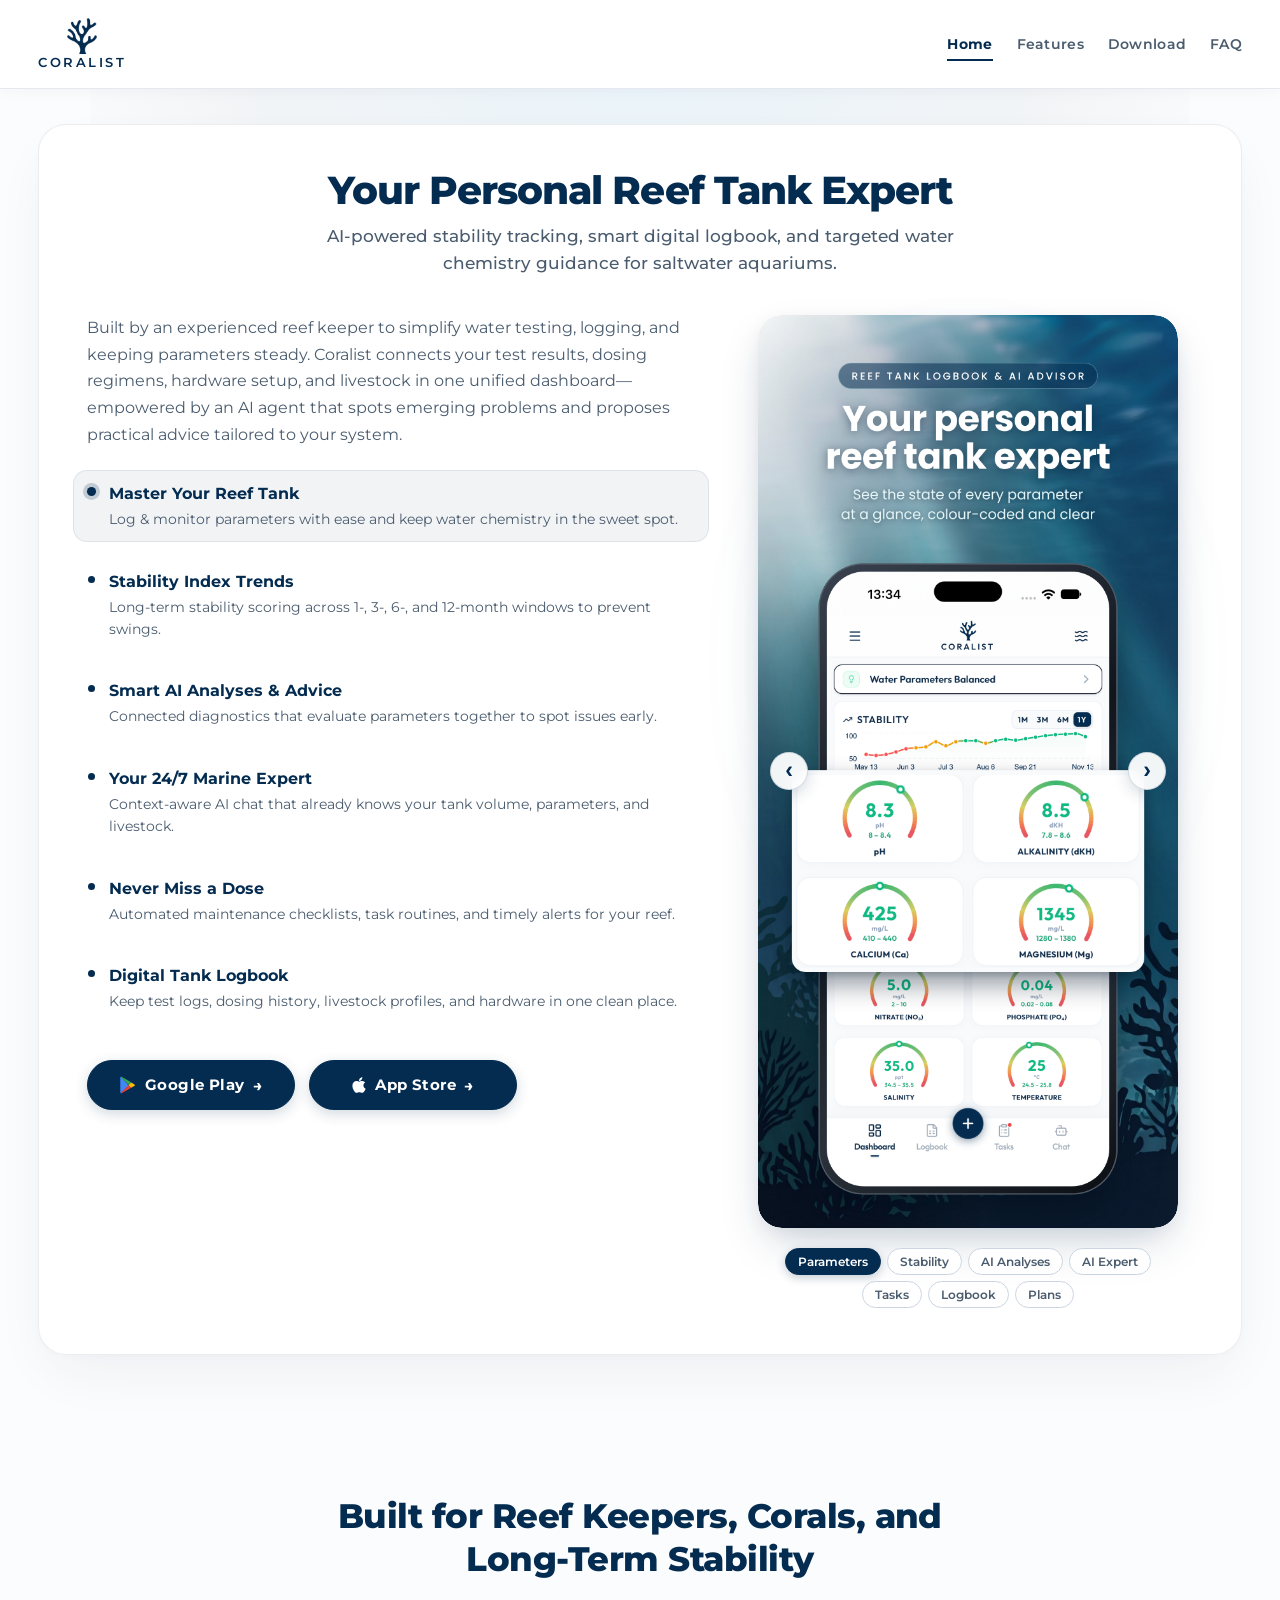
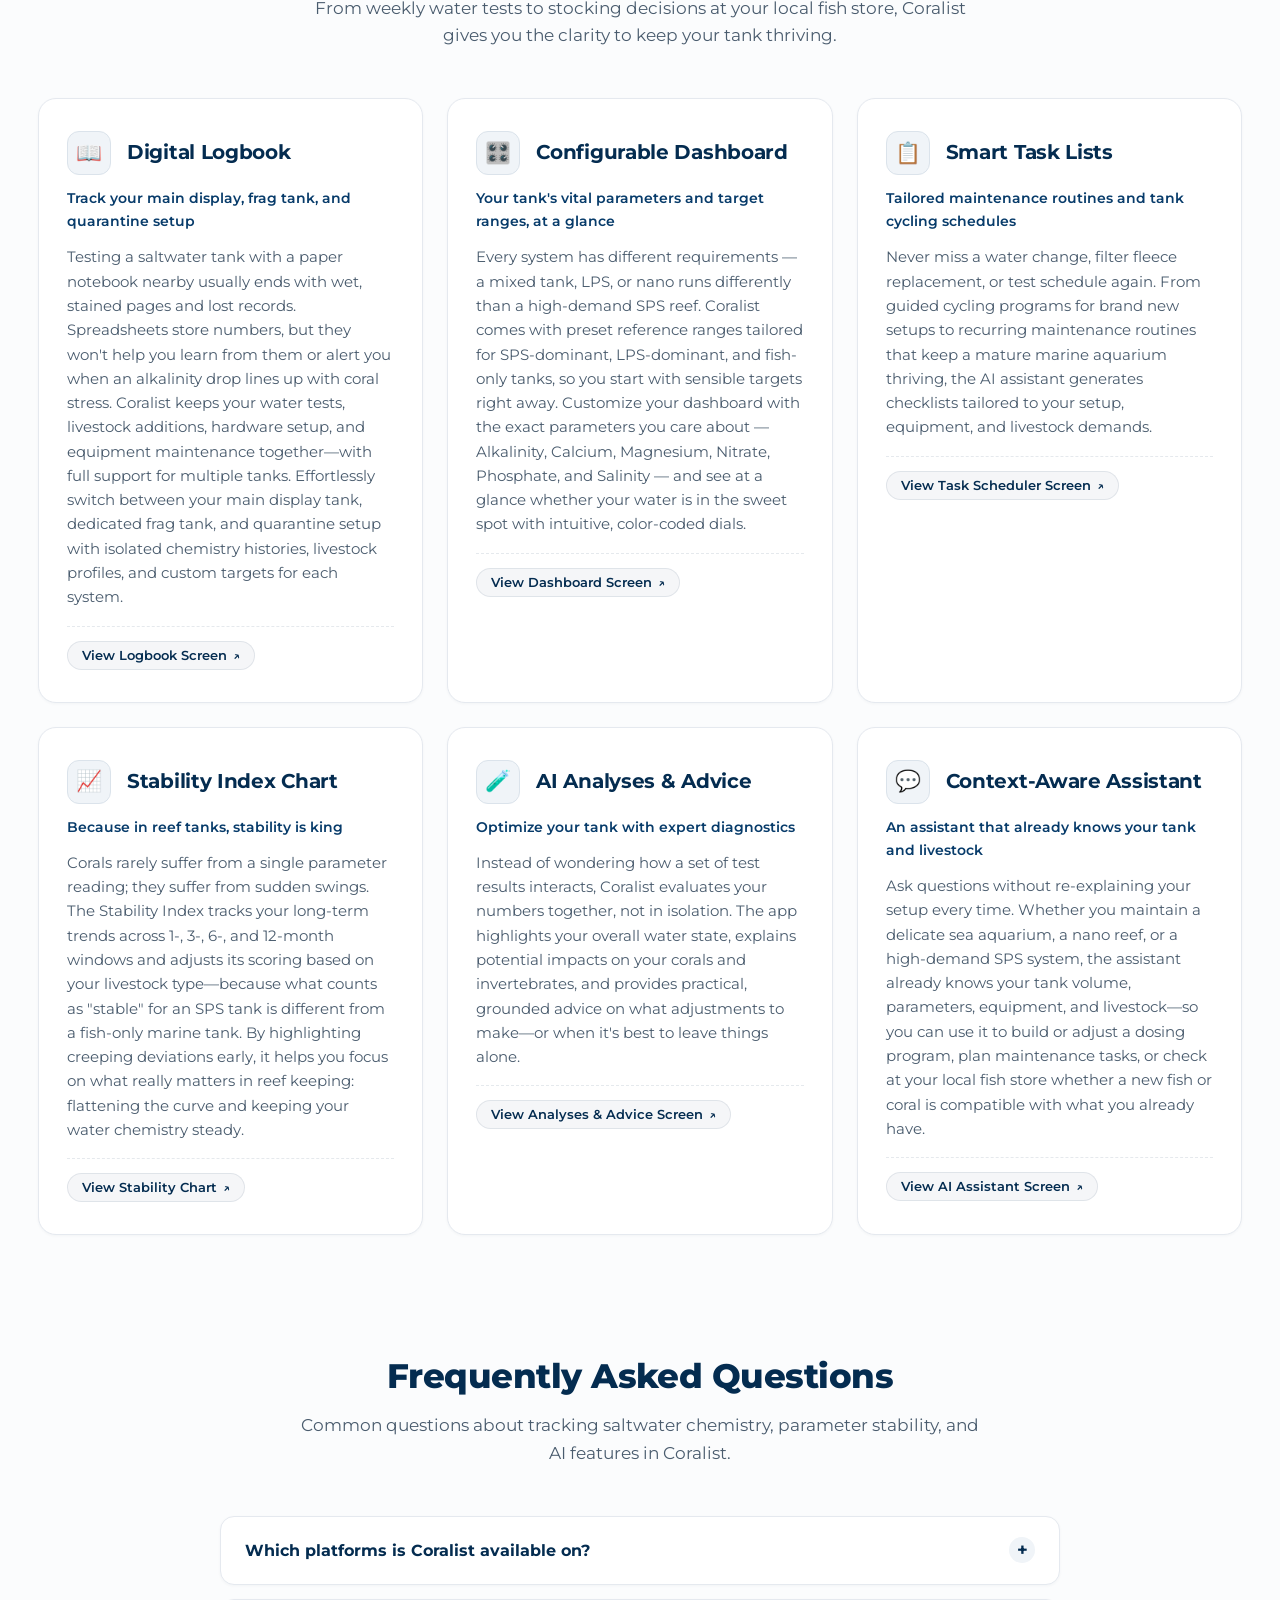
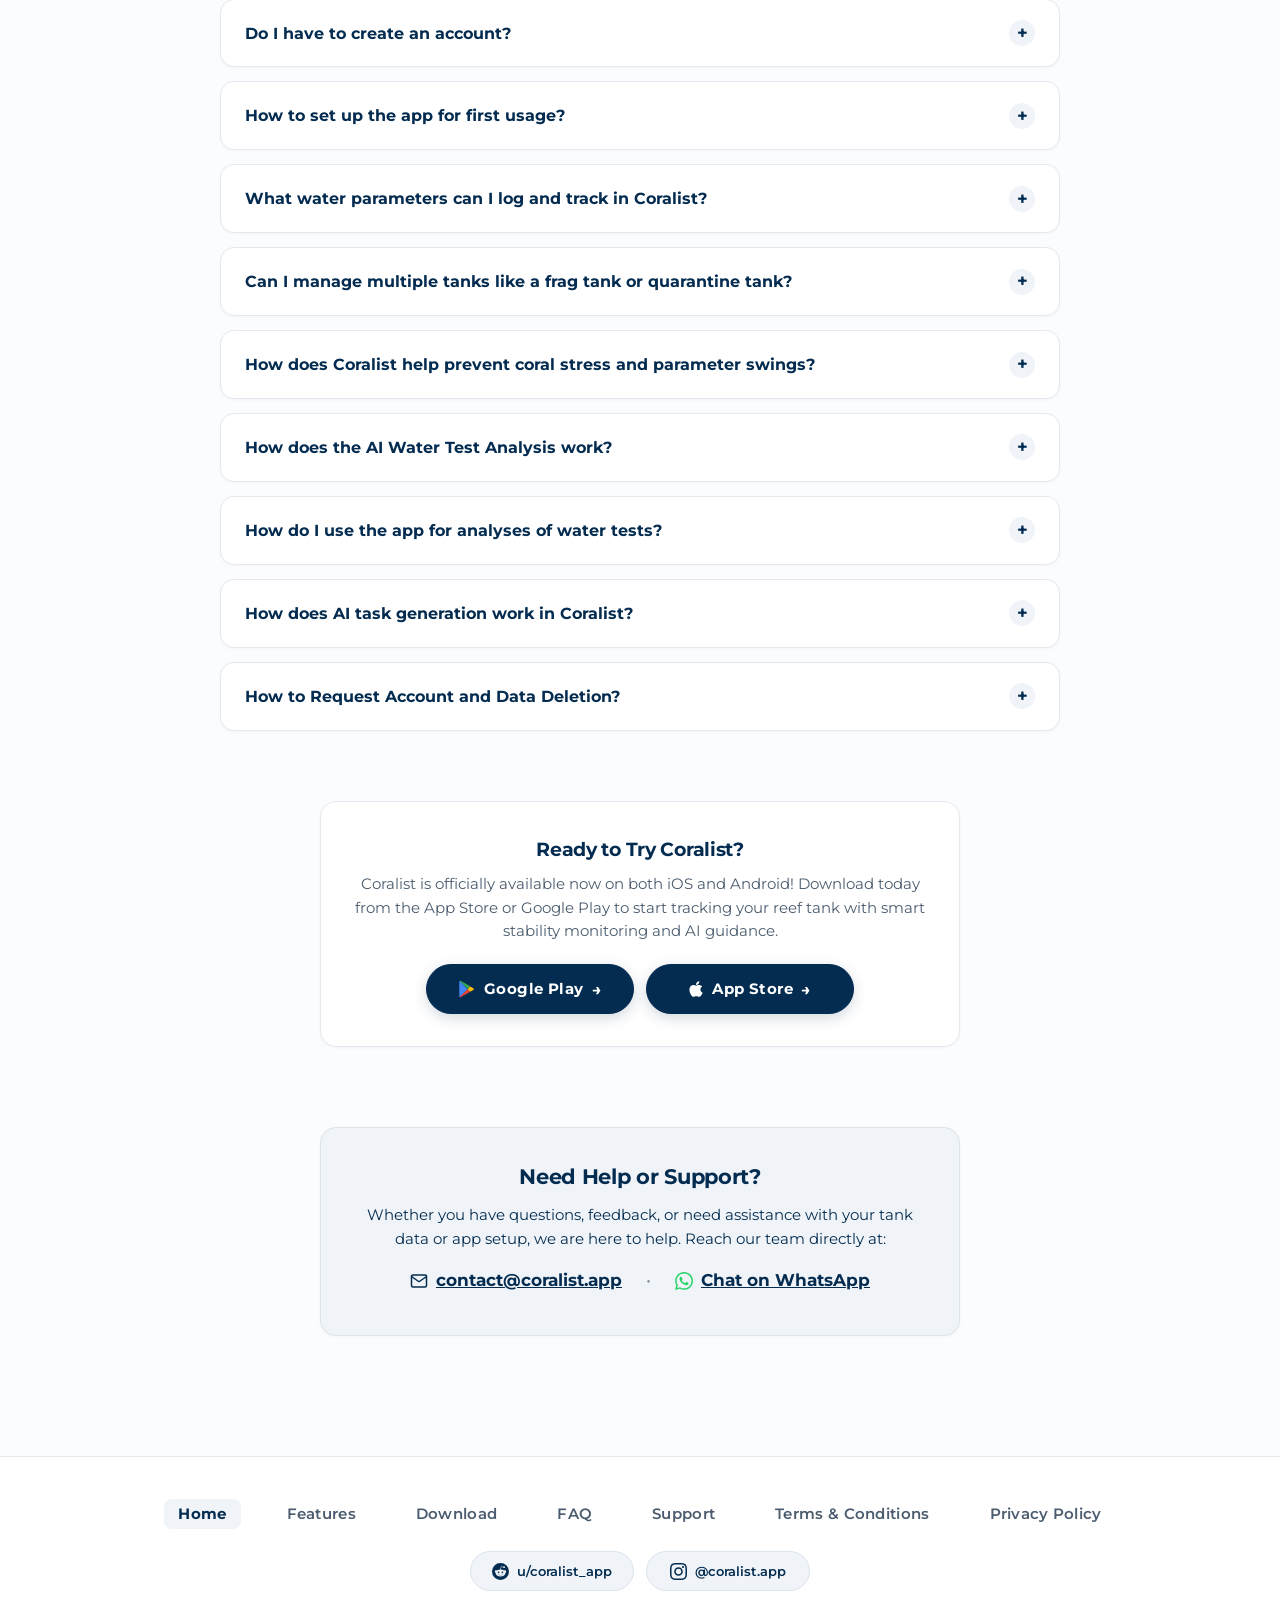
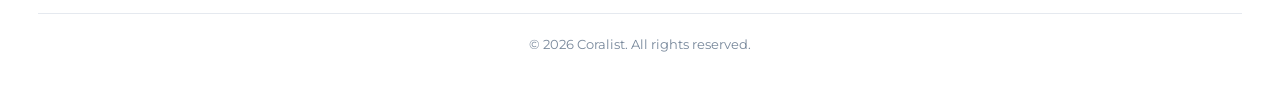
<file: index.html>
<!DOCTYPE html>
<html lang="en">

<head>
  <meta charset="UTF-8">
  <meta name="viewport" content="width=device-width, initial-scale=1.0">
  <title>Coralist — Reef Tank Logbook and AI Advisor</title>
  <meta name="description"
    content="Coralist is the smart reef tank logbook, water chemistry tracker and AI Advisor. Monitor parameter stability, log saltwater tests, and get AI guidance tailored to your corals.">
  <meta name="keywords"
    content="reef tank logbook, saltwater aquarium tracker, marine aquarium water testing, sea aquarium parameters, coral care app, reef tank app, alkalinity stability">
  <link rel="canonical" href="https://coralist.app/">

  <!-- Open Graph / Facebook / Discord / WhatsApp / Forums -->
  <meta property="og:type" content="website">
  <meta property="og:url" content="https://coralist.app/">
  <meta property="og:title" content="Coralist — Reef Tank Logbook and AI Advisor">
  <meta property="og:description"
    content="Coralist is the smart reef tank logbook, water chemistry tracker and AI Advisor. Monitor parameter stability, log saltwater tests, and get AI guidance tailored to your corals.">
  <meta property="og:image" content="https://coralist.app/assets/logo-premium-clean.png">
  <meta property="og:image:secure_url" content="https://coralist.app/assets/logo-premium-clean.png">
  <meta property="og:image:type" content="image/png">
  <meta property="og:image:width" content="1024">
  <meta property="og:image:height" content="1024">
  <meta property="og:image:alt" content="Coralist App Logo">
  <meta property="og:site_name" content="Coralist">

  <!-- Twitter Card -->
  <meta name="twitter:card" content="summary">
  <meta name="twitter:url" content="https://coralist.app/">
  <meta name="twitter:title" content="Coralist — Reef Tank Logbook and AI Advisor">
  <meta name="twitter:description"
    content="Coralist is the smart reef tank advisor, logbook, and water chemistry tracker. Monitor parameter stability, log saltwater tests, and get AI guidance tailored to your corals.">
  <meta name="twitter:image" content="https://coralist.app/assets/logo-premium-clean.png">
  <meta name="twitter:image:alt" content="Coralist App Logo">

  <!-- Mobile Browser Theme Color -->
  <meta name="theme-color" content="#042c50">

  <!-- Favicons -->
  <link rel="icon" type="image/svg+xml" href="assets/favicon.svg">
  <link rel="icon" type="image/png" sizes="32x32" href="assets/favicon-dark-32x32.png"
    media="(prefers-color-scheme: dark)">
  <link rel="icon" type="image/png" sizes="32x32" href="assets/favicon-32x32.png" media="(prefers-color-scheme: light)">
  <link rel="icon" type="image/png" href="assets/coral-header-dark-thinned.png" media="(prefers-color-scheme: dark)">
  <link rel="icon" type="image/png" href="assets/coral-header-light-thinned.png" media="(prefers-color-scheme: light)">
  <link rel="apple-touch-icon" href="assets/coral-silhouette.png">
  <link rel="stylesheet" href="styles.css?v=9.4">

  <!-- Schema.org Structured Data -->
  <script type="application/ld+json">
  {
    "@context": "https://schema.org",
    "@graph": [
      {
        "@type": "SoftwareApplication",
        "name": "Coralist",
        "applicationCategory": "UtilitiesApplication",
        "operatingSystem": "iOS, Android",
        "downloadUrl": [
          "https://apps.apple.com/us/app/coralist/id6818763544",
          "https://play.google.com/store/apps/details?id=com.naumiq.coralist&pcampaignid=web_share"
        ],
        "description": "Smart digital logbook and water chemistry companion for reef tank, marine aquarium, and sea aquarium keepers. Track alkalinity, calcium, nitrate, phosphate, and stability trends with context-aware AI analysis.",
        "url": "https://coralist.app/",
        "image": "https://coralist.app/assets/screenshots/coralist-appstore-iphone69-01-hero.png",
        "screenshot": "https://coralist.app/assets/screenshots/coralist-appstore-iphone69-01-hero.png",
        "offers": {
          "@type": "Offer",
          "price": "0",
          "priceCurrency": "USD",
          "availability": "https://schema.org/InStock"
        }
      },
      {
        "@type": "Organization",
        "name": "Coralist",
        "url": "https://coralist.app/",
        "logo": "https://coralist.app/assets/logo-premium-clean.png",
        "sameAs": [
          "https://www.reddit.com/user/coralist_app/",
          "https://www.instagram.com/coralist.app/"
        ],
        "contactPoint": {
          "@type": "ContactPoint",
          "email": "contact@coralist.app",
          "contactType": "Customer Support"
        }
      },
      {
        "@type": "FAQPage",
        "mainEntity": [
          {
            "@type": "Question",
            "name": "Which platforms is Coralist available on?",
            "acceptedAnswer": {
              "@type": "Answer",
              "text": "Coralist is officially available now on both iOS (iPhone & iPad) via the Apple App Store and Android via Google Play."
            }
          },
          {
            "@type": "Question",
            "name": "Do I have to create an account?",
            "acceptedAnswer": {
              "@type": "Answer",
              "text": "Only if you want to use cloud backup of your data and AI expert analyses. You can log parameters and use core features locally without an account, but creating an account is required if you want secure cloud backup across your devices and access to AI expert analyses."
            }
          },
          {
            "@type": "Question",
            "name": "How to set up the app for first usage?",
            "acceptedAnswer": {
              "@type": "Answer",
              "text": "Setting up Coralist for first usage is quick: 1. Click on Logbook in the bottom navigation. 2. Click on the Fish Icon in the top sub-menu to add your livestock. 3. Click on '+ Add Livestock'. 4. Fill in the details of the livestock being added. 5. Click on the Doser icon in the Logbook pane and click on 'Add Dosing'. 6. Add the details of your dosing solution. 7. Click on Hardware then click on 'Add Hardware'. 8. Add the details of your aquarium devices and equipment."
            }
          },
          {
            "@type": "Question",
            "name": "What water parameters can I log and track in Coralist?",
            "acceptedAnswer": {
              "@type": "Answer",
              "text": "Coralist supports logging and tracking all essential saltwater and reef aquarium parameters: Alkalinity (dKH), Calcium (Ca), Magnesium (Mg), Nitrate (NO₃), Phosphate (PO₄), Salinity (34–36 ppt / SG), Potassium (K), Boron (B), Iodine (I), Silicon (Si), Ammonia, Nitrite, pH, and Temperature. You can configure custom target ranges or use presets tailored for SPS-dominant, LPS, or mixed reefs."
            }
          },
          {
            "@type": "Question",
            "name": "Can I manage multiple tanks like a frag tank or quarantine tank?",
            "acceptedAnswer": {
              "@type": "Answer",
              "text": "Yes. Coralist supports full multi-tank management. You can create separate, dedicated profiles for your main display tank, frag tank, and quarantine tank (QT). Each tank maintains its own independent water chemistry history, custom target parameter ranges, livestock logs, equipment inventory, and AI analysis."
            }
          },
          {
            "@type": "Question",
            "name": "How does Coralist help prevent coral stress and parameter swings?",
            "acceptedAnswer": {
              "@type": "Answer",
              "text": "In reef aquariums, stability is king. Coralist's Stability Index tracks your parameters across 1-, 3-, 6-, and 12-month windows, scoring stability based on your livestock requirements to highlight creeping deviations before visible coral stress occurs."
            }
          },
          {
            "@type": "Question",
            "name": "How does the AI Water Test Analysis work?",
            "acceptedAnswer": {
              "@type": "Answer",
              "text": "Instead of evaluating each test result in isolation, Coralist's AI analyzes your parameters collectively. It takes into account historical trends, tank volume, coral sensitivity, and dosing routines to provide practical guidance on adjustments—or advise when it is best to leave things alone."
            }
          },
          {
            "@type": "Question",
            "name": "How do I use the app for analyses of water tests?",
            "acceptedAnswer": {
              "@type": "Answer",
              "text": "Using Coralist for water test analyses is simple: 1. Click the '+' button in the bottom navigation to add a new record. 2. Select 'Water test' from the category dropdown menu. 3. Enter your measured parameters or upload ICP PDF results, and submit. 4. The app calls the specialized AI Agent to analyze your current parameters against your historical trends, tank configuration, and livestock demands. 5. The AI Agent generates a comprehensive report with biological impact diagnostics and actionable dosing advice."
            }
          },
          {
            "@type": "Question",
            "name": "How does AI task generation work in Coralist?",
            "acceptedAnswer": {
              "@type": "Answer",
              "text": "Coralist's AI assistant creates personalized maintenance routines based directly on your tank's specifications—including water volume, maturity, equipment setup, livestock, and testing history. Whether you need a step-by-step cycling protocol for a brand-new system, a recovery routine after parameter swings, or recurring maintenance for skimmer cleaning, dosing refills, and media swaps, the AI drafts an actionable schedule that you can customize, set reminders for, and track with a single tap."
            }
          },
          {
            "@type": "Question",
            "name": "How to Request Account and Data Deletion?",
            "acceptedAnswer": {
              "@type": "Answer",
              "text": "In accordance with Google Play Developer Policies and data privacy regulations (GDPR and CCPA), Coralist provides full control over your personal data. You can delete your account and all associated data at any time using either of the following methods: Method 1: Delete Directly in the Mobile App (Instant) — 1. Open the Coralist app on your device. 2. Tap the menu icon in the top navigation bar to open the Settings Drawer. 3. Scroll down to the bottom section. 4. Tap 'Delete Account'. 5. Confirm the deletion prompt. Your session will immediately end, and your account will be marked for permanent removal. Method 2: Request Deletion via Email (If the app is uninstalled) — Send an email to contact@coralist.app with the subject 'Account and Data Deletion Request' stating that you wish to delete your Coralist account and providing your account email. What Data is Permanently Deleted: Account credentials, email address, authentication records; aquarium profiles, tank specifications, livestock records; all water parameter logs, testing history, dosing records, logbook entries; scheduled tasks and notifications; AI chat history and advice logs. Data Retention and Processing Window: In-app requests are processed immediately; email requests within 48 hours; all database records and backup archives are completely expunged within 30 days. Note on Active Subscriptions: Deleting your account does not cancel active store subscriptions; please cancel directly in your device store settings."
            }
          }
        ]
      }
    ]
  }
  </script>
</head>

<body>

  <!-- Site Header -->
  <header class="site-header">
    <div class="container nav-row">
      <!-- Left: Logo with Coralist centered underneath -->
      <a href="index.html" class="brand-link" aria-label="Coralist Home">
        <img src="assets/coral-header-light-thinned.png" alt="Coralist Logo" class="brand-icon-img" width="30"
          height="36">
        <span class="brand-text">Coralist</span>
      </a>

      <!-- Right: Navigation -->
      <nav class="site-nav">
        <ul class="nav-links">
          <li><a href="index.html" class="active">Home</a></li>
          <li><a href="#features">Features</a></li>
          <li><a href="#download">Download</a></li>
          <li><a href="#faq">FAQ</a></li>
        </ul>
      </nav>


      <button class="mobile-toggle-btn" aria-label="Toggle navigation" aria-expanded="false">
        <span class="hamburger-bar"></span>
        <span class="hamburger-bar"></span>
        <span class="hamburger-bar"></span>
      </button>
    </div>
  </header>
  <!-- Main Content -->
  <main>
    <div class="container">
      <!-- Hero Section -->
      <section class="hero-section">
        <!-- Product Preview Card -->
        <div class="showcase-card">
          <div class="showcase-header">
            <h1>Your Personal Reef Tank Expert</h1>
            <p class="hero-tagline">AI-powered stability tracking, smart digital logbook, and targeted water chemistry
              guidance for saltwater aquariums.</p>
          </div>

          <div class="showcase-text-col">
            <p class="hero-lead-text">
              Built by an experienced reef keeper to simplify water testing, logging, and keeping parameters steady.
              Coralist connects your test results, dosing regimens, hardware setup, and livestock in one unified
              dashboard—empowered by an AI agent that spots emerging problems and proposes practical advice tailored to
              your system.
            </p>

            <ul class="feature-list">
              <li class="feature-item is-active" data-slide="0">
                <span class="feature-bullet"></span>
                <div>
                  <strong>Master Your Reef Tank</strong>
                  <span class="feature-sub">Log &amp; monitor parameters with ease and keep water chemistry in the sweet spot.</span>
                </div>
              </li>

              <li class="feature-item" data-slide="1">
                <span class="feature-bullet"></span>
                <div>
                  <strong>Stability Index Trends</strong>
                  <span class="feature-sub">Long-term stability scoring across 1-, 3-, 6-, and 12-month windows to prevent swings.</span>
                </div>
              </li>

              <li class="feature-item" data-slide="2">
                <span class="feature-bullet"></span>
                <div>
                  <strong>Smart AI Analyses &amp; Advice</strong>
                  <span class="feature-sub">Connected diagnostics that evaluate parameters together to spot issues early.</span>
                </div>
              </li>

              <li class="feature-item" data-slide="3">
                <span class="feature-bullet"></span>
                <div>
                  <strong>Your 24/7 Marine Expert</strong>
                  <span class="feature-sub">Context-aware AI chat that already knows your tank volume, parameters, and livestock.</span>
                </div>
              </li>

              <li class="feature-item" data-slide="4">
                <span class="feature-bullet"></span>
                <div>
                  <strong>Never Miss a Dose</strong>
                  <span class="feature-sub">Automated maintenance checklists, task routines, and timely alerts for your reef.</span>
                </div>
              </li>

              <li class="feature-item" data-slide="5">
                <span class="feature-bullet"></span>
                <div>
                  <strong>Digital Tank Logbook</strong>
                  <span class="feature-sub">Keep test logs, dosing history, livestock profiles, and hardware in one clean place.</span>
                </div>
              </li>
            </ul>

            <div class="hero-cta-group">
              <div class="btn-group hero-buttons">
                <a href="https://play.google.com/store/apps/details?id=com.naumiq.coralist&pcampaignid=web_share"
                  target="_blank" rel="noopener noreferrer" class="btn btn-primary btn-cta btn-store-hero"
                  id="hero-play-store-btn" title="Download Coralist on Google Play">
                  <svg class="play-svg" viewBox="0 0 512 512" width="18" height="18" aria-hidden="true">
                    <path fill="#4285F4"
                      d="M47.7 24.5C40.6 32 36.6 43.6 36.6 58.7v394.6c0 15.1 4 26.7 11.1 34.2l1.9 1.8 221-221v-4.6L49.6 22.7l-1.9 1.8z" />
                    <path fill="#FBBC04"
                      d="M344.2 337.3l-73.6-73.6v-4.6l73.6-73.6 1.8 1 87.2 49.5c24.9 14.1 24.9 37.3 0 51.5l-87.2 49.5-1.8.8z" />
                    <path fill="#EA4335" d="M346 336.5L270.6 261 49.6 482c8.2 8.7 21.8 9.8 37 1.2l259.4-146.7z" />
                    <path fill="#34A853" d="M346 175.5L86.6 28.8c-15.2-8.6-28.8-7.5-37 1.2L270.6 251 346 175.5z" />
                  </svg>
                  <span>Google Play</span>
                  <span class="btn-arrow" aria-hidden="true">→</span>
                </a>
                <a href="https://apps.apple.com/us/app/coralist/id6818763544"
                  target="_blank" rel="noopener noreferrer" class="btn btn-primary btn-cta btn-store-hero"
                  id="hero-apple-store-btn" title="Download Coralist on the App Store">
                  <svg viewBox="0 0 384 512" width="16" height="18" fill="currentColor" aria-hidden="true">
                    <path
                      d="M318.7 268.7c-.2-36.7 16.4-64.4 50-84.8-18.8-26.9-47.2-41.7-84.7-44.6-35.5-2.8-74.3 20.7-88.5 20.7-15 0-49.4-19.7-76.4-19.7C63.3 141.2 4 184.8 4 273.5q0 39.3 14.4 81.2c12.8 36.7 59 126.7 107.2 125.2 25.2-.6 43-17.9 75.8-17.9 31.8 0 48.3 17.9 76.4 17.9 48.6-.7 90.4-82.5 102.6-119.3-65.2-30.7-61.7-90-61.7-91.9m-56.6-164.2c27.3-32.4 24.8-61.9 24-72.5-24.1 1.4-52 16.4-67.9 34.9-17.5 19.8-27.8 44.3-25.6 71.9 26.1 2 49.9-11.4 69.5-34.3" />
                  </svg>
                  <span>App Store</span>
                  <span class="btn-arrow" aria-hidden="true">→</span>
                </a>
              </div>
            </div>
          </div>

          <div class="showcase-mockup-col">
            <div class="gallery-container" aria-label="Coralist Mobile App Gallery">


              <!-- Phone Frame with Slides and Overlay Arrows -->
              <div class="phone-mockup-frame gallery-frame">
                <button class="overlay-nav-btn prev-btn" aria-label="Previous screenshot">‹</button>
                <button class="overlay-nav-btn next-btn" aria-label="Next screenshot">›</button>

                <div class="gallery-slides" id="gallery-slides">
                  <div class="gallery-slide active" data-slide-index="0">
                    <img src="assets/screenshots/coralist-appstore-iphone69-01-hero.png"
                      alt="Coralist Mobile App - Your Personal Reef Tank Expert" width="1320"
                      height="2868" fetchpriority="high">
                  </div>
                  <div class="gallery-slide" data-slide-index="1">
                    <img src="assets/screenshots/coralist-appstore-iphone69-02-stability.png"
                      alt="Coralist Stability Index - Stability is King, Long-Term Trend Scoring" width="1320"
                      height="2868" loading="lazy">
                  </div>
                  <div class="gallery-slide" data-slide-index="2">
                    <img src="assets/screenshots/coralist-appstore-iphone69-03-analysis.png"
                      alt="Coralist Smart AI Analyses - Advice That Sees the Whole Picture" width="1320"
                      height="2868" loading="lazy">
                  </div>
                  <div class="gallery-slide" data-slide-index="3">
                    <img src="assets/screenshots/coralist-appstore-iphone69-04-chat.png"
                      alt="Coralist 24/7 AI Marine Expert - Ask Anything, Context-Aware Tank Assistant" width="1320"
                      height="2868" loading="lazy">
                  </div>
                  <div class="gallery-slide" data-slide-index="4">
                    <img src="assets/screenshots/coralist-appstore-iphone69-05-tasks.png"
                      alt="Coralist Smart Tasks &amp; Schedules - Never Miss a Dose, Timely Alerts" width="1320"
                      height="2868" loading="lazy">
                  </div>
                  <div class="gallery-slide" data-slide-index="5">
                    <img src="assets/screenshots/coralist-appstore-iphone69-06-logbook.png"
                      alt="Coralist Digital Logbook - Your Whole Tank in One Place" width="1320"
                      height="2868" loading="lazy">
                  </div>
                  <div class="gallery-slide" data-slide-index="6">
                    <img src="assets/screenshots/coralist-appstore-iphone69-07-plans.png"
                      alt="Coralist Plans &amp; Pricing - Start Free, Grow When Ready" width="1320"
                      height="2868" loading="lazy">
                  </div>
                </div>
              </div>

              <!-- Interactive Dots / Tabs below app screenshots -->
              <div class="gallery-indicators" role="tablist" aria-label="App preview screens">
                <div class="indicators-row">
                  <button class="indicator-dot active" data-index="0" role="tab"
                    aria-selected="true">Parameters</button>
                  <button class="indicator-dot" data-index="1" role="tab" aria-selected="false">Stability</button>
                  <button class="indicator-dot" data-index="2" role="tab" aria-selected="false">AI Analyses</button>
                  <button class="indicator-dot" data-index="3" role="tab" aria-selected="false">AI Expert</button>
                </div>
                <div class="indicators-row">
                  <button class="indicator-dot" data-index="4" role="tab" aria-selected="false">Tasks</button>
                  <button class="indicator-dot" data-index="5" role="tab" aria-selected="false">Logbook</button>
                  <button class="indicator-dot" data-index="6" role="tab" aria-selected="false">Plans</button>
                </div>
              </div>

            </div>
          </div>
        </div>

      </section>

      <!-- Detailed 6-Feature Breakdown Section -->
      <section class="features-section" id="features">
        <div class="section-header">
          <h2>Built for Reef Keepers, Corals, and Long-Term Stability</h2>
          <p>
            From weekly water tests to stocking decisions at your local fish store, Coralist gives you the clarity
            to keep your tank thriving.
          </p>
        </div>

        <!-- 6-Feature Grid (2 Rows of 3 Cards) -->
        <div class="features-grid">
          <!-- 1. Digital Logbook -->
          <div class="feature-card">
            <div class="feature-card-header">
              <div class="feature-card-icon">📖</div>
              <h3>Digital Logbook</h3>
            </div>
            <div class="feature-tagline">Track your main display, frag tank, and quarantine setup</div>
            <p>
              Testing a saltwater tank with a paper notebook nearby usually ends with wet, stained pages and lost
              records. Spreadsheets store numbers, but they won't help you learn from them or alert you when an
              alkalinity drop lines up with coral stress. Coralist keeps your water tests, livestock additions,
              hardware setup, and equipment maintenance together—with full support for multiple tanks. Effortlessly
              switch between your main display tank, dedicated frag tank, and quarantine setup with isolated
              chemistry histories, livestock profiles, and custom targets for each system.
            </p>
            <div class="feature-card-action">
              <button class="feature-preview-btn" data-open-screenshot="5" aria-label="View Digital Logbook screenshot">
                <span>View Logbook Screen</span>
                <span class="preview-arrow" aria-hidden="true">↗</span>
              </button>
            </div>
          </div>

          <!-- 2. Configurable Dashboard -->
          <div class="feature-card">
            <div class="feature-card-header">
              <div class="feature-card-icon">🎛️</div>
              <h3>Configurable Dashboard</h3>
            </div>
            <div class="feature-tagline">Your tank's vital parameters and target ranges, at a glance</div>
            <p>
              Every system has different requirements — a mixed tank, LPS, or nano runs differently than a
              high-demand SPS reef. Coralist comes with preset reference ranges tailored for SPS-dominant, LPS-dominant,
              and fish-only tanks, so you start with sensible targets right away. Customize your dashboard with the
              exact parameters you care about — Alkalinity, Calcium, Magnesium, Nitrate, Phosphate, and Salinity — and
              see at a glance whether
              your water is in the sweet spot with intuitive, color-coded dials.
            </p>
            <div class="feature-card-action">
              <button class="feature-preview-btn" data-open-screenshot="0"
                aria-label="View Dashboard Parameters screenshot">
                <span>View Dashboard Screen</span>
                <span class="preview-arrow" aria-hidden="true">↗</span>
              </button>
            </div>
          </div>

          <!-- 3. Smart Task Lists -->
          <div class="feature-card">
            <div class="feature-card-header">
              <div class="feature-card-icon">📋</div>
              <h3>Smart Task Lists</h3>
            </div>
            <div class="feature-tagline">Tailored maintenance routines and tank cycling schedules</div>
            <p>
              Never miss a water change, filter fleece replacement, or test schedule again. From guided cycling programs
              for brand new setups to recurring maintenance routines that keep a mature marine aquarium thriving, the AI
              assistant generates checklists tailored to your setup, equipment, and livestock demands.
            </p>
            <div class="feature-card-action">
              <button class="feature-preview-btn" data-open-screenshot="4"
                aria-label="View Smart Task Lists screenshot">
                <span>View Task Scheduler Screen</span>
                <span class="preview-arrow" aria-hidden="true">↗</span>
              </button>
            </div>
          </div>

          <!-- 4. Stability Index Chart -->
          <div class="feature-card">
            <div class="feature-card-header">
              <div class="feature-card-icon">📈</div>
              <h3>Stability Index Chart</h3>
            </div>
            <div class="feature-tagline">Because in reef tanks, stability is king</div>
            <p>
              Corals rarely suffer from a single parameter reading; they suffer from sudden swings. The Stability Index
              tracks your long-term trends across 1-, 3-, 6-, and 12-month windows and adjusts its scoring
              based on your livestock type—because what counts as "stable" for an SPS tank is different from a
              fish-only marine tank. By highlighting creeping deviations early, it helps you focus on what really
              matters in
              reef keeping: flattening the curve and keeping your water chemistry steady.
            </p>
            <div class="feature-card-action">
              <button class="feature-preview-btn" data-open-screenshot="1"
                aria-label="View Stability Index Chart screenshot">
                <span>View Stability Chart</span>
                <span class="preview-arrow" aria-hidden="true">↗</span>
              </button>
            </div>
          </div>

          <!-- 5. AI Analyses & Advice -->
          <div class="feature-card">
            <div class="feature-card-header">
              <div class="feature-card-icon">🧪</div>
              <h3>AI Analyses &amp; Advice</h3>
            </div>
            <div class="feature-tagline">Optimize your tank with expert diagnostics</div>
            <p>
              Instead of wondering how a set of test results interacts, Coralist evaluates your numbers together, not
              in isolation. The app highlights your overall water state, explains potential impacts on your corals and
              invertebrates, and provides practical, grounded advice on what adjustments to make—or when it's best to
              leave things alone.
            </p>
            <div class="feature-card-action">
              <button class="feature-preview-btn" data-open-screenshot="2"
                aria-label="View AI Analyses and Advice screenshot">
                <span>View Analyses &amp; Advice Screen</span>
                <span class="preview-arrow" aria-hidden="true">↗</span>
              </button>
            </div>
          </div>

          <!-- 6. Context-Aware Assistant -->
          <div class="feature-card">
            <div class="feature-card-header">
              <div class="feature-card-icon">💬</div>
              <h3>Context-Aware Assistant</h3>
            </div>
            <div class="feature-tagline">An assistant that already knows your tank and livestock</div>
            <p>
              Ask questions without re-explaining your setup every time. Whether you maintain a delicate sea aquarium,
              a nano reef, or a high-demand SPS system, the assistant already knows your tank volume, parameters,
              equipment, and livestock—so you can use it to build or adjust a dosing program, plan maintenance tasks,
              or check at your local fish store whether a new fish or coral is compatible with what you already have.
            </p>
            <div class="feature-card-action">
              <button class="feature-preview-btn" data-open-screenshot="3"
                aria-label="View Context-Aware Assistant screenshot">
                <span>View AI Assistant Screen</span>
                <span class="preview-arrow" aria-hidden="true">↗</span>
              </button>
            </div>
          </div>
        </div>
      </section>

      <!-- Frequently Asked Questions (SEO & Schema Rich Snippets) -->
      <section class="faq-section" id="faq">
        <div class="section-header">
          <h2>Frequently Asked Questions</h2>
          <p>
            Common questions about tracking saltwater chemistry, parameter stability, and AI features in Coralist.
          </p>
        </div>

        <div class="faq-list">
          <details class="faq-item">
            <summary class="faq-question">
              <span>Which platforms is Coralist available on?</span>
              <span class="faq-icon" aria-hidden="true">+</span>
            </summary>
            <div class="faq-answer">
              <p>
                <strong>Coralist is officially available now on both iOS and Android!</strong>
              </p>
              <p>
                You can download Coralist for iPhone &amp; iPad directly from the <a href="https://apps.apple.com/us/app/coralist/id6818763544"
                  target="_blank" rel="noopener noreferrer"
                  style="color: var(--navy-primary); font-weight: 600; text-decoration: underline;">Apple App Store</a>,
                and for Android devices from <a href="https://play.google.com/store/apps/details?id=com.naumiq.coralist&pcampaignid=web_share"
                  target="_blank" rel="noopener noreferrer"
                  style="color: var(--navy-primary); font-weight: 600; text-decoration: underline;">Google Play</a>
                to start logging tests, tracking parameter stability, and receiving AI advice immediately.
              </p>
            </div>
          </details>

          <details class="faq-item">
            <summary class="faq-question">
              <span>Do I have to create an account?</span>
              <span class="faq-icon" aria-hidden="true">+</span>
            </summary>
            <div class="faq-answer">
              <p>
                Only if you want to use cloud backup of your data and AI expert analyses.
              </p>
              <p>
                You can use Coralist locally to log water parameters, track maintenance tasks, and view stability charts
                without an account. Creating an account is only required if you want secure cloud backup across your
                devices and access to AI expert analyses and recommendations.
              </p>
            </div>
          </details>

          <details class="faq-item" id="faq-app-setup-guide">
            <summary class="faq-question">
              <span>How to set up the app for first usage?</span>
              <span class="faq-icon" aria-hidden="true">+</span>
            </summary>
            <div class="faq-answer">
              <p>
                Setting up Coralist for your reef tank is quick and intuitive. By logging your livestock, dosing
                schedule, and equipment hardware upfront, the app can calculate accurate biological loads, predict
                parameter consumption, and provide contextual AI advice:
              </p>

              <div class="faq-workflow-steps" data-walkthrough="setup">
                <!-- Step 1 -->
                <div class="workflow-step-card">
                  <div class="step-badge"><span>Step</span> <span>1</span></div>
                  <div class="step-img-box">
                    <img src="assets/screenshots/setup-step-1-click-log.jpg"
                      alt="Step 1: Click on Logbook in the bottom navigation" width="764" height="1024" loading="lazy">
                  </div>
                  <div class="step-info">
                    <h4>Click on Logbook</h4>
                    <p>Tap <strong>Logbook</strong> in the bottom navigation bar to open your aquarium management hub.
                    </p>
                  </div>
                </div>

                <!-- Step 2 -->
                <div class="workflow-step-card">
                  <div class="step-badge"><span>Step</span> <span>2</span></div>
                  <div class="step-img-box">
                    <img src="assets/screenshots/setup-step-2-fish-icon.jpg"
                      alt="Step 2: Click on the Fish Icon to add your livestock" width="764" height="1024"
                      loading="lazy">
                  </div>
                  <div class="step-info">
                    <h4>Select Fish Icon</h4>
                    <p>Click on the <strong>Fish Icon</strong> in the top sub-navigation to manage your aquarium
                      livestock.</p>
                  </div>
                </div>

                <!-- Step 3 -->
                <div class="workflow-step-card">
                  <div class="step-badge"><span>Step</span> <span>3</span></div>
                  <div class="step-img-box">
                    <img src="assets/screenshots/setup-step-3-add-livestock.jpg" alt="Step 3: Click on Add Livestock"
                      width="764" height="1024" loading="lazy">
                  </div>
                  <div class="step-info">
                    <h4>Click on Add Livestock</h4>
                    <p>Tap the blue <strong>+ Add Livestock</strong> button to register a new coral, fish, or
                      invertebrate.</p>
                  </div>
                </div>

                <!-- Step 4 -->
                <div class="workflow-step-card">
                  <div class="step-badge"><span>Step</span> <span>4</span></div>
                  <div class="step-img-box">
                    <img src="assets/screenshots/setup-step-4-livestock-details.jpg"
                      alt="Step 4: Fill the details of the livestock being added" width="764" height="1024"
                      loading="lazy">
                  </div>
                  <div class="step-info">
                    <h4>Fill Livestock Details</h4>
                    <p>Enter the species name, quantity, introduction date, and placement notes, then save.</p>
                  </div>
                </div>

                <!-- Step 5 -->
                <div class="workflow-step-card">
                  <div class="step-badge"><span>Step</span> <span>5</span></div>
                  <div class="step-img-box">
                    <img src="assets/screenshots/setup-step-5-doser-icon.jpg"
                      alt="Step 5: Click on the Doser icon in the Log pane and click on Add Dosing" width="764"
                      height="1024" loading="lazy">
                  </div>
                  <div class="step-info">
                    <h4>Select Doser Icon &amp; Add Dosing</h4>
                    <p>Click on the <strong>Doser icon</strong> in the Log pane, then tap <strong>Add Dosing</strong>.
                    </p>
                  </div>
                </div>

                <!-- Step 6 -->
                <div class="workflow-step-card">
                  <div class="step-badge"><span>Step</span> <span>6</span></div>
                  <div class="step-img-box">
                    <img src="assets/screenshots/setup-step-6-dosing-details.jpg"
                      alt="Step 6: Add the details of the dosing solution" width="764" height="1024" loading="lazy">
                  </div>
                  <div class="step-info">
                    <h4>Add Dosing Details</h4>
                    <p>Enter your additive details (element, brand, concentration, daily volume, and dosing schedule).
                    </p>
                  </div>
                </div>

                <!-- Step 7 -->
                <div class="workflow-step-card">
                  <div class="step-badge"><span>Step</span> <span>7</span></div>
                  <div class="step-img-box">
                    <img src="assets/screenshots/setup-step-7-hardware-add.jpg"
                      alt="Step 7: Click on Hardware then click on Add Hardware" width="764" height="1024"
                      loading="lazy">
                  </div>
                  <div class="step-info">
                    <h4>Click Hardware &amp; Add Hardware</h4>
                    <p>Click on the <strong>Hardware</strong> tab in the Log pane, then tap <strong>Add
                        Hardware</strong>.</p>
                  </div>
                </div>

                <!-- Step 8 -->
                <div class="workflow-step-card">
                  <div class="step-badge"><span>Step</span> <span>8</span></div>
                  <div class="step-img-box">
                    <img src="assets/screenshots/setup-step-8-device-details.jpg"
                      alt="Step 8: Add the details of your devices" width="764" height="1024" loading="lazy">
                  </div>
                  <div class="step-info">
                    <h4>Add Device Details</h4>
                    <p>Catalogue your equipment (lighting, skimmer, return pump, wavemaker) and maintenance schedules.
                    </p>
                  </div>
                </div>
              </div>
            </div>
          </details>

          <details class="faq-item">
            <summary class="faq-question">
              <span>What water parameters can I log and track in Coralist?</span>
              <span class="faq-icon" aria-hidden="true">+</span>
            </summary>
            <div class="faq-answer">
              <p>
                Coralist provides full tracking and logging for all essential saltwater and reef aquarium parameters,
                featuring custom target ranges, alert boundaries, and color-coded status dials:
              </p>
              <div class="param-group-grid">
                <div class="param-category">
                  <h4>Major Elements &amp; Foundation</h4>
                  <ul>
                    <li><strong>Alkalinity (dKH):</strong> Carbonate buffer (7–11 dKH) for coral calcification.</li>
                    <li><strong>Calcium (Ca):</strong> Dissolved calcium (400–450 mg/L) for skeletal growth.</li>
                    <li><strong>Magnesium (Mg):</strong> Ionic balance (1250–1450 mg/L) preventing precipitation.</li>
                    <li><strong>Potassium (K):</strong> Essential macro element (380–420 mg/L) for coral coloration and
                      cellular function.</li>
                    <li><strong>Boron (B):</strong> pH buffering and skeletal formation (4–5 mg/L).</li>
                  </ul>
                </div>
                <div class="param-category">
                  <h4>Nutrients &amp; Cycling</h4>
                  <ul>
                    <li><strong>Nitrate (NO₃):</strong> Nutrient management (2–15 mg/L) for zooxanthellae health.</li>
                    <li><strong>Phosphate (PO₄):</strong> Inorganic nutrient tracking (0.02–0.1 mg/L).</li>
                    <li><strong>Ammonia:</strong> Biological filter indicator and cycling status (0 mg/L).</li>
                    <li><strong>Nitrite:</strong> Intermediate nitrogen cycle tracking (0 mg/L).</li>
                  </ul>
                </div>
                <div class="param-category">
                  <h4>Trace Elements &amp; Water Quality</h4>
                  <ul>
                    <li><strong>Iodine (I):</strong> Trace element (0.055–0.07 mg/L) for soft corals and invertebrate
                      health.</li>
                    <li><strong>Silicon (Si):</strong> Dissolved silicate (0–0.2 mg/L) to monitor diatom control.</li>
                    <li><strong>Salinity:</strong> Measured in practical salinity (34–36 ppt) or Specific Gravity (SG).
                    </li>
                    <li><strong>pH &amp; Temperature:</strong> Day/night pH balance (7.8–8.4) and thermal stability (°C
                      /
                      °F).</li>
                  </ul>
                </div>
              </div>
              <p>
                Every parameter comes with customizable target ranges or pre-configured presets tailored for
                SPS-dominant reefs, LPS aquariums, soft corals, or mixed systems.
              </p>
            </div>
          </details>

          <details class="faq-item">
            <summary class="faq-question">
              <span>Can I manage multiple tanks like a frag tank or quarantine tank?</span>
              <span class="faq-icon" aria-hidden="true">+</span>
            </summary>
            <div class="faq-answer">
              <p>
                Yes. Coralist is engineered with full multi-tank support so you can manage your entire setup in one app:
              </p>
              <ul>
                <li><strong>Main Display Tank:</strong> Track long-term stability, coral calcification rates, dosing
                  routines, and livestock compatibility in your showpiece aquarium.</li>
                <li><strong>Frag Tank:</strong> Keep separate logs for coral propagation, accelerated growth parameters,
                  high-intensity lighting cycles, and frag inventories.</li>
                <li><strong>Quarantine Tank (QT):</strong> Monitor new fish and coral arrivals, track prophylactic
                  treatments and medications, and record observation periods completely isolated from your display
                  system.</li>
              </ul>
              <p>
                Each tank has its own independent water chemistry history, custom target ranges, livestock logs,
                equipment profiles, and AI-driven maintenance tasks.
              </p>
            </div>
          </details>

          <details class="faq-item">
            <summary class="faq-question">
              <span>How does Coralist help prevent coral stress and parameter swings?</span>
              <span class="faq-icon" aria-hidden="true">+</span>
            </summary>
            <div class="faq-answer">
              <p>
                In reef keeping, stability is king. Coralist’s Stability Index calculates long-term stability scores
                across 1-, 3-, 6-, and 12-month windows. By flagging creeping trends and sudden swings early, the app
                helps you make gradual corrections before visible coral stress, bleaching, or tissue necrosis occurs.
              </p>
            </div>
          </details>

          <details class="faq-item">
            <summary class="faq-question">
              <span>How does the AI Water Test Analysis work?</span>
              <span class="faq-icon" aria-hidden="true">+</span>
            </summary>
            <div class="faq-answer">
              <p>
                Rather than evaluating individual test numbers in isolation, Coralist analyzes your parameters
                collectively alongside historical trends, aquarium volume, and livestock sensitivity (SPS, LPS, soft
                corals). It diagnoses whether an imbalance is emerging and recommends practical adjustments—or advises
                when it is best to leave things alone to protect stability.
              </p>
            </div>
          </details>

          <details class="faq-item" id="faq-water-test-guide">
            <summary class="faq-question">
              <span>How do I use the app for analyses of water tests?</span>
              <span class="faq-icon" aria-hidden="true">+</span>
            </summary>
            <div class="faq-answer">
              <p>
                Using Coralist to analyze your water tests is fast and seamless. Simply log your latest test results,
                and our specialized AI Agent will cross-examine your readings against historical stability trends,
                aquarium volume, hardware configuration, and livestock demands to generate detailed diagnostics and
                advice:
              </p>

              <div class="faq-workflow-steps" data-walkthrough="water-test">
                <!-- Step 1 -->
                <div class="workflow-step-card">
                  <div class="step-badge"><span>Step</span> <span>1</span></div>
                  <div class="step-img-box">
                    <img src="assets/screenshots/step-1-add-record.jpg"
                      alt="Step 1: Click on the plus button to add a new record" width="764" height="1024"
                      loading="lazy">
                  </div>
                  <div class="step-info">
                    <h4>Click the <strong>+</strong> Button</h4>
                    <p>Tap the dark blue <strong>+</strong> button at the bottom of the navigation bar to create a new
                      tank record.</p>
                  </div>
                </div>

                <!-- Step 2 -->
                <div class="workflow-step-card">
                  <div class="step-badge"><span>Step</span> <span>2</span></div>
                  <div class="step-img-box">
                    <img src="assets/screenshots/step-2-select-water-test.jpg"
                      alt="Step 2: Select Water test from the category dropdown" width="764" height="1024"
                      loading="lazy">
                  </div>
                  <div class="step-info">
                    <h4>Select "Water test"</h4>
                    <p>In the Add Record sheet, choose <strong>Water test</strong> from the category dropdown menu to
                      open parameter inputs.</p>
                  </div>
                </div>

                <!-- Step 3 -->
                <div class="workflow-step-card">
                  <div class="step-badge"><span>Step</span> <span>3</span></div>
                  <div class="step-img-box">
                    <img src="assets/screenshots/step-3-enter-parameters.jpg"
                      alt="Step 3: Enter water parameters and tap Add" width="764" height="1024" loading="lazy">
                  </div>
                  <div class="step-info">
                    <h4>Add Parameters &amp; Submit</h4>
                    <p>Enter your test results (Alkalinity, Calcium, Magnesium, Nitrate, etc.) or upload ICP PDF
                      results, then tap <strong>Add</strong>.</p>
                  </div>
                </div>

                <!-- Step 4 -->
                <div class="workflow-step-card">
                  <div class="step-badge"><span>Step</span> <span>4</span></div>
                  <div class="step-img-box">
                    <img src="assets/screenshots/step-4-ai-agent-analyzing.jpg"
                      alt="Step 4: AI Agent analyzes parameters against tank history and livestock" width="764"
                      height="1024" loading="lazy">
                  </div>
                  <div class="step-info">
                    <h4>AI Agent Analyzes Your Tank</h4>
                    <p>The app calls the AI Agent to analyze your readings against your historical stability, tank
                      equipment, and coral species.</p>
                  </div>
                </div>

                <!-- Step 5 -->
                <div class="workflow-step-card">
                  <div class="step-badge"><span>Step</span> <span>5</span></div>
                  <div class="step-img-box">
                    <img src="assets/screenshots/step-5-ai-advice-report.jpg"
                      alt="Step 5: Receive personalized analyses and dosing advice" width="764" height="1024"
                      loading="lazy">
                  </div>
                  <div class="step-info">
                    <h4>Receive Analyses &amp; Advice</h4>
                    <p>Get a comprehensive diagnostic breakdown with biological impact warnings and actionable dosing
                      recommendations.</p>
                  </div>
                </div>
              </div>
            </div>
          </details>

          <details class="faq-item">
            <summary class="faq-question">
              <span>How does AI task generation work in Coralist?</span>
              <span class="faq-icon" aria-hidden="true">+</span>
            </summary>
            <div class="faq-answer">
              <p>
                Coralist’s AI assistant creates personalized maintenance routines based directly on your tank's
                specifications—including water volume, maturity, equipment setup, livestock, and testing history.
                Whether
                you need a step-by-step cycling protocol for a brand-new system, a recovery routine after parameter
                swings, or recurring maintenance for skimmer cleaning, dosing refills, and media swaps, the AI drafts an
                actionable schedule that you can customize, set reminders for, and track with a single tap.
              </p>
            </div>
          </details>

          <details class="faq-item" id="faq-delete-account">
            <summary class="faq-question">
              <span>How to Request Account and Data Deletion?</span>
              <span class="faq-icon" aria-hidden="true">+</span>
            </summary>
            <div class="faq-answer">
              <p>
                In accordance with Google Play Developer Policies and data privacy regulations (GDPR and CCPA), Coralist
                provides full control over your personal data. You can delete your account and all associated data at
                any time using either of the following methods:
              </p>

              <div class="deletion-methods-grid">
                <!-- Method 1: Delete Directly in Mobile App -->
                <div class="deletion-method-card">
                  <div class="method-card-header">
                    <h4>Method 1: Delete Directly in the Mobile App</h4>
                  </div>
                  <ol class="deletion-steps-list">
                    <li>Open the <strong>Coralist</strong> app on your device.</li>
                    <li>Tap the <strong>menu icon</strong> in the top navigation bar to open the Settings Drawer.</li>
                    <li>Scroll down to the bottom section.</li>
                    <li>Tap <strong>"Delete Account"</strong>.</li>
                    <li>Confirm the deletion prompt. Your session will immediately end, and your account will be marked
                      for permanent removal.</li>
                  </ol>
                </div>

                <!-- Method 2: Request Deletion via Email -->
                <div class="deletion-method-card">
                  <div class="method-card-header">
                    <h4>Method 2: Request Deletion via Email (If the app is uninstalled)</h4>
                  </div>
                  <p class="method-desc">
                    If you no longer have the app installed or cannot access your account, you can submit a manual
                    deletion request:
                  </p>
                  <div class="deletion-email-box">
                    <div class="email-meta-item">
                      <span class="meta-label">Send an email to:</span>
                      <a href="mailto:contact@coralist.app?subject=Account%20and%20Data%20Deletion%20Request&amp;body=Hi%20Coralist%20Team,%0A%0APlease%20permanently%20delete%20my%20Coralist%20account%20and%20all%20associated%20data.%0A%0AAccount%20Email:%20%0A%0AThank%20you!"
                        class="email-meta-link">contact@coralist.app</a>
                    </div>
                    <div class="email-meta-item">
                      <span class="meta-label">Subject:</span>
                      <span class="meta-value">Account and Data Deletion Request</span>
                    </div>
                    <div class="email-meta-item">
                      <span class="meta-label">Body:</span>
                      <span class="meta-value">Please state that you wish to delete your Coralist account and provide
                        the email address associated with your account.</span>
                    </div>
                  </div>
                </div>
              </div>

              <div class="deletion-info-grid">
                <!-- What Data is Permanently Deleted -->
                <div class="deletion-info-block">
                  <h4 class="deletion-block-title">What Data is Permanently Deleted</h4>
                  <p>When your account is deleted, the following data is permanently purged from our database:</p>
                  <ul class="deletion-bullets">
                    <li>Account credentials, email address, and authentication records.</li>
                    <li>Aquarium profiles, tank volume specifications, and livestock records.</li>
                    <li>All water parameter logs, testing history, dosing records, and logbook entries.</li>
                    <li>Scheduled tasks, custom maintenance reminders, and notifications.</li>
                    <li>AI chat history, personalized advice logs, and custom programs.</li>
                  </ul>
                </div>

                <!-- Data Retention and Processing Window -->
                <div class="deletion-info-block">
                  <h4 class="deletion-block-title">Data Retention and Processing Window</h4>
                  <ul class="deletion-bullets">
                    <li>In-app deletion requests are processed immediately upon confirmation.</li>
                    <li>Email deletion requests are verified and completed within 48 hours.</li>
                    <li>All database records and backup archives are completely expunged within 30 days.</li>
                  </ul>
                </div>
              </div>

              <!-- Note on Active Subscriptions -->
              <div class="deletion-sub-callout">
                <div class="sub-callout-icon" aria-hidden="true">
                  <svg width="20" height="20" viewBox="0 0 24 24" fill="none" stroke="currentColor" stroke-width="2"
                    stroke-linecap="round" stroke-linejoin="round">
                    <circle cx="12" cy="12" r="10"></circle>
                    <line x1="12" y1="8" x2="12" y2="12"></line>
                    <line x1="12" y1="16" x2="12.01" y2="16"></line>
                  </svg>
                </div>
                <div class="sub-callout-text">
                  <p>
                    <strong>Note on Active Subscriptions:</strong> Deleting your account does not automatically cancel
                    an active Google Play or App Store subscription. To avoid future billing, please cancel your
                    auto-renewing subscription directly in your device’s store settings (Google Play &gt; Profile &gt;
                    Payments &amp; Subscriptions &gt; Subscriptions).
                  </p>
                </div>
              </div>
            </div>
          </details>
        </div>
      </section>

      <!-- Bottom Invitation Notice Box -->
      <section class="notice-section" id="download">
        <div class="notice-box" id="beta-signup" style="margin-top: 50px;">

          <h4>Ready to Try Coralist?</h4>
          <p>
            Coralist is officially available now on both iOS and Android! Download today from the App Store or Google Play to start tracking your reef tank with smart stability monitoring and AI guidance.
          </p>
          <div class="btn-group notice-buttons">
            <a href="https://play.google.com/store/apps/details?id=com.naumiq.coralist&pcampaignid=web_share"
              target="_blank" rel="noopener noreferrer" class="btn btn-primary btn-cta btn-store-hero"
              title="Download Coralist on Google Play">
              <svg class="play-svg" viewBox="0 0 512 512" width="18" height="18" aria-hidden="true">
                <path fill="#4285F4"
                  d="M47.7 24.5C40.6 32 36.6 43.6 36.6 58.7v394.6c0 15.1 4 26.7 11.1 34.2l1.9 1.8 221-221v-4.6L49.6 22.7l-1.9 1.8z" />
                <path fill="#FBBC04"
                  d="M344.2 337.3l-73.6-73.6v-4.6l73.6-73.6 1.8 1 87.2 49.5c24.9 14.1 24.9 37.3 0 51.5l-87.2 49.5-1.8.8z" />
                <path fill="#EA4335" d="M346 336.5L270.6 261 49.6 482c8.2 8.7 21.8 9.8 37 1.2l259.4-146.7z" />
                <path fill="#34A853" d="M346 175.5L86.6 28.8c-15.2-8.6-28.8-7.5-37 1.2L270.6 251 346 175.5z" />
              </svg>
              <span>Google Play</span>
              <span class="btn-arrow" aria-hidden="true">→</span>
            </a>
            <a href="https://apps.apple.com/us/app/coralist/id6818763544"
              target="_blank" rel="noopener noreferrer" class="btn btn-primary btn-cta btn-store-hero"
              title="Download Coralist on the App Store">
              <svg viewBox="0 0 384 512" width="16" height="18" fill="currentColor" aria-hidden="true">
                <path
                  d="M318.7 268.7c-.2-36.7 16.4-64.4 50-84.8-18.8-26.9-47.2-41.7-84.7-44.6-35.5-2.8-74.3 20.7-88.5 20.7-15 0-49.4-19.7-76.4-19.7C63.3 141.2 4 184.8 4 273.5q0 39.3 14.4 81.2c12.8 36.7 59 126.7 107.2 125.2 25.2-.6 43-17.9 75.8-17.9 31.8 0 48.3 17.9 76.4 17.9 48.6-.7 90.4-82.5 102.6-119.3-65.2-30.7-61.7-90-61.7-91.9m-56.6-164.2c27.3-32.4 24.8-61.9 24-72.5-24.1 1.4-52 16.4-67.9 34.9-17.5 19.8-27.8 44.3-25.6 71.9 26.1 2 49.9-11.4 69.5-34.3" />
              </svg>
              <span>App Store</span>
              <span class="btn-arrow" aria-hidden="true">→</span>
            </a>
          </div>
        </div>
      </section>

      <!-- Support Section -->
      <section class="notice-section" id="support" style="margin-top: 40px;">
        <div class="notice-box"
          style="margin-top: 0; background: var(--navy-subtle); border: 1px solid var(--navy-border-subtle); text-align: center;">
          <h4 style="color: var(--navy-primary); font-size: 1.3rem; margin-bottom: 8px;">Need Help or Support?</h4>
          <p style="max-width: 620px; margin: 0 auto 16px; color: var(--navy-primary); font-size: 0.95rem;">
            Whether you have questions, feedback, or need assistance with your tank data or app setup, we are here to
            help. Reach our team directly at:
          </p>
          <div class="support-contact-links">
            <a href="mailto:contact@coralist.app" class="support-contact-link">
              <svg width="18" height="18" viewBox="0 0 24 24" fill="none" stroke="currentColor" stroke-width="2"
                stroke-linecap="round" stroke-linejoin="round" aria-hidden="true">
                <path d="M4 4h16c1.1 0 2 .9 2 2v12c0 1.1-.9 2-2 2H4c-1.1 0-2-.9-2-2V6c0-1.1.9-2 2-2z"></path>
                <polyline points="22,6 12,13 2,6"></polyline>
              </svg>
              <span>contact@coralist.app</span>
            </a>
            <span class="support-contact-sep" aria-hidden="true">•</span>
            <a href="https://wa.me/message/F6IHO37MQ43EN1" target="_blank" rel="noopener noreferrer"
              class="support-contact-link">
              <svg width="18" height="18" viewBox="0 0 24 24" fill="#25D366" aria-hidden="true">
                <path
                  d="M.057 24l1.687-6.163c-1.041-1.804-1.588-3.849-1.587-5.946.003-6.556 5.338-11.891 11.893-11.891 3.181.001 6.167 1.24 8.413 3.488 2.245 2.248 3.481 5.236 3.48 8.414-.003 6.557-5.338 11.892-11.893 11.892-1.99-.001-3.951-.5-5.688-1.448l-6.305 1.654zm6.597-3.807c1.676.995 3.276 1.591 5.392 1.592 5.448 0 9.886-4.434 9.889-9.885.002-5.462-4.415-9.89-9.881-9.892-5.452 0-9.887 4.434-9.889 9.884-.001 2.225.651 3.891 1.746 5.634l-.999 3.648 3.742-.981zm11.387-5.464c-.074-.124-.272-.198-.57-.347-.297-.149-1.758-.868-2.031-.967-.272-.099-.47-.149-.669.149-.198.297-.768.967-.941 1.165-.173.198-.347.223-.644.074-.297-.149-1.255-.462-2.39-1.475-.883-.788-1.48-1.761-1.653-2.059-.173-.297-.018-.458.13-.606.134-.133.297-.347.446-.521.151-.172.2-.296.3-.495.099-.198.05-.372-.025-.521-.075-.148-.669-1.611-.916-2.206-.242-.579-.487-.501-.669-.51l-.57-.01c-.198 0-.52.074-.792.372s-1.04 1.016-1.04 2.479 1.065 2.876 1.213 3.074c.149.198 2.095 3.2 5.076 4.487.709.306 1.263.489 1.694.626.712.226 1.36.194 1.872.118.571-.085 1.758-.719 2.006-1.413.248-.695.248-1.29.173-1.414z" />
              </svg>
              <span>Chat on WhatsApp</span>
            </a>
          </div>

        </div>
      </section>

    </div>
  </main>

  <!-- Site Footer & Page Navigation -->
  <footer class="site-footer">
    <div class="container">
      <nav class="footer-nav" aria-label="Page Navigation">
        <ul class="footer-links">
          <li><a href="index.html" class="active">Home</a></li>
          <li><a href="#features">Features</a></li>
          <li><a href="#download">Download</a></li>
          <li><a href="#faq">FAQ</a></li>
          <li><a href="support.html">Support</a></li>
          <li><a href="terms.html">Terms & Conditions</a></li>
          <li><a href="privacy.html">Privacy Policy</a></li>
        </ul>
      </nav>

      <div class="footer-social" aria-label="Social Media Links">
        <a href="https://www.reddit.com/user/coralist_app/" target="_blank" rel="noopener noreferrer"
          class="social-link" aria-label="Coralist on Reddit">
          <svg class="social-icon" viewBox="0 0 24 24" width="18" height="18" fill="currentColor" aria-hidden="true">
            <path
              d="M12 0A12 12 0 0 0 0 12a12 12 0 0 0 12 12 12 12 0 0 0 12-12A12 12 0 0 0 12 0zm5.01 4.744c.688 0 1.25.561 1.25 1.249a1.25 1.25 0 0 1-2.498.056l-2.597-.547-.8 3.747c1.824.07 3.48.632 4.674 1.488.308-.309.73-.491 1.207-.491.968 0 1.754.786 1.754 1.754 0 .716-.435 1.333-1.01 1.614a3.111 3.111 0 0 1 .042.52c0 2.694-3.13 4.87-7.004 4.87-3.874 0-7.004-2.176-7.004-4.87 0-.183.015-.366.043-.534A1.748 1.748 0 0 1 4.028 12c0-.968.786-1.754 1.754-1.754.463 0 .898.196 1.207.49 1.207-.883 2.878-1.43 4.744-1.487l.885-4.182a.342.342 0 0 1 .14-.197.35.35 0 0 1 .238-.042l2.906.617a1.214 1.214 0 0 1 1.108-.701zM9.25 12C8.561 12 8 12.562 8 13.25c0 .687.561 1.248 1.25 1.248.687 0 1.248-.561 1.248-1.249 0-.688-.561-1.249-1.249-1.249zm5.5 0c-.687 0-1.248.561-1.248 1.25 0 .687.561 1.248 1.249 1.248.688 0 1.249-.561 1.249-1.249 0-.687-.562-1.249-1.25-1.249zm-5.466 3.99a.327.327 0 0 0-.231.094.33.33 0 0 0 0 .463c.842.842 2.484.913 2.961.913.477 0 2.105-.056 2.961-.913a.361.361 0 0 0 .029-.463.33.33 0 0 0-.464 0c-.547.533-1.684.73-2.512.73-.828 0-1.979-.197-2.512-.73a.326.326 0 0 0-.232-.095z" />
          </svg>
          <span>u/coralist_app</span>
        </a>
        <a href="https://www.instagram.com/coralist.app/" target="_blank" rel="noopener noreferrer" class="social-link"
          aria-label="Coralist on Instagram">
          <svg class="social-icon" viewBox="0 0 24 24" width="18" height="18" fill="currentColor" aria-hidden="true">
            <path
              d="M12 2.163c3.204 0 3.584.012 4.85.07 3.252.148 4.771 1.691 4.919 4.919.058 1.265.069 1.645.069 4.849 0 3.205-.012 3.584-.069 4.849-.149 3.225-1.664 4.771-4.919 4.919-1.266.058-1.644.07-4.85.07-3.204 0-3.584-.012-4.849-.07-3.26-.149-4.771-1.699-4.919-4.92-.058-1.265-.07-1.644-.07-4.849 0-3.204.013-3.583.07-4.849.149-3.227 1.664-4.771 4.919-4.919 1.266-.057 1.645-.069 4.849-.069zm0-2.163c-3.259 0-3.667.014-4.947.072-4.358.2-6.78 2.618-6.98 6.98-.059 1.281-.073 1.689-.073 4.948 0 3.259.014 3.668.072 4.948.2 4.358 2.618 6.78 6.98 6.98 1.281.058 1.689.072 4.948.072 3.259 0 3.668-.014 4.948-.072 4.354-.2 6.782-2.618 6.979-6.98.059-1.28.073-1.689.073-4.948 0-3.259-.014-3.667-.072-4.947-.196-4.354-2.617-6.78-6.979-6.98-1.281-.059-1.69-.073-4.949-.073zm0 5.838c-3.403 0-6.162 2.759-6.162 6.162s2.759 6.163 6.162 6.163 6.162-2.759 6.162-6.163c0-3.403-2.759-6.162-6.162-6.162zm0 10.162c-2.209 0-4-1.79-4-4 0-2.209 1.791-4 4-4s4 1.791 4 4c0 2.21-1.791 4-4 4zm6.406-11.845c-.796 0-1.441.645-1.441 1.44s.645 1.44 1.441 1.44c.795 0 1.439-.645 1.439-1.44s-.644-1.44-1.439-1.44z" />
          </svg>
          <span>@coralist.app</span>
        </a>
      </div>

      <div class="footer-bottom">
        <p>© 2026 Coralist. All rights reserved.</p>
      </div>
    </div>
  </footer>

  <!-- Lightbox Modal for Walkthrough and Screenshots -->
  <div class="screenshot-lightbox" id="screenshot-lightbox" role="dialog" aria-modal="true"
    aria-label="Enlarged screenshot preview" aria-hidden="true">
    <div class="lightbox-backdrop" id="lightbox-backdrop"></div>
    <div class="lightbox-dialog">
      <div class="lightbox-top-bar">
        <button class="lightbox-close-btn" id="lightbox-close-btn" aria-label="Close preview"
          title="Close (Esc)">✕</button>
      </div>
      <button class="lightbox-nav-btn lightbox-prev-btn" id="lightbox-prev-btn" aria-label="Previous step">‹</button>
      <button class="lightbox-nav-btn lightbox-next-btn" id="lightbox-next-btn" aria-label="Next step">›</button>

      <div class="lightbox-content">
        <div class="lightbox-img-wrapper" id="lightbox-img-wrapper">
          <img class="lightbox-image" id="lightbox-image" src="assets/screenshots/step-1-add-record.jpg"
            alt="Water test step preview">
        </div>
        <div class="lightbox-footer">
          <div class="lightbox-caption" id="lightbox-caption">Water Test Walkthrough — Step 1: Click the + Button</div>
          <div class="lightbox-hint">Use ‹ › arrows to browse steps • Press Esc to close</div>
        </div>
      </div>
    </div>
  </div>

  <script src="script.js?v=7.0"></script>
</body>

</html>
</file>
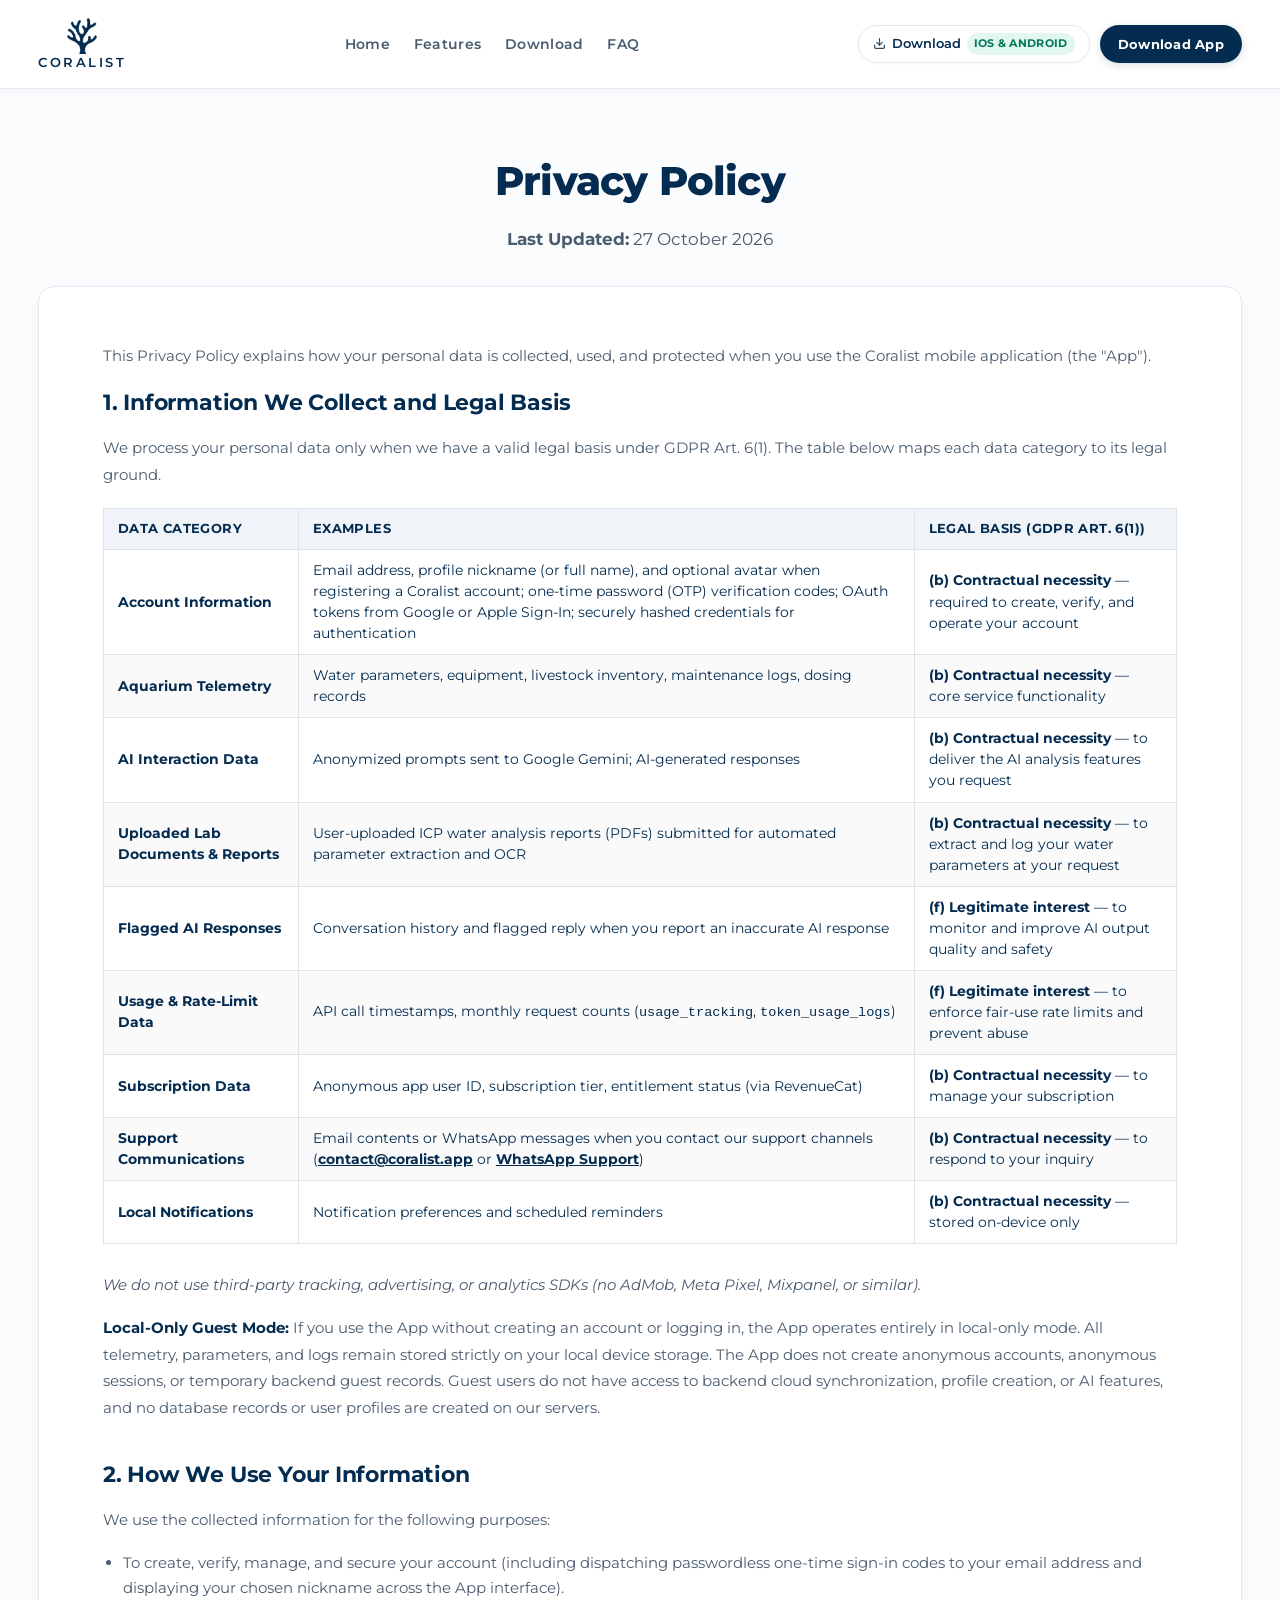
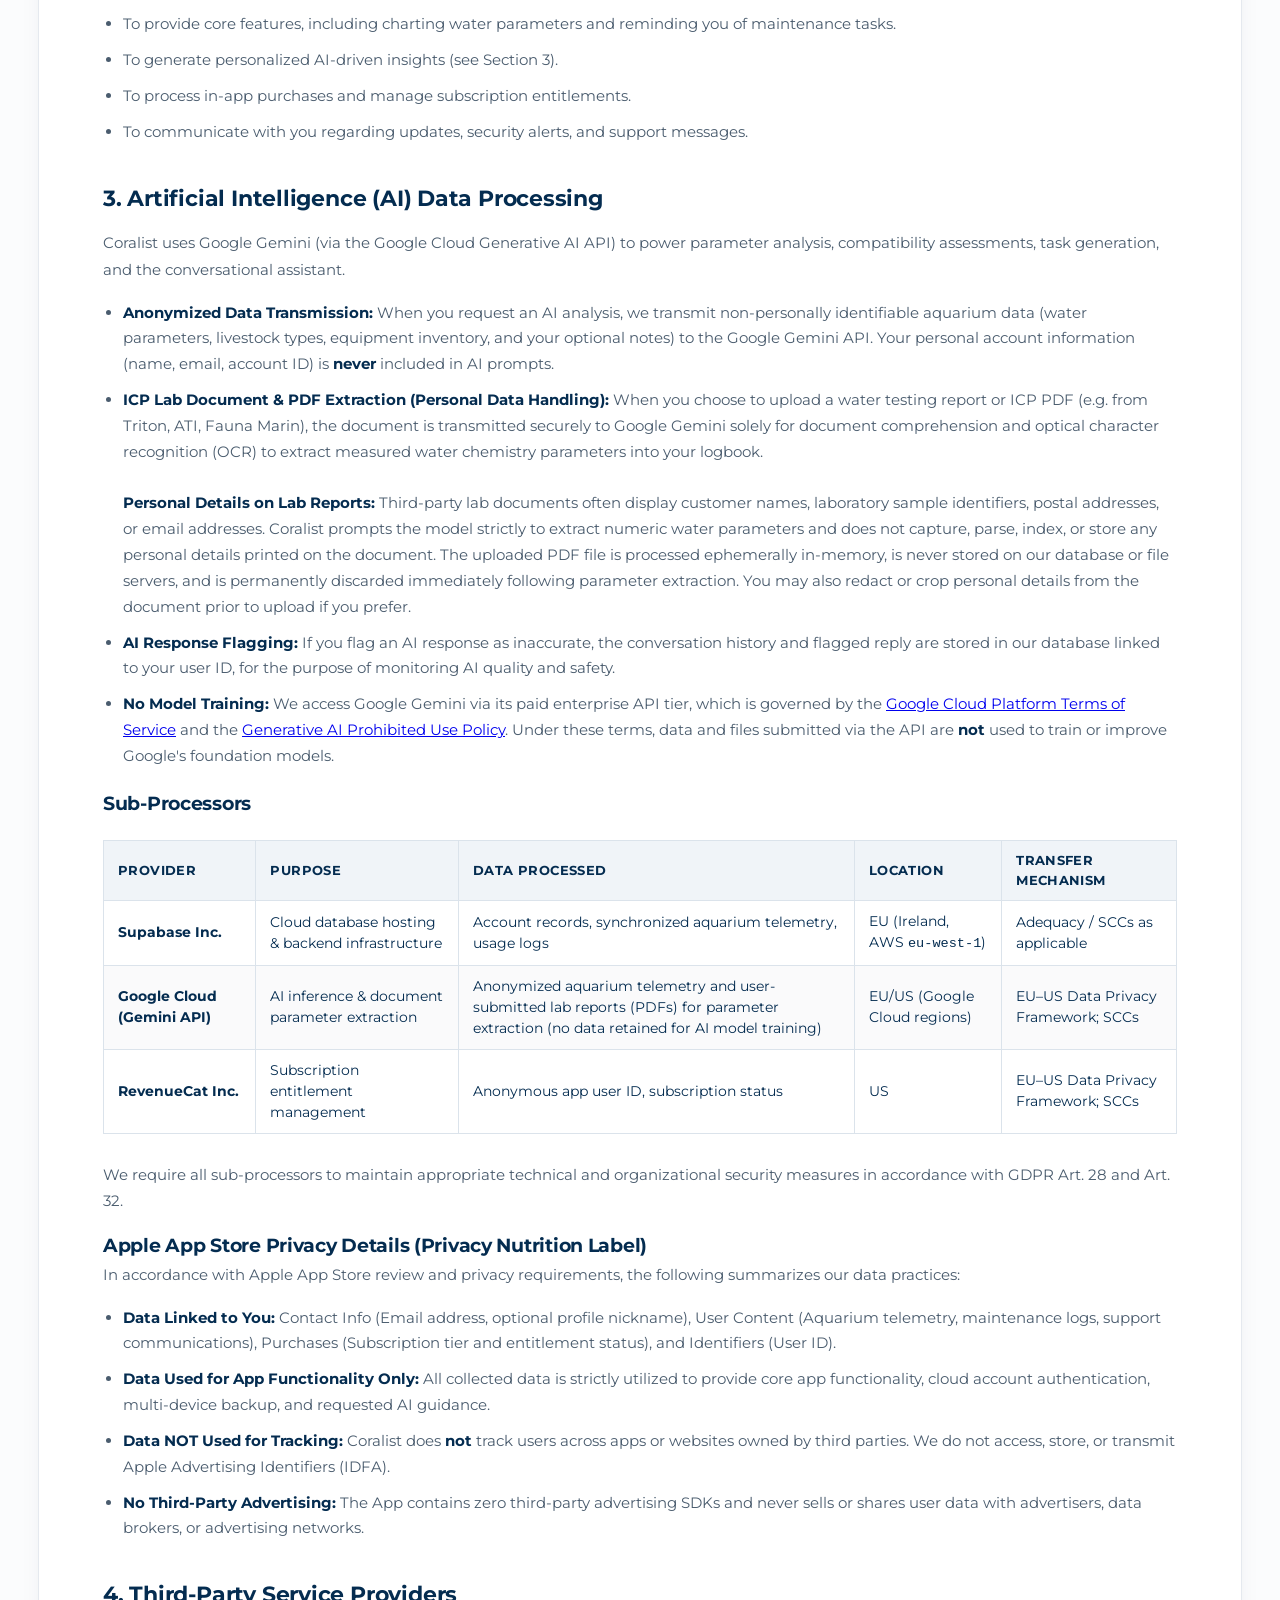
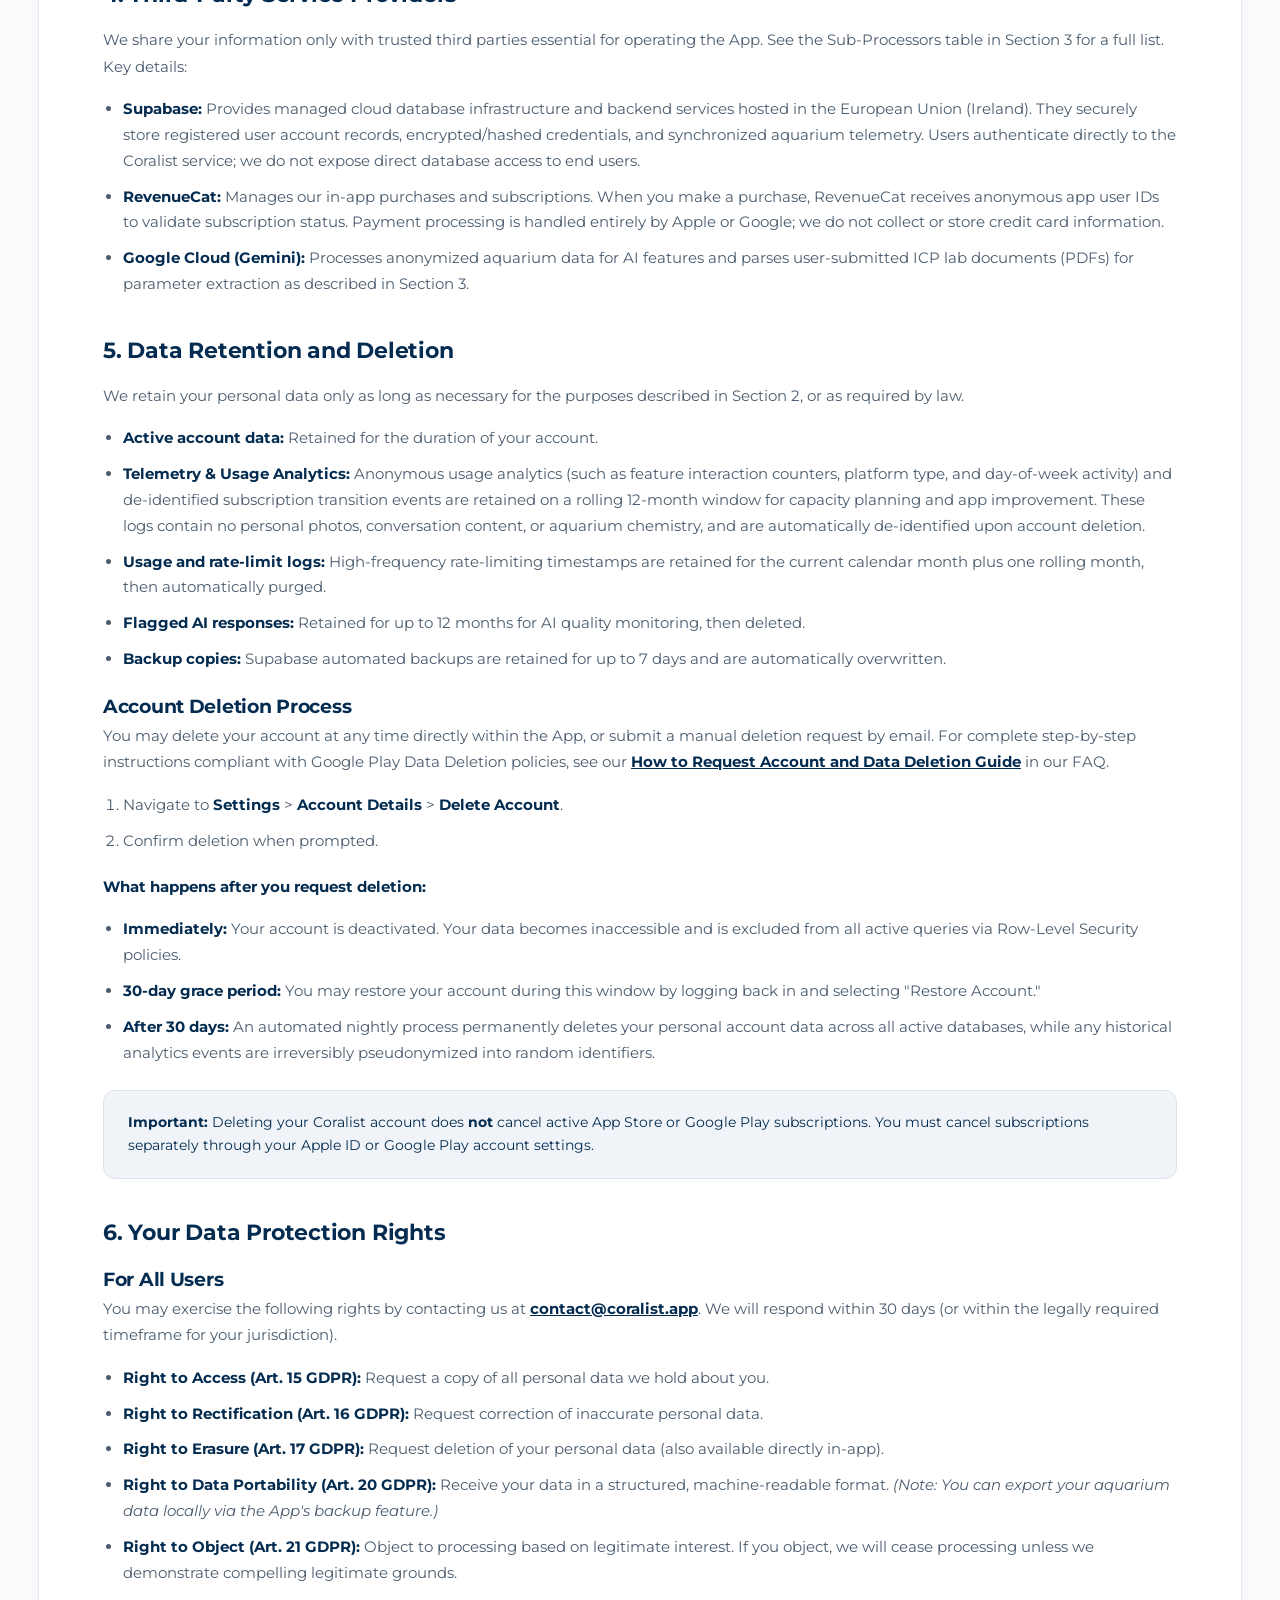
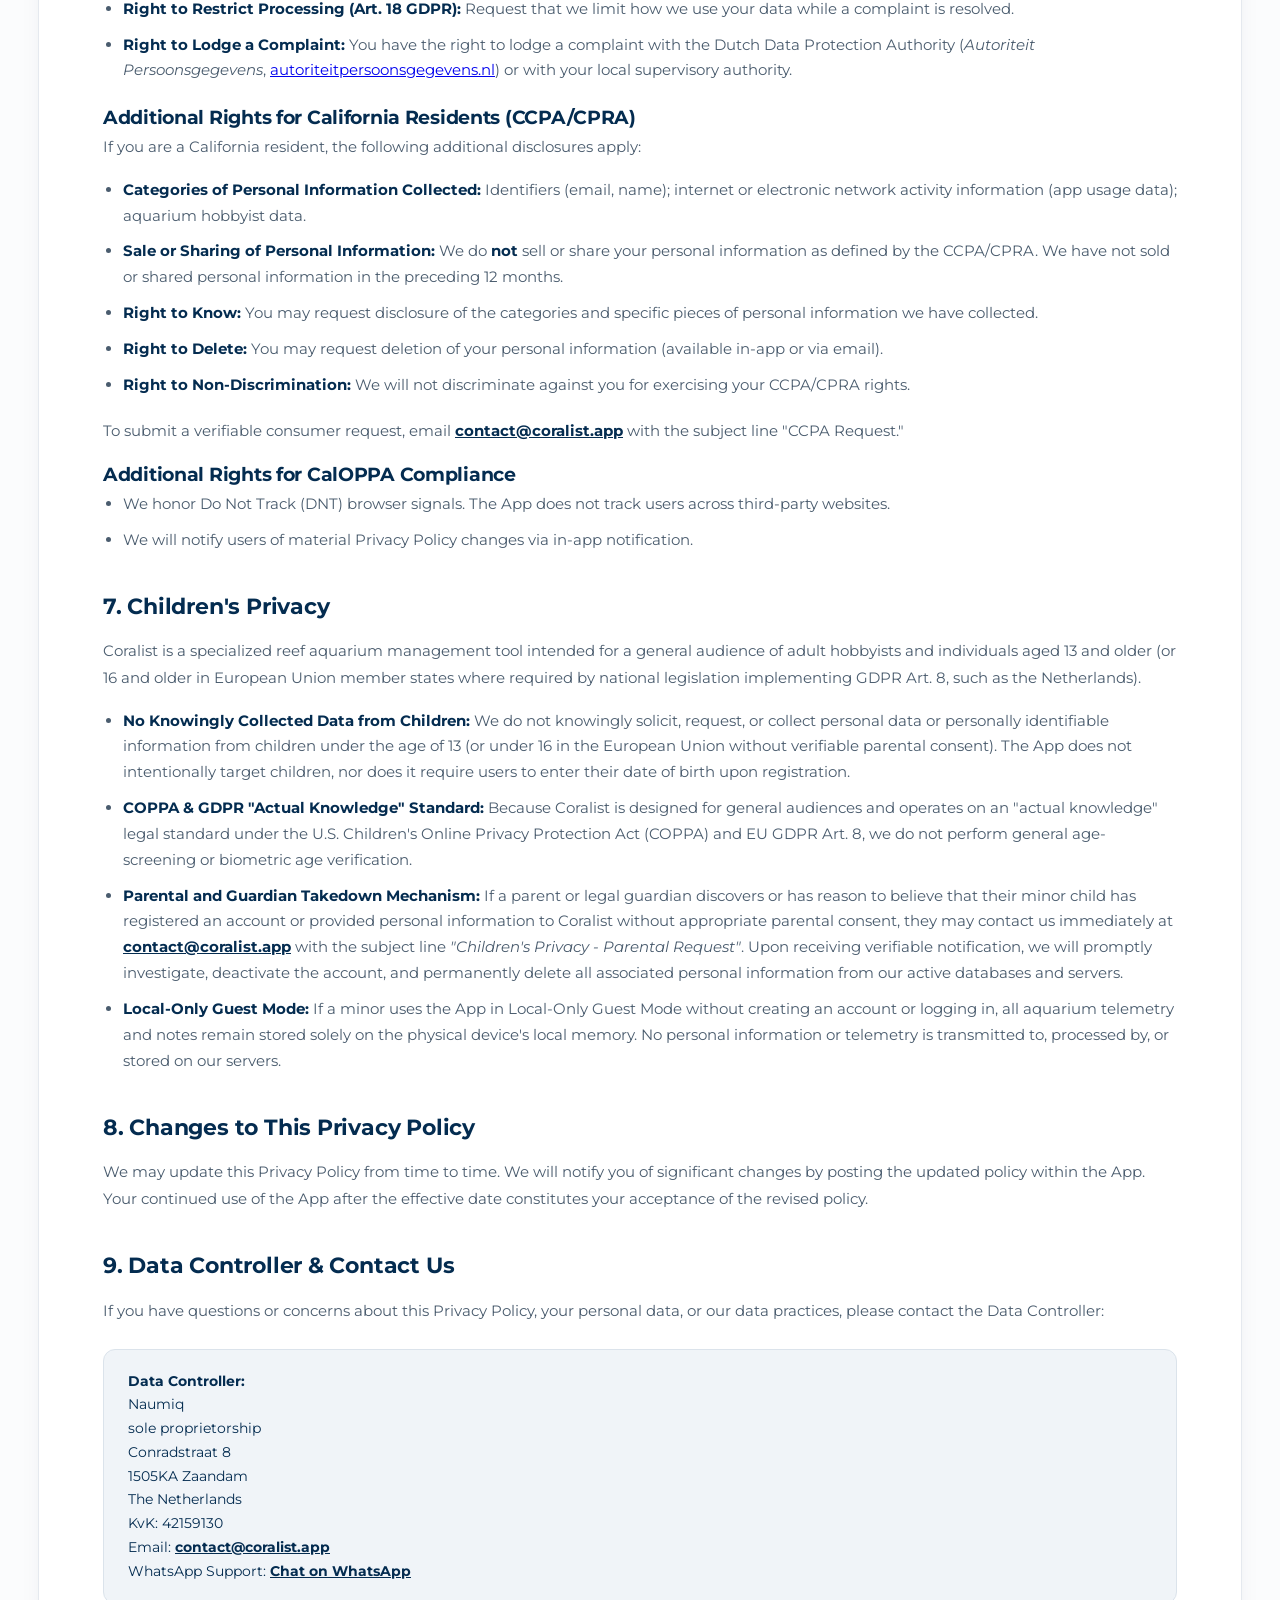
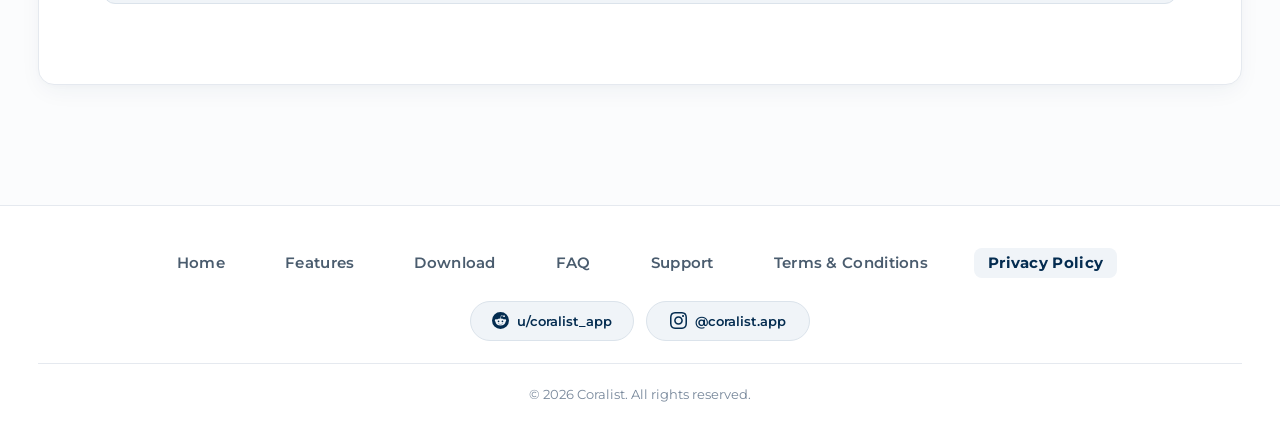
<file: privacy.html>
<!DOCTYPE html>
<html lang="en">

<head>
  <meta charset="UTF-8">
  <meta name="viewport" content="width=device-width, initial-scale=1.0">
  <title>Coralist — Privacy Policy</title>
  <meta name="description"
    content="Privacy Policy for the Coralist mobile application. Learn how we collect, use, and protect your personal data including aquarium telemetry and AI interaction data.">
  <link rel="canonical" href="https://coralist.app/privacy.html">

  <!-- Open Graph -->
  <meta property="og:type" content="article">
  <meta property="og:url" content="https://coralist.app/privacy.html">
  <meta property="og:title" content="Coralist — Privacy Policy">
  <meta property="og:description"
    content="Privacy Policy for the Coralist mobile application. Learn how we collect, use, and protect your personal data.">
  <meta property="og:image" content="https://coralist.app/assets/logo-premium-clean.png">
  <meta property="og:image:width" content="1024">
  <meta property="og:image:height" content="1024">
  <meta property="og:image:alt" content="Coralist App Logo">
  <meta property="og:site_name" content="Coralist">

  <!-- Twitter Card -->
  <meta name="twitter:card" content="summary">
  <meta name="twitter:title" content="Coralist — Privacy Policy">
  <meta name="twitter:description"
    content="Privacy Policy for the Coralist mobile application. Learn how we collect, use, and protect your personal data.">
  <meta name="twitter:image" content="https://coralist.app/assets/logo-premium-clean.png">

  <!-- Mobile Browser Theme Color -->
  <meta name="theme-color" content="#042c50">

  <!-- Favicons -->
  <link rel="icon" type="image/svg+xml" href="assets/favicon.svg">
  <link rel="icon" type="image/png" sizes="32x32" href="assets/favicon-dark-32x32.png" media="(prefers-color-scheme: dark)">
  <link rel="icon" type="image/png" sizes="32x32" href="assets/favicon-32x32.png" media="(prefers-color-scheme: light)">
  <link rel="icon" type="image/png" href="assets/coral-header-dark-thinned.png" media="(prefers-color-scheme: dark)">
  <link rel="icon" type="image/png" href="assets/coral-header-light-thinned.png" media="(prefers-color-scheme: light)">
  <link rel="apple-touch-icon" href="assets/coral-silhouette.png">
  <link rel="stylesheet" href="styles.css?v=9.4">
</head>

<body>

  <!-- Site Header -->
  <header class="site-header">
    <div class="container nav-row">
      <!-- Left: Logo with Coralist centered underneath -->
      <a href="index.html" class="brand-link" aria-label="Coralist Home">
        <img src="assets/coral-header-light-thinned.png" alt="Coralist Logo" class="brand-icon-img" width="30" height="36">
        <span class="brand-text">Coralist</span>
      </a>

      <!-- Right: Navigation -->
      <nav class="site-nav">
        <ul class="nav-links">
          <li><a href="index.html">Home</a></li>
          <li><a href="index.html#features">Features</a></li>
          <li><a href="index.html#download">Download</a></li>
          <li><a href="index.html#faq">FAQ</a></li>
        </ul>
      </nav>

      <!-- Action Buttons: Download Anchor + Direct Store CTA -->
      <div class="nav-actions">
        <a href="index.html#download" class="btn-nav-download" title="Download Coralist for iOS & Android">
          <svg class="download-icon" viewBox="0 0 24 24" width="13" height="13" fill="none" stroke="currentColor" stroke-width="2.2" stroke-linecap="round" stroke-linejoin="round" aria-hidden="true">
            <path d="M21 15v4a2 2 0 0 1-2 2H5a2 2 0 0 1-2-2v-4"></path>
            <polyline points="7 10 12 15 17 10"></polyline>
            <line x1="12" y1="15" x2="12" y2="3"></line>
          </svg>
          <span>Download</span>
          <span class="tip-badge-live">iOS & Android</span>
        </a>
        <a href="index.html#download" class="btn-nav-beta" title="Download Coralist on the App Store or Google Play">Download App</a>
      </div>

      <button class="mobile-toggle-btn" aria-label="Toggle navigation" aria-expanded="false">
        <span class="hamburger-bar"></span>
        <span class="hamburger-bar"></span>
        <span class="hamburger-bar"></span>
      </button>
    </div>
  </header>

  <!-- Main Content -->
  <main>
    <div class="container">

      <section class="legal-header">
        <h1>Privacy Policy</h1>
        <p>
          <strong>Last Updated:</strong> 27 October 2026
        </p>
      </section>

      <article class="legal-card">
        <div class="legal-body">

          <p>
            This Privacy Policy explains how your personal data is collected, used, and protected when you use the
            Coralist mobile application (the "App").
          </p>

          <h2>1. Information We Collect and Legal Basis</h2>
          <p>
            We process your personal data only when we have a valid legal basis under GDPR Art. 6(1). The table below
            maps each data category to its legal ground.
          </p>

          <table class="legal-table">
            <thead>
              <tr>
                <th>Data Category</th>
                <th>Examples</th>
                <th>Legal Basis (GDPR Art. 6(1))</th>
              </tr>
            </thead>
            <tbody>
              <tr>
                <td><strong>Account Information</strong></td>
                <td>Email address, profile nickname (or full name), and optional avatar when registering a Coralist account; one-time password (OTP) verification codes; OAuth tokens from Google or Apple Sign-In; securely hashed credentials for authentication</td>
                <td><strong>(b) Contractual necessity</strong> — required to create, verify, and operate your account</td>
              </tr>
              <tr>
                <td><strong>Aquarium Telemetry</strong></td>
                <td>Water parameters, equipment, livestock inventory, maintenance logs, dosing records</td>
                <td><strong>(b) Contractual necessity</strong> — core service functionality</td>
              </tr>
              <tr>
                <td><strong>AI Interaction Data</strong></td>
                <td>Anonymized prompts sent to Google Gemini; AI-generated responses</td>
                <td><strong>(b) Contractual necessity</strong> — to deliver the AI analysis features you request</td>
              </tr>
              <tr>
                <td><strong>Uploaded Lab Documents &amp; Reports</strong></td>
                <td>User-uploaded ICP water analysis reports (PDFs) submitted for automated parameter extraction and OCR</td>
                <td><strong>(b) Contractual necessity</strong> — to extract and log your water parameters at your request</td>
              </tr>
              <tr>
                <td><strong>Flagged AI Responses</strong></td>
                <td>Conversation history and flagged reply when you report an inaccurate AI response</td>
                <td><strong>(f) Legitimate interest</strong> — to monitor and improve AI output quality and safety</td>
              </tr>
              <tr>
                <td><strong>Usage & Rate-Limit Data</strong></td>
                <td>API call timestamps, monthly request counts (<code>usage_tracking</code>,
                  <code>token_usage_logs</code>)
                </td>
                <td><strong>(f) Legitimate interest</strong> — to enforce fair-use rate limits and prevent abuse</td>
              </tr>
              <tr>
                <td><strong>Subscription Data</strong></td>
                <td>Anonymous app user ID, subscription tier, entitlement status (via RevenueCat)</td>
                <td><strong>(b) Contractual necessity</strong> — to manage your subscription</td>
              </tr>
              <tr>
                <td><strong>Support Communications</strong></td>
                <td>Email contents or WhatsApp messages when you contact our support channels (<a href="mailto:contact@coralist.app" style="color: var(--navy-primary); font-weight: 700; text-decoration: underline;">contact@coralist.app</a> or <a href="https://wa.me/message/F6IHO37MQ43EN1" target="_blank" rel="noopener noreferrer" style="color: var(--navy-primary); font-weight: 700; text-decoration: underline;">WhatsApp Support</a>)</td>
                <td><strong>(b) Contractual necessity</strong> — to respond to your inquiry</td>
              </tr>
              <tr>
                <td><strong>Local Notifications</strong></td>
                <td>Notification preferences and scheduled reminders</td>
                <td><strong>(b) Contractual necessity</strong> — stored on-device only</td>
              </tr>
            </tbody>
          </table>

          <p><em>We do not use third-party tracking, advertising, or analytics SDKs (no AdMob, Meta Pixel, Mixpanel, or
              similar).</em></p>

          <p>
            <strong>Local-Only Guest Mode:</strong> If you use the App without creating an account or logging in, the App operates entirely in local-only mode. All telemetry, parameters, and logs remain stored strictly on your local device storage. The App does not create anonymous accounts, anonymous sessions, or temporary backend guest records. Guest users do not have access to backend cloud synchronization, profile creation, or AI features, and no database records or user profiles are created on our servers.
          </p>

          <h2>2. How We Use Your Information</h2>
          <p>We use the collected information for the following purposes:</p>
          <ul>
            <li>To create, verify, manage, and secure your account (including dispatching passwordless one-time sign-in codes to your email address and displaying your chosen nickname across the App interface).</li>
            <li>To provide core features, including charting water parameters and reminding you of maintenance tasks.
            </li>
            <li>To generate personalized AI-driven insights (see Section 3).</li>
            <li>To process in-app purchases and manage subscription entitlements.</li>
            <li>To communicate with you regarding updates, security alerts, and support messages.</li>
          </ul>

          <h2>3. Artificial Intelligence (AI) Data Processing</h2>
          <p>
            Coralist uses Google Gemini (via the Google Cloud Generative AI API) to power parameter analysis,
            compatibility assessments, task generation, and the conversational assistant.
          </p>
          <ul>
            <li>
              <strong>Anonymized Data Transmission:</strong> When you request an AI analysis, we transmit non-personally
              identifiable aquarium data (water parameters, livestock types, equipment inventory, and your optional
              notes) to the Google Gemini API. Your personal account information (name, email, account ID) is
              <strong>never</strong> included in AI prompts.
            </li>
            <li>
              <strong>ICP Lab Document &amp; PDF Extraction (Personal Data Handling):</strong> When you choose to upload a water testing report or ICP PDF (e.g. from Triton, ATI, Fauna Marin), the document is transmitted securely to Google Gemini solely for document comprehension and optical character recognition (OCR) to extract measured water chemistry parameters into your logbook. 
              <br><br>
              <strong>Personal Details on Lab Reports:</strong> Third-party lab documents often display customer names, laboratory sample identifiers, postal addresses, or email addresses. Coralist prompts the model strictly to extract numeric water parameters and does not capture, parse, index, or store any personal details printed on the document. The uploaded PDF file is processed ephemerally in-memory, is never stored on our database or file servers, and is permanently discarded immediately following parameter extraction. You may also redact or crop personal details from the document prior to upload if you prefer.
            </li>
            <li>
              <strong>AI Response Flagging:</strong> If you flag an AI response as inaccurate, the conversation history
              and flagged reply are stored in our database linked to your user ID, for the purpose of monitoring AI
              quality and safety.
            </li>
            <li>
              <strong>No Model Training:</strong> We access Google Gemini via its paid enterprise API tier, which is governed by
              the <a href="https://cloud.google.com/terms" target="_blank" rel="noopener noreferrer">Google Cloud
                Platform Terms of Service</a> and the <a href="https://policies.google.com/terms/generative-ai"
                target="_blank" rel="noopener noreferrer">Generative AI Prohibited Use Policy</a>. Under these terms,
              data and files submitted via the API are <strong>not</strong> used to train or improve Google's foundation models.
            </li>
          </ul>

          <h3>Sub-Processors</h3>

          <table class="legal-table">
            <thead>
              <tr>
                <th>Provider</th>
                <th>Purpose</th>
                <th>Data Processed</th>
                <th>Location</th>
                <th>Transfer Mechanism</th>
              </tr>
            </thead>
            <tbody>
              <tr>
                <td><strong>Supabase Inc.</strong></td>
                <td>Cloud database hosting &amp; backend infrastructure</td>
                <td>Account records, synchronized aquarium telemetry, usage logs</td>
                <td>EU (Ireland, AWS <code>eu-west-1</code>)</td>
                <td>Adequacy / SCCs as applicable</td>
              </tr>
              <tr>
                <td><strong>Google Cloud (Gemini API)</strong></td>
                <td>AI inference &amp; document parameter extraction</td>
                <td>Anonymized aquarium telemetry and user-submitted lab reports (PDFs) for parameter extraction (no data retained for AI model training)</td>
                <td>EU/US (Google Cloud regions)</td>
                <td>EU–US Data Privacy Framework; SCCs</td>
              </tr>
              <tr>
                <td><strong>RevenueCat Inc.</strong></td>
                <td>Subscription entitlement management</td>
                <td>Anonymous app user ID, subscription status</td>
                <td>US</td>
                <td>EU–US Data Privacy Framework; SCCs</td>
              </tr>
            </tbody>
          </table>

          <p>We require all sub-processors to maintain appropriate technical and organizational security measures in
            accordance with GDPR Art. 28 and Art. 32.</p>

          <h3>Apple App Store Privacy Details (Privacy Nutrition Label)</h3>
          <p>In accordance with Apple App Store review and privacy requirements, the following summarizes our data practices:</p>
          <ul>
            <li><strong>Data Linked to You:</strong> Contact Info (Email address, optional profile nickname), User Content (Aquarium telemetry, maintenance logs, support communications), Purchases (Subscription tier and entitlement status), and Identifiers (User ID).</li>
            <li><strong>Data Used for App Functionality Only:</strong> All collected data is strictly utilized to provide core app functionality, cloud account authentication, multi-device backup, and requested AI guidance.</li>
            <li><strong>Data NOT Used for Tracking:</strong> Coralist does <strong>not</strong> track users across apps or websites owned by third parties. We do not access, store, or transmit Apple Advertising Identifiers (IDFA).</li>
            <li><strong>No Third-Party Advertising:</strong> The App contains zero third-party advertising SDKs and never sells or shares user data with advertisers, data brokers, or advertising networks.</li>
          </ul>

          <h2>4. Third-Party Service Providers</h2>
          <p>We share your information only with trusted third parties essential for operating the App. See the
            Sub-Processors table in Section 3 for a full list. Key details:</p>
          <ul>
            <li><strong>Supabase:</strong> Provides managed cloud database infrastructure and backend services hosted in the European Union (Ireland). They securely store registered user account records, encrypted/hashed credentials, and synchronized aquarium telemetry. Users authenticate directly to the Coralist service; we do not expose direct database access to end users.</li>
            <li><strong>RevenueCat:</strong> Manages our in-app purchases and subscriptions. When you make a purchase,
              RevenueCat receives anonymous app user IDs to validate subscription status. Payment processing is handled
              entirely by Apple or Google; we do not collect or store credit card information.</li>
            <li><strong>Google Cloud (Gemini):</strong> Processes anonymized aquarium data for AI features and parses user-submitted ICP lab documents (PDFs) for parameter extraction as described in Section 3.</li>
          </ul>

          <h2>5. Data Retention and Deletion</h2>
          <p>We retain your personal data only as long as necessary for the purposes described in Section 2, or as
            required by law.</p>
          <ul>
            <li><strong>Active account data:</strong> Retained for the duration of your account.</li>
            <li><strong>Telemetry & Usage Analytics:</strong> Anonymous usage analytics (such as feature interaction counters, platform type, and day-of-week activity) and de-identified subscription transition events are retained on a rolling 12-month window for capacity planning and app improvement. These logs contain no personal photos, conversation content, or aquarium chemistry, and are automatically de-identified upon account deletion.</li>
            <li><strong>Usage and rate-limit logs:</strong> High-frequency rate-limiting timestamps are retained for the current calendar month plus one rolling month, then automatically purged.</li>
            <li><strong>Flagged AI responses:</strong> Retained for up to 12 months for AI quality monitoring, then
              deleted.</li>
            <li><strong>Backup copies:</strong> Supabase automated backups are retained for up to 7 days and are
              automatically overwritten.</li>
          </ul>

          <h3>Account Deletion Process</h3>
          <p>You may delete your account at any time directly within the App, or submit a manual deletion request by email. For complete step-by-step instructions compliant with Google Play Data Deletion policies, see our <a href="index.html#faq-delete-account" style="color: var(--navy-primary); font-weight: 700; text-decoration: underline;">How to Request Account and Data Deletion Guide</a> in our FAQ.</p>
          <ol>
            <li>Navigate to <strong>Settings</strong> > <strong>Account Details</strong> > <strong>Delete
                Account</strong>.</li>
            <li>Confirm deletion when prompted.</li>
          </ol>

          <p><strong>What happens after you request deletion:</strong></p>
          <ul>
            <li><strong>Immediately:</strong> Your account is deactivated. Your data becomes inaccessible and is
              excluded from all active queries via Row-Level Security policies.</li>
            <li><strong>30-day grace period:</strong> You may restore your account during this window by logging back in
              and selecting "Restore Account."</li>
            <li><strong>After 30 days:</strong> An automated nightly process permanently deletes your personal account data across all active databases, while any historical analytics events are irreversibly pseudonymized into random identifiers.</li>
          </ul>

          <div class="legal-callout">
            <p>
              <strong>Important:</strong> Deleting your Coralist account does <strong>not</strong> cancel active App
              Store or Google Play subscriptions. You must cancel subscriptions separately through your Apple ID or
              Google Play account settings.
            </p>
          </div>

          <h2>6. Your Data Protection Rights</h2>

          <h3>For All Users</h3>
          <p>You may exercise the following rights by contacting us at <a href="mailto:contact@coralist.app" style="color: var(--navy-primary); font-weight: 700; text-decoration: underline;">contact@coralist.app</a>. We will respond within 30
            days (or within the legally required timeframe for your jurisdiction).</p>
          <ul>
            <li><strong>Right to Access (Art. 15 GDPR):</strong> Request a copy of all personal data we hold about you.
            </li>
            <li><strong>Right to Rectification (Art. 16 GDPR):</strong> Request correction of inaccurate personal data.
            </li>
            <li><strong>Right to Erasure (Art. 17 GDPR):</strong> Request deletion of your personal data (also available
              directly in-app).</li>
            <li><strong>Right to Data Portability (Art. 20 GDPR):</strong> Receive your data in a structured,
              machine-readable format. <em>(Note: You can export your aquarium data locally via the App's backup
                feature.)</em></li>
            <li><strong>Right to Object (Art. 21 GDPR):</strong> Object to processing based on legitimate interest. If
              you object, we will cease processing unless we demonstrate compelling legitimate grounds.</li>
            <li><strong>Right to Restrict Processing (Art. 18 GDPR):</strong> Request that we limit how we use your data
              while a complaint is resolved.</li>
            <li><strong>Right to Lodge a Complaint:</strong> You have the right to lodge a complaint with the Dutch Data
              Protection Authority (<em>Autoriteit Persoonsgegevens</em>, <a
                href="https://autoriteitpersoonsgegevens.nl" target="_blank"
                rel="noopener noreferrer">autoriteitpersoonsgegevens.nl</a>) or with your local supervisory authority.
            </li>
          </ul>

          <h3>Additional Rights for California Residents (CCPA/CPRA)</h3>
          <p>If you are a California resident, the following additional disclosures apply:</p>
          <ul>
            <li><strong>Categories of Personal Information Collected:</strong> Identifiers (email, name); internet or
              electronic network activity information (app usage data); aquarium hobbyist data.</li>
            <li><strong>Sale or Sharing of Personal Information:</strong> We do <strong>not</strong> sell or share your
              personal information as defined by the CCPA/CPRA. We have not sold or shared personal information in the
              preceding 12 months.</li>
            <li><strong>Right to Know:</strong> You may request disclosure of the categories and specific pieces of
              personal information we have collected.</li>
            <li><strong>Right to Delete:</strong> You may request deletion of your personal information (available
              in-app or via email).</li>
            <li><strong>Right to Non-Discrimination:</strong> We will not discriminate against you for exercising your
              CCPA/CPRA rights.</li>
          </ul>
          <p>To submit a verifiable consumer request, email <a href="mailto:contact@coralist.app" style="color: var(--navy-primary); font-weight: 700; text-decoration: underline;">contact@coralist.app</a> with the subject line "CCPA
            Request."</p>

          <h3>Additional Rights for CalOPPA Compliance</h3>
          <ul>
            <li>We honor Do Not Track (DNT) browser signals. The App does not track users across third-party websites.
            </li>
            <li>We will notify users of material Privacy Policy changes via in-app notification.</li>
          </ul>

          <h2>7. Children's Privacy</h2>
          <p>
            Coralist is a specialized reef aquarium management tool intended for a general audience of adult hobbyists and individuals aged 13 and older (or 16 and older in European Union member states where required by national legislation implementing GDPR Art. 8, such as the Netherlands).
          </p>
          <ul>
            <li>
              <strong>No Knowingly Collected Data from Children:</strong> We do not knowingly solicit, request, or collect personal data or personally identifiable information from children under the age of 13 (or under 16 in the European Union without verifiable parental consent). The App does not intentionally target children, nor does it require users to enter their date of birth upon registration.
            </li>
            <li>
              <strong>COPPA &amp; GDPR &quot;Actual Knowledge&quot; Standard:</strong> Because Coralist is designed for general audiences and operates on an &quot;actual knowledge&quot; legal standard under the U.S. Children&apos;s Online Privacy Protection Act (COPPA) and EU GDPR Art. 8, we do not perform general age-screening or biometric age verification.
            </li>
            <li>
              <strong>Parental and Guardian Takedown Mechanism:</strong> If a parent or legal guardian discovers or has reason to believe that their minor child has registered an account or provided personal information to Coralist without appropriate parental consent, they may contact us immediately at <a href="mailto:contact@coralist.app" style="color: var(--navy-primary); font-weight: 700; text-decoration: underline;">contact@coralist.app</a> with the subject line <em>&quot;Children&apos;s Privacy - Parental Request&quot;</em>. Upon receiving verifiable notification, we will promptly investigate, deactivate the account, and permanently delete all associated personal information from our active databases and servers.
            </li>
            <li>
              <strong>Local-Only Guest Mode:</strong> If a minor uses the App in Local-Only Guest Mode without creating an account or logging in, all aquarium telemetry and notes remain stored solely on the physical device&apos;s local memory. No personal information or telemetry is transmitted to, processed by, or stored on our servers.
            </li>
          </ul>

          <h2>8. Changes to This Privacy Policy</h2>
          <p>
            We may update this Privacy Policy from time to time. We will notify you of significant changes by posting
            the updated policy within the App. Your continued use of the App after the effective date constitutes your
            acceptance of the revised policy.
          </p>

          <h2>9. Data Controller &amp; Contact Us</h2>
          <p>If you have questions or concerns about this Privacy Policy, your personal data, or our data practices, please contact the Data Controller:
          </p>
          <div class="legal-callout">
            <p>
              <strong>Data Controller:</strong><br>
              Naumiq<br>
              sole proprietorship<br>
              Conradstraat 8<br>
              1505KA Zaandam<br>
              The Netherlands<br>
              KvK: 42159130<br>
              Email: <a href="mailto:contact@coralist.app" style="color: var(--navy-primary); font-weight: 700; text-decoration: underline;">contact@coralist.app</a><br>
              WhatsApp Support: <a href="https://wa.me/message/F6IHO37MQ43EN1" target="_blank" rel="noopener noreferrer" style="color: var(--navy-primary); font-weight: 700; text-decoration: underline;">Chat on WhatsApp</a>
            </p>
          </div>

        </div>
      </article>

    </div>
  </main>

  <!-- Site Footer & Page Navigation -->
  <footer class="site-footer">
    <div class="container">
      <nav class="footer-nav" aria-label="Page Navigation">
        <ul class="footer-links">
          <li><a href="index.html">Home</a></li>
          <li><a href="index.html#features">Features</a></li>
          <li><a href="index.html#download">Download</a></li>
          <li><a href="index.html#faq">FAQ</a></li>
          <li><a href="support.html">Support</a></li>
          <li><a href="terms.html">Terms & Conditions</a></li>
          <li><a href="privacy.html" class="active">Privacy Policy</a></li>
        </ul>
      </nav>

      <div class="footer-social" aria-label="Social Media Links">
        <a href="https://www.reddit.com/user/coralist_app/" target="_blank" rel="noopener noreferrer" class="social-link" aria-label="Coralist on Reddit">
          <svg class="social-icon" viewBox="0 0 24 24" width="18" height="18" fill="currentColor" aria-hidden="true">
            <path d="M12 0A12 12 0 0 0 0 12a12 12 0 0 0 12 12 12 12 0 0 0 12-12A12 12 0 0 0 12 0zm5.01 4.744c.688 0 1.25.561 1.25 1.249a1.25 1.25 0 0 1-2.498.056l-2.597-.547-.8 3.747c1.824.07 3.48.632 4.674 1.488.308-.309.73-.491 1.207-.491.968 0 1.754.786 1.754 1.754 0 .716-.435 1.333-1.01 1.614a3.111 3.111 0 0 1 .042.52c0 2.694-3.13 4.87-7.004 4.87-3.874 0-7.004-2.176-7.004-4.87 0-.183.015-.366.043-.534A1.748 1.748 0 0 1 4.028 12c0-.968.786-1.754 1.754-1.754.463 0 .898.196 1.207.49 1.207-.883 2.878-1.43 4.744-1.487l.885-4.182a.342.342 0 0 1 .14-.197.35.35 0 0 1 .238-.042l2.906.617a1.214 1.214 0 0 1 1.108-.701zM9.25 12C8.561 12 8 12.562 8 13.25c0 .687.561 1.248 1.25 1.248.687 0 1.248-.561 1.248-1.249 0-.688-.561-1.249-1.249-1.249zm5.5 0c-.687 0-1.248.561-1.248 1.25 0 .687.561 1.248 1.249 1.248.688 0 1.249-.561 1.249-1.249 0-.687-.562-1.249-1.25-1.249zm-5.466 3.99a.327.327 0 0 0-.231.094.33.33 0 0 0 0 .463c.842.842 2.484.913 2.961.913.477 0 2.105-.056 2.961-.913a.361.361 0 0 0 .029-.463.33.33 0 0 0-.464 0c-.547.533-1.684.73-2.512.73-.828 0-1.979-.197-2.512-.73a.326.326 0 0 0-.232-.095z"/>
          </svg>
          <span>u/coralist_app</span>
        </a>
        <a href="https://www.instagram.com/coralist.app/" target="_blank" rel="noopener noreferrer" class="social-link" aria-label="Coralist on Instagram">
          <svg class="social-icon" viewBox="0 0 24 24" width="18" height="18" fill="currentColor" aria-hidden="true">
            <path d="M12 2.163c3.204 0 3.584.012 4.85.07 3.252.148 4.771 1.691 4.919 4.919.058 1.265.069 1.645.069 4.849 0 3.205-.012 3.584-.069 4.849-.149 3.225-1.664 4.771-4.919 4.919-1.266.058-1.644.07-4.85.07-3.204 0-3.584-.012-4.849-.07-3.26-.149-4.771-1.699-4.919-4.92-.058-1.265-.07-1.644-.07-4.849 0-3.204.013-3.583.07-4.849.149-3.227 1.664-4.771 4.919-4.919 1.266-.057 1.645-.069 4.849-.069zm0-2.163c-3.259 0-3.667.014-4.947.072-4.358.2-6.78 2.618-6.98 6.98-.059 1.281-.073 1.689-.073 4.948 0 3.259.014 3.668.072 4.948.2 4.358 2.618 6.78 6.98 6.98 1.281.058 1.689.072 4.948.072 3.259 0 3.668-.014 4.948-.072 4.354-.2 6.782-2.618 6.979-6.98.059-1.28.073-1.689.073-4.948 0-3.259-.014-3.667-.072-4.947-.196-4.354-2.617-6.78-6.979-6.98-1.281-.059-1.69-.073-4.949-.073zm0 5.838c-3.403 0-6.162 2.759-6.162 6.162s2.759 6.163 6.162 6.163 6.162-2.759 6.162-6.163c0-3.403-2.759-6.162-6.162-6.162zm0 10.162c-2.209 0-4-1.79-4-4 0-2.209 1.791-4 4-4s4 1.791 4 4c0 2.21-1.791 4-4 4zm6.406-11.845c-.796 0-1.441.645-1.441 1.44s.645 1.44 1.441 1.44c.795 0 1.439-.645 1.439-1.44s-.644-1.44-1.439-1.44z"/>
          </svg>
          <span>@coralist.app</span>
        </a>
      </div>

      <div class="footer-bottom">
        <p>© 2026 Coralist. All rights reserved.</p>
      </div>
    </div>
  </footer>

  <script src="script.js?v=2.5"></script>
</body>

</html>
</file>
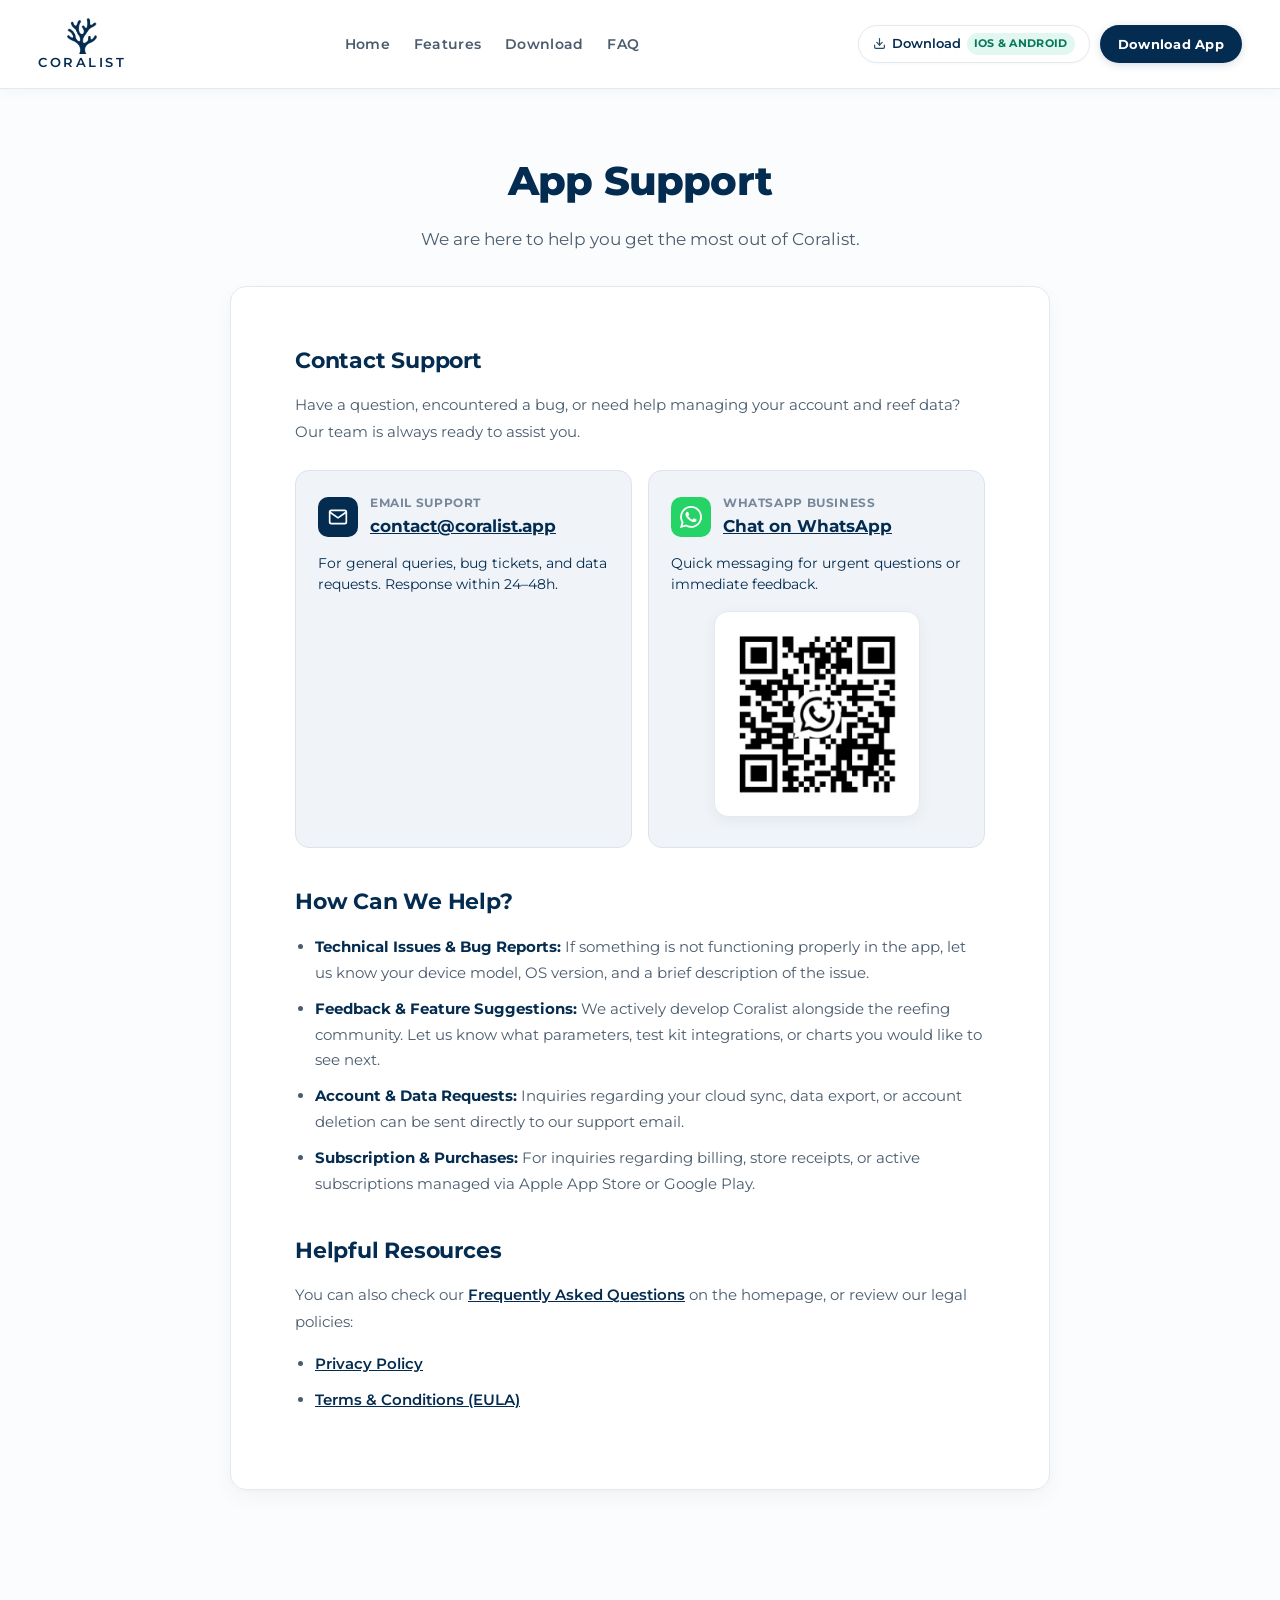
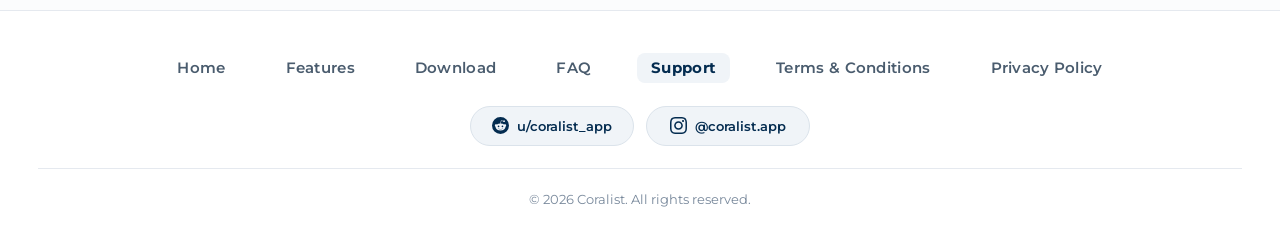
<file: support.html>
<!DOCTYPE html>
<html lang="en">

<head>
  <meta charset="UTF-8">
  <meta name="viewport" content="width=device-width, initial-scale=1.0">
  <title>Coralist — Support & Contact</title>
  <meta name="description"
    content="Customer support and help desk for the Coralist mobile application. Get assistance with your reef tank logbook, report issues, or contact our support team.">
  <link rel="canonical" href="https://coralist.app/support.html">

  <!-- Open Graph -->
  <meta property="og:type" content="website">
  <meta property="og:url" content="https://coralist.app/support.html">
  <meta property="og:title" content="Coralist — Support & Help">
  <meta property="og:description"
    content="Need help with Coralist? Contact our support team directly or find answers to common questions about your reef aquarium logbook.">
  <meta property="og:image" content="https://coralist.app/assets/logo-premium-clean.png">
  <meta property="og:image:width" content="1024">
  <meta property="og:image:height" content="1024">
  <meta property="og:image:alt" content="Coralist App Logo">
  <meta property="og:site_name" content="Coralist">

  <!-- Twitter Card -->
  <meta name="twitter:card" content="summary">
  <meta name="twitter:title" content="Coralist — Support & Help">
  <meta name="twitter:description"
    content="Need help with Coralist? Contact our support team directly or find answers to common questions.">
  <meta name="twitter:image" content="https://coralist.app/assets/logo-premium-clean.png">

  <!-- Mobile Browser Theme Color -->
  <meta name="theme-color" content="#042c50">

  <!-- Favicons -->
  <link rel="icon" type="image/svg+xml" href="assets/favicon.svg">
  <link rel="icon" type="image/png" sizes="32x32" href="assets/favicon-dark-32x32.png" media="(prefers-color-scheme: dark)">
  <link rel="icon" type="image/png" sizes="32x32" href="assets/favicon-32x32.png" media="(prefers-color-scheme: light)">
  <link rel="icon" type="image/png" href="assets/coral-header-dark-thinned.png" media="(prefers-color-scheme: dark)">
  <link rel="icon" type="image/png" href="assets/coral-header-light-thinned.png" media="(prefers-color-scheme: light)">
  <link rel="apple-touch-icon" href="assets/coral-silhouette.png">
  <link rel="stylesheet" href="styles.css?v=9.4">
</head>

<body>

  <!-- Site Header -->
  <header class="site-header">
    <div class="container nav-row">
      <!-- Left: Logo with Coralist centered underneath -->
      <a href="index.html" class="brand-link" aria-label="Coralist Home">
        <img src="assets/coral-header-light-thinned.png" alt="Coralist Logo" class="brand-icon-img" width="30" height="36">
        <span class="brand-text">Coralist</span>
      </a>

      <!-- Right: Navigation -->
      <nav class="site-nav">
        <ul class="nav-links">
          <li><a href="index.html">Home</a></li>
          <li><a href="index.html#features">Features</a></li>
          <li><a href="index.html#download">Download</a></li>
          <li><a href="index.html#faq">FAQ</a></li>
        </ul>
      </nav>

      <!-- Action Buttons: Download Anchor + Direct Store CTA -->
      <div class="nav-actions">
        <a href="index.html#download" class="btn-nav-download" title="Download Coralist for iOS & Android">
          <svg class="download-icon" viewBox="0 0 24 24" width="13" height="13" fill="none" stroke="currentColor" stroke-width="2.2" stroke-linecap="round" stroke-linejoin="round" aria-hidden="true">
            <path d="M21 15v4a2 2 0 0 1-2 2H5a2 2 0 0 1-2-2v-4"></path>
            <polyline points="7 10 12 15 17 10"></polyline>
            <line x1="12" y1="15" x2="12" y2="3"></line>
          </svg>
          <span>Download</span>
          <span class="tip-badge-live">iOS & Android</span>
        </a>
        <a href="index.html#download" class="btn-nav-beta" title="Download Coralist on the App Store or Google Play">Download App</a>
      </div>

      <button class="mobile-toggle-btn" aria-label="Toggle navigation" aria-expanded="false">
        <span class="hamburger-bar"></span>
        <span class="hamburger-bar"></span>
        <span class="hamburger-bar"></span>
      </button>
    </div>
  </header>

  <!-- Main Content -->
  <main>
    <div class="container">

      <section class="legal-header">
        <h1>App Support</h1>
        <p>
          We are here to help you get the most out of Coralist.
        </p>
      </section>

      <article class="legal-card" style="max-width: 820px; margin-left: auto; margin-right: auto;">
        <div class="legal-body">

          <h2>Contact Support</h2>
          <p>
            Have a question, encountered a bug, or need help managing your account and reef data? Our team is always ready to assist you.
          </p>

          <div style="display: grid; grid-template-columns: repeat(auto-fit, minmax(280px, 1fr)); gap: 16px; margin: 24px 0;">
            <!-- Email Support Card -->
            <div class="support-card" style="background: var(--navy-subtle); border: 1px solid var(--navy-border-subtle); border-radius: 14px; padding: 22px; display: flex; flex-direction: column; justify-content: space-between;">
              <div>
                <div style="display: flex; align-items: center; gap: 12px; margin-bottom: 12px;">
                  <div style="width: 40px; height: 40px; border-radius: 10px; background: var(--navy-primary); display: flex; align-items: center; justify-content: center; color: #fff; flex-shrink: 0;">
                    <svg width="20" height="20" viewBox="0 0 24 24" fill="none" stroke="currentColor" stroke-width="2" stroke-linecap="round" stroke-linejoin="round">
                      <path d="M4 4h16c1.1 0 2 .9 2 2v12c0 1.1-.9 2-2 2H4c-1.1 0-2-.9-2-2V6c0-1.1.9-2 2-2z"></path>
                      <polyline points="22,6 12,13 2,6"></polyline>
                    </svg>
                  </div>
                  <div>
                    <span style="font-size: 0.78rem; text-transform: uppercase; letter-spacing: 0.05em; font-weight: 700; color: var(--text-muted); display: block;">Email Support</span>
                    <a href="mailto:contact@coralist.app" style="font-size: 1.05rem; font-weight: 700; color: var(--navy-primary); text-decoration: underline; word-break: break-all;">contact@coralist.app</a>
                  </div>
                </div>
                <p style="margin-bottom: 0; font-size: 0.88rem; color: var(--navy-primary); line-height: 1.5;">
                  For general queries, bug tickets, and data requests. Response within 24–48h.
                </p>
              </div>
            </div>

            <!-- WhatsApp Support Card -->
            <div class="support-card" style="background: var(--navy-subtle); border: 1px solid var(--navy-border-subtle); border-radius: 14px; padding: 22px; display: flex; flex-direction: column; justify-content: space-between;">
              <div>
                <div style="display: flex; align-items: center; gap: 12px; margin-bottom: 12px;">
                  <div style="width: 40px; height: 40px; border-radius: 10px; background: #25D366; display: flex; align-items: center; justify-content: center; color: #fff; flex-shrink: 0;">
                    <svg width="22" height="22" viewBox="0 0 24 24" fill="currentColor">
                      <path d="M.057 24l1.687-6.163c-1.041-1.804-1.588-3.849-1.587-5.946.003-6.556 5.338-11.891 11.893-11.891 3.181.001 6.167 1.24 8.413 3.488 2.245 2.248 3.481 5.236 3.48 8.414-.003 6.557-5.338 11.892-11.893 11.892-1.99-.001-3.951-.5-5.688-1.448l-6.305 1.654zm6.597-3.807c1.676.995 3.276 1.591 5.392 1.592 5.448 0 9.886-4.434 9.889-9.885.002-5.462-4.415-9.89-9.881-9.892-5.452 0-9.887 4.434-9.889 9.884-.001 2.225.651 3.891 1.746 5.634l-.999 3.648 3.742-.981zm11.387-5.464c-.074-.124-.272-.198-.57-.347-.297-.149-1.758-.868-2.031-.967-.272-.099-.47-.149-.669.149-.198.297-.768.967-.941 1.165-.173.198-.347.223-.644.074-.297-.149-1.255-.462-2.39-1.475-.883-.788-1.48-1.761-1.653-2.059-.173-.297-.018-.458.13-.606.134-.133.297-.347.446-.521.151-.172.2-.296.3-.495.099-.198.05-.372-.025-.521-.075-.148-.669-1.611-.916-2.206-.242-.579-.487-.501-.669-.51l-.57-.01c-.198 0-.52.074-.792.372s-1.04 1.016-1.04 2.479 1.065 2.876 1.213 3.074c.149.198 2.095 3.2 5.076 4.487.709.306 1.263.489 1.694.626.712.226 1.36.194 1.872.118.571-.085 1.758-.719 2.006-1.413.248-.695.248-1.29.173-1.414z"/>
                    </svg>
                  </div>
                  <div>
                    <span style="font-size: 0.78rem; text-transform: uppercase; letter-spacing: 0.05em; font-weight: 700; color: var(--text-muted); display: block;">WhatsApp Business</span>
                    <a href="https://wa.me/message/F6IHO37MQ43EN1" target="_blank" rel="noopener noreferrer" style="font-size: 1.05rem; font-weight: 700; color: var(--navy-primary); text-decoration: underline;">Chat on WhatsApp</a>
                  </div>
                </div>
                <p style="margin-bottom: 16px; font-size: 0.88rem; color: var(--navy-primary); line-height: 1.5;">
                  Quick messaging for urgent questions or immediate feedback.
                </p>

                <!-- WhatsApp QR Barcode Only -->
                <div style="text-align: center; margin-top: 14px;">
                  <a href="https://wa.me/message/F6IHO37MQ43EN1" target="_blank" rel="noopener noreferrer" style="display: inline-block; background: #ffffff; padding: 12px; border-radius: 14px; border: 1px solid var(--border-hairline); box-shadow: 0 4px 14px rgba(4, 44, 80, 0.06); transition: transform 0.2s ease;" title="Click or scan to chat on WhatsApp">
                    <img src="assets/whatsapp-qr.png" alt="Coralist WhatsApp QR Barcode" width="180" height="180" style="display: block; border-radius: 6px;">
                  </a>
                </div>
              </div>
            </div>
          </div>

          <h2>How Can We Help?</h2>
          <ul>
            <li><strong>Technical Issues & Bug Reports:</strong> If something is not functioning properly in the app, let us know your device model, OS version, and a brief description of the issue.</li>
            <li><strong>Feedback & Feature Suggestions:</strong> We actively develop Coralist alongside the reefing community. Let us know what parameters, test kit integrations, or charts you would like to see next.</li>
            <li><strong>Account & Data Requests:</strong> Inquiries regarding your cloud sync, data export, or account deletion can be sent directly to our support email.</li>
            <li><strong>Subscription & Purchases:</strong> For inquiries regarding billing, store receipts, or active subscriptions managed via Apple App Store or Google Play.</li>
          </ul>

          <h2>Helpful Resources</h2>
          <p>
            You can also check our <a href="index.html#faq" style="color: var(--navy-primary); font-weight: 600; text-decoration: underline;">Frequently Asked Questions</a> on the homepage, or review our legal policies:
          </p>
          <ul>
            <li><a href="privacy.html" style="color: var(--navy-primary); font-weight: 600;">Privacy Policy</a></li>
            <li><a href="terms.html" style="color: var(--navy-primary); font-weight: 600;">Terms & Conditions (EULA)</a></li>
          </ul>

        </div>
      </article>

    </div>
  </main>

  <!-- Site Footer & Page Navigation -->
  <footer class="site-footer">
    <div class="container">
      <nav class="footer-nav" aria-label="Page Navigation">
        <ul class="footer-links">
          <li><a href="index.html">Home</a></li>
          <li><a href="index.html#features">Features</a></li>
          <li><a href="index.html#download">Download</a></li>
          <li><a href="index.html#faq">FAQ</a></li>
          <li><a href="support.html" class="active">Support</a></li>
          <li><a href="terms.html">Terms & Conditions</a></li>
          <li><a href="privacy.html">Privacy Policy</a></li>
        </ul>
      </nav>

      <div class="footer-social" aria-label="Social Media Links">
        <a href="https://www.reddit.com/user/coralist_app/" target="_blank" rel="noopener noreferrer" class="social-link" aria-label="Coralist on Reddit">
          <svg class="social-icon" viewBox="0 0 24 24" width="18" height="18" fill="currentColor" aria-hidden="true">
            <path d="M12 0A12 12 0 0 0 0 12a12 12 0 0 0 12 12 12 12 0 0 0 12-12A12 12 0 0 0 12 0zm5.01 4.744c.688 0 1.25.561 1.25 1.249a1.25 1.25 0 0 1-2.498.056l-2.597-.547-.8 3.747c1.824.07 3.48.632 4.674 1.488.308-.309.73-.491 1.207-.491.968 0 1.754.786 1.754 1.754 0 .716-.435 1.333-1.01 1.614a3.111 3.111 0 0 1 .042.52c0 2.694-3.13 4.87-7.004 4.87-3.874 0-7.004-2.176-7.004-4.87 0-.183.015-.366.043-.534A1.748 1.748 0 0 1 4.028 12c0-.968.786-1.754 1.754-1.754.463 0 .898.196 1.207.49 1.207-.883 2.878-1.43 4.744-1.487l.885-4.182a.342.342 0 0 1 .14-.197.35.35 0 0 1 .238-.042l2.906.617a1.214 1.214 0 0 1 1.108-.701zM9.25 12C8.561 12 8 12.562 8 13.25c0 .687.561 1.248 1.25 1.248.687 0 1.248-.561 1.248-1.249 0-.688-.561-1.249-1.249-1.249zm5.5 0c-.687 0-1.248.561-1.248 1.25 0 .687.561 1.248 1.249 1.248.688 0 1.249-.561 1.249-1.249 0-.687-.562-1.249-1.25-1.249zm-5.466 3.99a.327.327 0 0 0-.231.094.33.33 0 0 0 0 .463c.842.842 2.484.913 2.961.913.477 0 2.105-.056 2.961-.913a.361.361 0 0 0 .029-.463.33.33 0 0 0-.464 0c-.547.533-1.684.73-2.512.73-.828 0-1.979-.197-2.512-.73a.326.326 0 0 0-.232-.095z"/>
          </svg>
          <span>u/coralist_app</span>
        </a>
        <a href="https://www.instagram.com/coralist.app/" target="_blank" rel="noopener noreferrer" class="social-link" aria-label="Coralist on Instagram">
          <svg class="social-icon" viewBox="0 0 24 24" width="18" height="18" fill="currentColor" aria-hidden="true">
            <path d="M12 2.163c3.204 0 3.584.012 4.85.07 3.252.148 4.771 1.691 4.919 4.919.058 1.265.069 1.645.069 4.849 0 3.205-.012 3.584-.069 4.849-.149 3.225-1.664 4.771-4.919 4.919-1.266.058-1.644.07-4.85.07-3.204 0-3.584-.012-4.849-.07-3.26-.149-4.771-1.699-4.919-4.92-.058-1.265-.07-1.644-.07-4.849 0-3.204.013-3.583.07-4.849.149-3.227 1.664-4.771 4.919-4.919 1.266-.057 1.645-.069 4.849-.069zm0-2.163c-3.259 0-3.667.014-4.947.072-4.358.2-6.78 2.618-6.98 6.98-.059 1.281-.073 1.689-.073 4.948 0 3.259.014 3.668.072 4.948.2 4.358 2.618 6.78 6.98 6.98 1.281.058 1.689.072 4.948.072 3.259 0 3.668-.014 4.948-.072 4.354-.2 6.782-2.618 6.979-6.98.059-1.28.073-1.689.073-4.948 0-3.259-.014-3.667-.072-4.947-.196-4.354-2.617-6.78-6.979-6.98-1.281-.059-1.69-.073-4.949-.073zm0 5.838c-3.403 0-6.162 2.759-6.162 6.162s2.759 6.163 6.162 6.163 6.162-2.759 6.162-6.163c0-3.403-2.759-6.162-6.162-6.162zm0 10.162c-2.209 0-4-1.79-4-4 0-2.209 1.791-4 4-4s4 1.791 4 4c0 2.21-1.791 4-4 4zm6.406-11.845c-.796 0-1.441.645-1.441 1.44s.645 1.44 1.441 1.44c.795 0 1.439-.645 1.439-1.44s-.644-1.44-1.439-1.44z"/>
          </svg>
          <span>@coralist.app</span>
        </a>
      </div>

      <div class="footer-bottom">
        <p>© 2026 Coralist. All rights reserved.</p>
      </div>
    </div>
  </footer>

  <script src="script.js?v=2.5"></script>
</body>

</html>
</file>
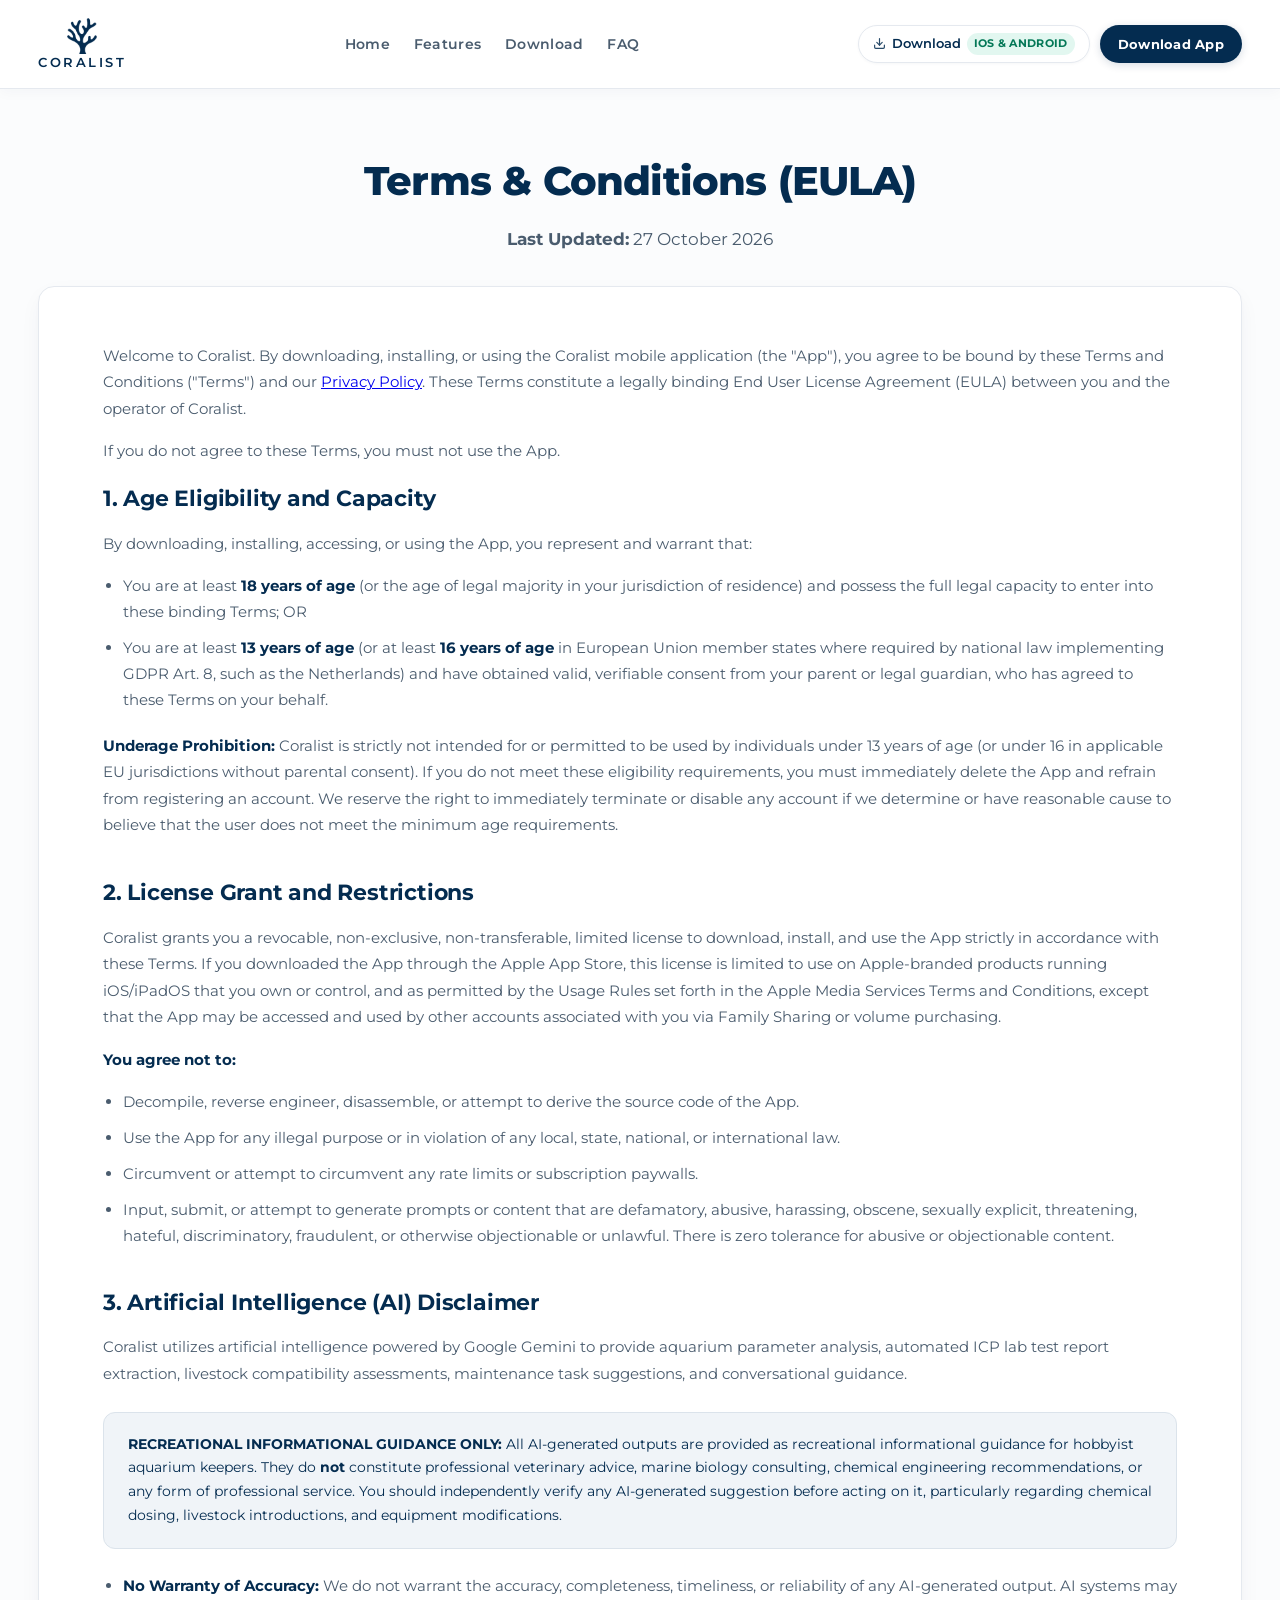
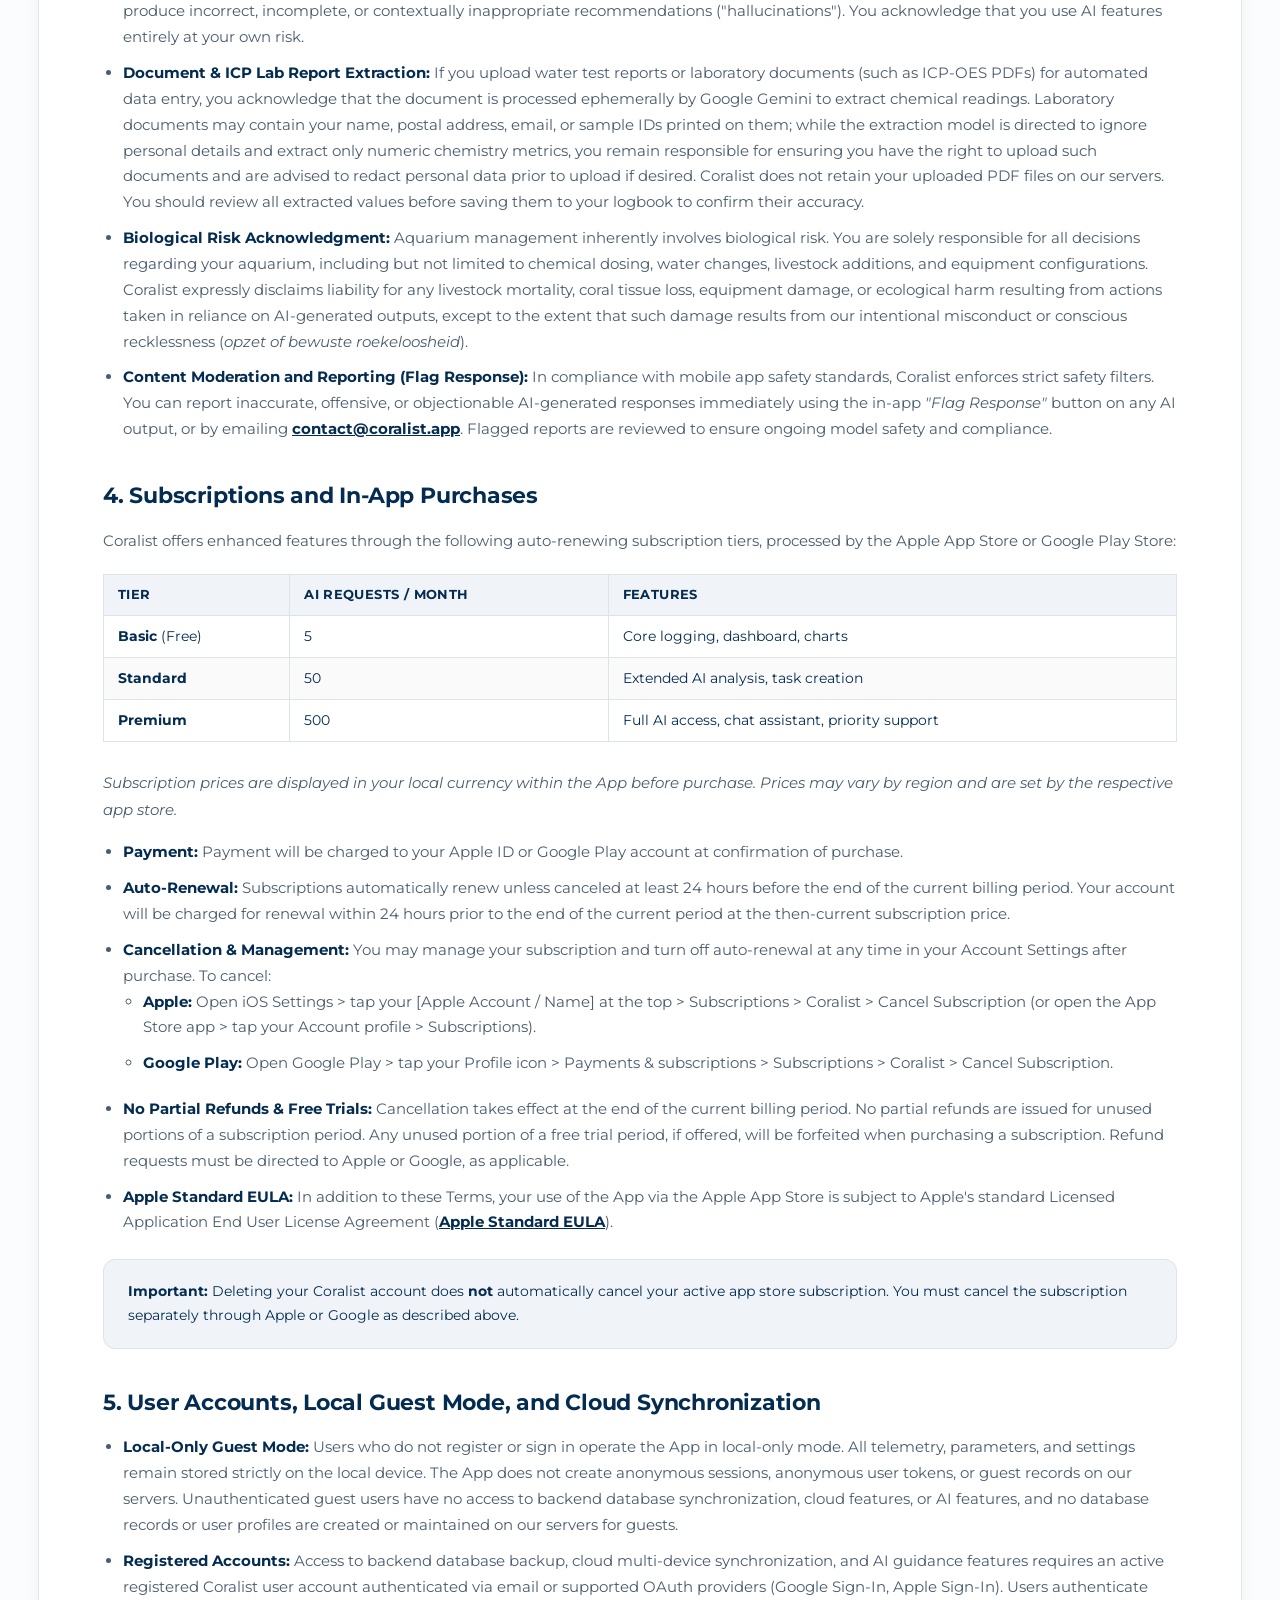
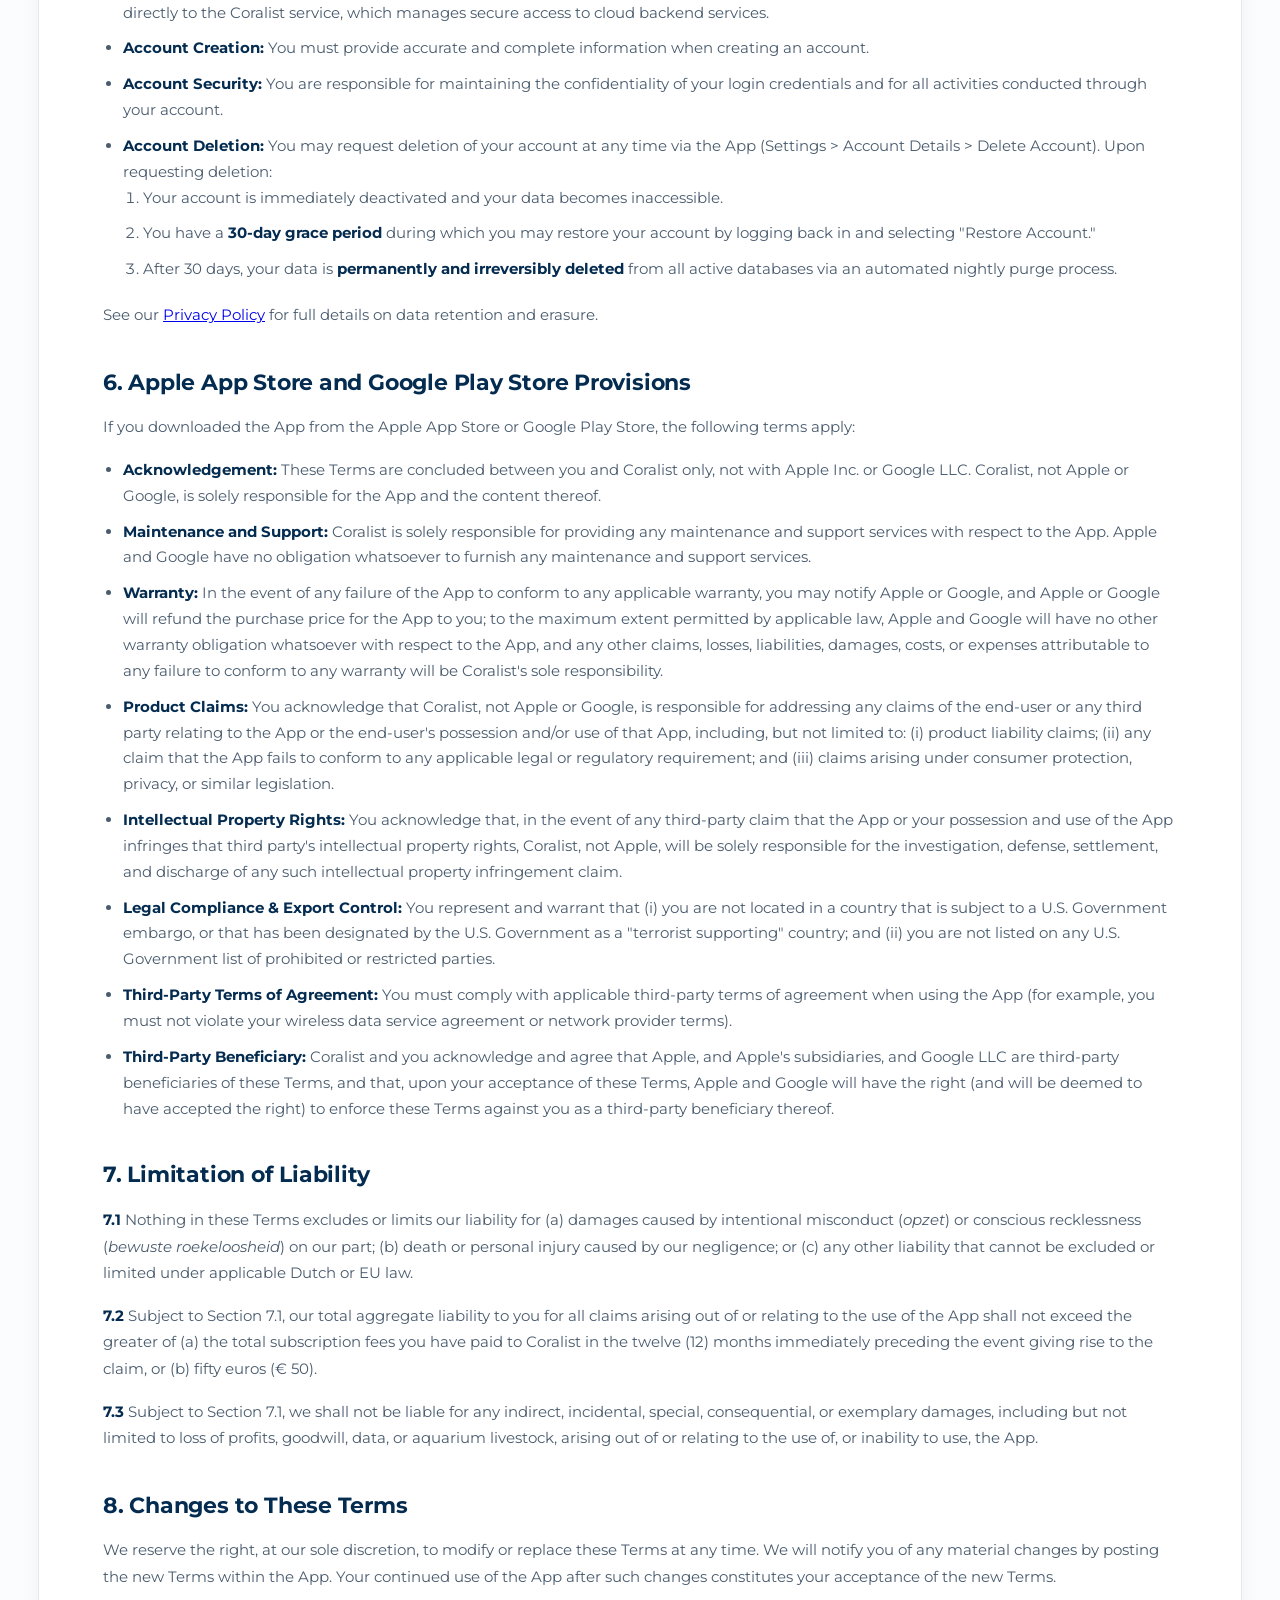
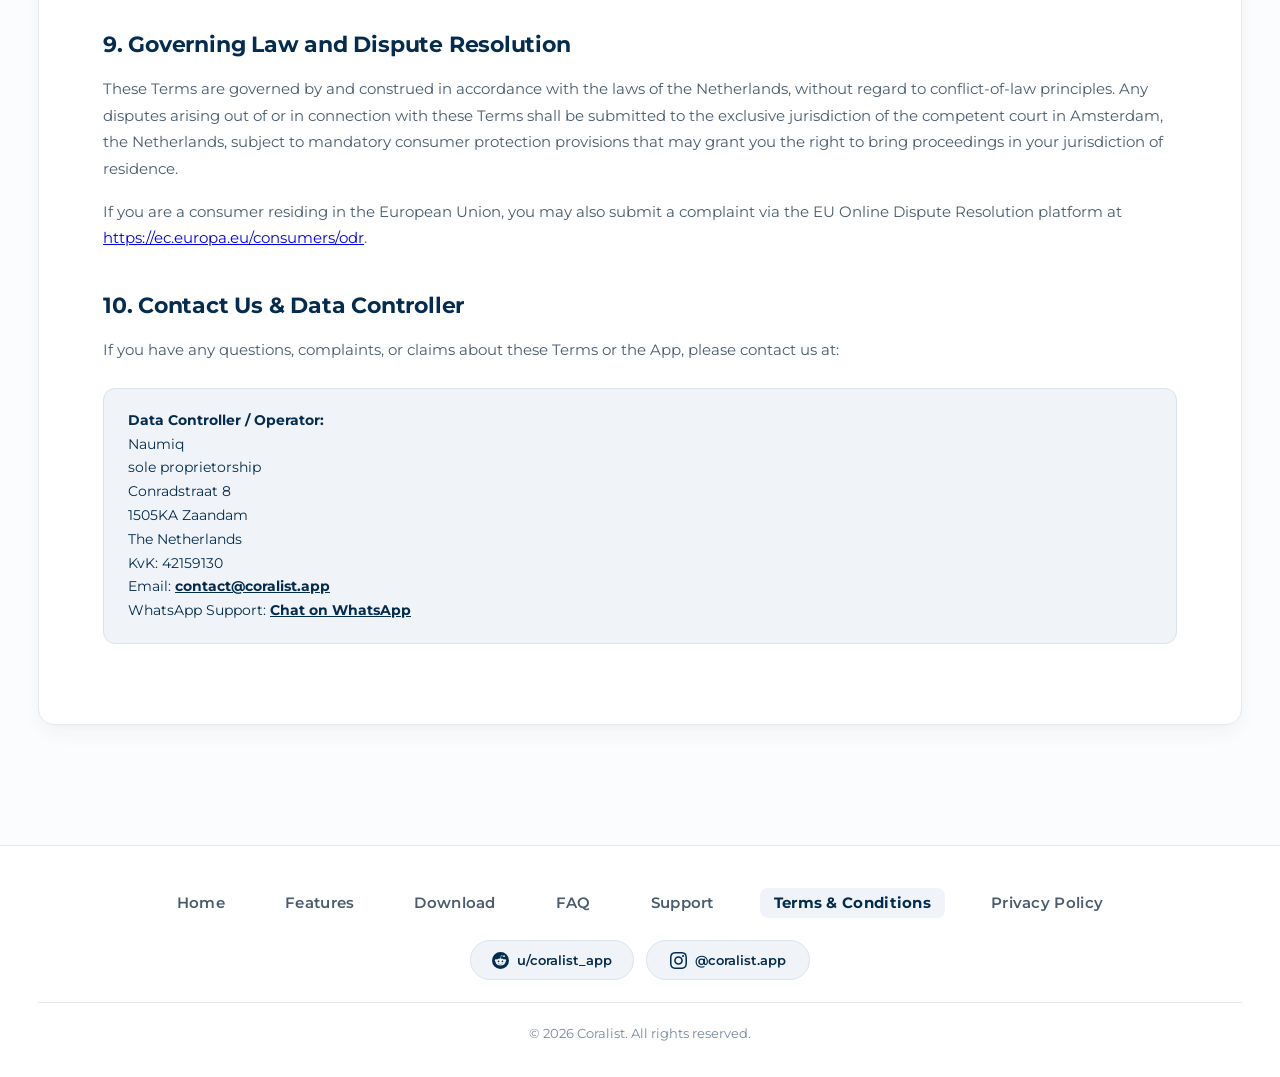
<file: terms.html>
<!DOCTYPE html>
<html lang="en">

<head>
  <meta charset="UTF-8">
  <meta name="viewport" content="width=device-width, initial-scale=1.0">
  <title>Coralist — Terms & Conditions</title>
  <meta name="description"
    content="Terms and Conditions (EULA) for using the Coralist mobile application. Learn about subscription terms, AI disclaimers, and user agreements.">
  <link rel="canonical" href="https://coralist.app/terms.html">

  <!-- Open Graph -->
  <meta property="og:type" content="article">
  <meta property="og:url" content="https://coralist.app/terms.html">
  <meta property="og:title" content="Coralist — Terms & Conditions">
  <meta property="og:description"
    content="Terms and Conditions (EULA) for using the Coralist mobile application. Learn about subscription terms, AI disclaimers, and user agreements.">
  <meta property="og:image" content="https://coralist.app/assets/logo-premium-clean.png">
  <meta property="og:image:width" content="1024">
  <meta property="og:image:height" content="1024">
  <meta property="og:image:alt" content="Coralist App Logo">
  <meta property="og:site_name" content="Coralist">

  <!-- Twitter Card -->
  <meta name="twitter:card" content="summary">
  <meta name="twitter:title" content="Coralist — Terms & Conditions">
  <meta name="twitter:description"
    content="Terms and Conditions (EULA) for using the Coralist mobile application. Learn about subscription terms, AI disclaimers, and user agreements.">
  <meta name="twitter:image" content="https://coralist.app/assets/logo-premium-clean.png">

  <!-- Mobile Browser Theme Color -->
  <meta name="theme-color" content="#042c50">

  <!-- Favicons -->
  <link rel="icon" type="image/svg+xml" href="assets/favicon.svg">
  <link rel="icon" type="image/png" sizes="32x32" href="assets/favicon-dark-32x32.png" media="(prefers-color-scheme: dark)">
  <link rel="icon" type="image/png" sizes="32x32" href="assets/favicon-32x32.png" media="(prefers-color-scheme: light)">
  <link rel="icon" type="image/png" href="assets/coral-header-dark-thinned.png" media="(prefers-color-scheme: dark)">
  <link rel="icon" type="image/png" href="assets/coral-header-light-thinned.png" media="(prefers-color-scheme: light)">
  <link rel="apple-touch-icon" href="assets/coral-silhouette.png">
  <link rel="stylesheet" href="styles.css?v=9.4">
</head>

<body>

  <!-- Site Header -->
  <header class="site-header">
    <div class="container nav-row">
      <!-- Left: Logo with Coralist centered underneath -->
      <a href="index.html" class="brand-link" aria-label="Coralist Home">
        <img src="assets/coral-header-light-thinned.png" alt="Coralist Logo" class="brand-icon-img" width="30" height="36">
        <span class="brand-text">Coralist</span>
      </a>

      <!-- Right: Navigation -->
      <nav class="site-nav">
        <ul class="nav-links">
          <li><a href="index.html">Home</a></li>
          <li><a href="index.html#features">Features</a></li>
          <li><a href="index.html#download">Download</a></li>
          <li><a href="index.html#faq">FAQ</a></li>
        </ul>
      </nav>

      <!-- Action Buttons: Download Anchor + Direct Store CTA -->
      <div class="nav-actions">
        <a href="index.html#download" class="btn-nav-download" title="Download Coralist for iOS & Android">
          <svg class="download-icon" viewBox="0 0 24 24" width="13" height="13" fill="none" stroke="currentColor" stroke-width="2.2" stroke-linecap="round" stroke-linejoin="round" aria-hidden="true">
            <path d="M21 15v4a2 2 0 0 1-2 2H5a2 2 0 0 1-2-2v-4"></path>
            <polyline points="7 10 12 15 17 10"></polyline>
            <line x1="12" y1="15" x2="12" y2="3"></line>
          </svg>
          <span>Download</span>
          <span class="tip-badge-live">iOS & Android</span>
        </a>
        <a href="index.html#download" class="btn-nav-beta" title="Download Coralist on the App Store or Google Play">Download App</a>
      </div>

      <button class="mobile-toggle-btn" aria-label="Toggle navigation" aria-expanded="false">
        <span class="hamburger-bar"></span>
        <span class="hamburger-bar"></span>
        <span class="hamburger-bar"></span>
      </button>
    </div>
  </header>

  <!-- Main Content -->
  <main>
    <div class="container">

      <section class="legal-header">
        <h1>Terms & Conditions (EULA)</h1>
        <p>
          <strong>Last Updated:</strong> 27 October 2026
        </p>
      </section>

      <article class="legal-card">
        <div class="legal-body">

          <p>
            Welcome to Coralist. By downloading, installing, or using the Coralist mobile application (the "App"), you
            agree to be bound by these Terms and Conditions ("Terms") and our <a href="privacy.html">Privacy Policy</a>.
            These Terms constitute a legally binding End User License Agreement (EULA) between you and the operator of
            Coralist.
          </p>

          <p>If you do not agree to these Terms, you must not use the App.</p>

          <h2>1. Age Eligibility and Capacity</h2>
          <p>
            By downloading, installing, accessing, or using the App, you represent and warrant that:
          </p>
          <ul>
            <li>
              You are at least <strong>18 years of age</strong> (or the age of legal majority in your jurisdiction of residence) and possess the full legal capacity to enter into these binding Terms; OR
            </li>
            <li>
              You are at least <strong>13 years of age</strong> (or at least <strong>16 years of age</strong> in European Union member states where required by national law implementing GDPR Art. 8, such as the Netherlands) and have obtained valid, verifiable consent from your parent or legal guardian, who has agreed to these Terms on your behalf.
            </li>
          </ul>
          <p>
            <strong>Underage Prohibition:</strong> Coralist is strictly not intended for or permitted to be used by individuals under 13 years of age (or under 16 in applicable EU jurisdictions without parental consent). If you do not meet these eligibility requirements, you must immediately delete the App and refrain from registering an account. We reserve the right to immediately terminate or disable any account if we determine or have reasonable cause to believe that the user does not meet the minimum age requirements.
          </p>

          <h2>2. License Grant and Restrictions</h2>
          <p>
            Coralist grants you a revocable, non-exclusive, non-transferable, limited license to download, install, and
            use the App strictly in accordance with these Terms. If you downloaded the App through the Apple App Store, this license
            is limited to use on Apple-branded products running iOS/iPadOS that you own or control, and as permitted by the Usage Rules
            set forth in the Apple Media Services Terms and Conditions, except that the App may be accessed and used by other accounts
            associated with you via Family Sharing or volume purchasing.
          </p>
          <p><strong>You agree not to:</strong></p>
          <ul>
            <li>Decompile, reverse engineer, disassemble, or attempt to derive the source code of the App.</li>
            <li>Use the App for any illegal purpose or in violation of any local, state, national, or international law.</li>
            <li>Circumvent or attempt to circumvent any rate limits or subscription paywalls.</li>
            <li>Input, submit, or attempt to generate prompts or content that are defamatory, abusive, harassing, obscene, sexually explicit, threatening, hateful, discriminatory, fraudulent, or otherwise objectionable or unlawful. There is zero tolerance for abusive or objectionable content.</li>
          </ul>

          <h2>3. Artificial Intelligence (AI) Disclaimer</h2>
          <p>
            Coralist utilizes artificial intelligence powered by Google Gemini to provide aquarium parameter analysis,
            automated ICP lab test report extraction, livestock compatibility assessments, maintenance task suggestions, and conversational guidance.
          </p>

          <div class="legal-callout">
            <p>
              <strong>RECREATIONAL INFORMATIONAL GUIDANCE ONLY:</strong> All AI-generated outputs are provided as
              recreational informational guidance for hobbyist aquarium keepers. They do <strong>not</strong> constitute
              professional veterinary advice, marine biology consulting, chemical engineering recommendations, or any
              form of professional service. You should independently verify any AI-generated suggestion before acting on
              it, particularly regarding chemical dosing, livestock introductions, and equipment modifications.
            </p>
          </div>

          <ul>
            <li>
              <strong>No Warranty of Accuracy:</strong> We do not warrant the accuracy, completeness, timeliness, or
              reliability of any AI-generated output. AI systems may produce incorrect, incomplete, or contextually
              inappropriate recommendations ("hallucinations"). You acknowledge that you use AI features entirely at
              your own risk.
            </li>
            <li>
              <strong>Document &amp; ICP Lab Report Extraction:</strong> If you upload water test reports or laboratory documents (such as ICP-OES PDFs) for automated data entry, you acknowledge that the document is processed ephemerally by Google Gemini to extract chemical readings. Laboratory documents may contain your name, postal address, email, or sample IDs printed on them; while the extraction model is directed to ignore personal details and extract only numeric chemistry metrics, you remain responsible for ensuring you have the right to upload such documents and are advised to redact personal data prior to upload if desired. Coralist does not retain your uploaded PDF files on our servers. You should review all extracted values before saving them to your logbook to confirm their accuracy.
            </li>
            <li>
              <strong>Biological Risk Acknowledgment:</strong> Aquarium management inherently involves biological risk.
              You are solely responsible for all decisions regarding your aquarium, including but not limited to
              chemical dosing, water changes, livestock additions, and equipment configurations. Coralist expressly
              disclaims liability for any livestock mortality, coral tissue loss, equipment damage, or ecological harm
              resulting from actions taken in reliance on AI-generated outputs, except to the extent that such damage
              results from our intentional misconduct or conscious recklessness (<em>opzet of bewuste
                roekeloosheid</em>).
            </li>
            <li>
              <strong>Content Moderation and Reporting (Flag Response):</strong> In compliance with mobile app safety standards, Coralist enforces strict safety filters. You can report inaccurate, offensive, or objectionable AI-generated responses immediately using the in-app <em>"Flag Response"</em> button on any AI output, or by emailing <a href="mailto:contact@coralist.app" style="color: var(--navy-primary); font-weight: 700; text-decoration: underline;">contact@coralist.app</a>. Flagged reports are reviewed to ensure ongoing model safety and compliance.
            </li>
          </ul>

          <h2>4. Subscriptions and In-App Purchases</h2>
          <p>
            Coralist offers enhanced features through the following auto-renewing subscription tiers, processed by the
            Apple App Store or Google Play Store:
          </p>

          <table class="legal-table">
            <thead>
              <tr>
                <th>Tier</th>
                <th>AI Requests / Month</th>
                <th>Features</th>
              </tr>
            </thead>
            <tbody>
              <tr>
                <td><strong>Basic</strong> (Free)</td>
                <td>5</td>
                <td>Core logging, dashboard, charts</td>
              </tr>
              <tr>
                <td><strong>Standard</strong></td>
                <td>50</td>
                <td>Extended AI analysis, task creation</td>
              </tr>
              <tr>
                <td><strong>Premium</strong></td>
                <td>500</td>
                <td>Full AI access, chat assistant, priority support</td>
              </tr>
            </tbody>
          </table>

          <p><em>Subscription prices are displayed in your local currency within the App before purchase. Prices may
              vary by region and are set by the respective app store.</em></p>

          <ul>
            <li><strong>Payment:</strong> Payment will be charged to your Apple ID or Google Play account at confirmation of purchase.</li>
            <li><strong>Auto-Renewal:</strong> Subscriptions automatically renew unless canceled at least 24 hours before the end of the current billing period. Your account will be charged for renewal within 24 hours prior to the end of the current period at the then-current subscription price.</li>
            <li>
              <strong>Cancellation &amp; Management:</strong> You may manage your subscription and turn off auto-renewal at any time in your Account Settings after purchase. To cancel:
              <ul>
                <li><strong>Apple:</strong> Open iOS Settings &gt; tap your [Apple Account / Name] at the top &gt; Subscriptions &gt; Coralist &gt; Cancel Subscription (or open the App Store app &gt; tap your Account profile &gt; Subscriptions).</li>
                <li><strong>Google Play:</strong> Open Google Play &gt; tap your Profile icon &gt; Payments &amp; subscriptions &gt; Subscriptions &gt; Coralist &gt; Cancel Subscription.</li>
              </ul>
            </li>
            <li><strong>No Partial Refunds &amp; Free Trials:</strong> Cancellation takes effect at the end of the current billing period. No partial refunds are issued for unused portions of a subscription period. Any unused portion of a free trial period, if offered, will be forfeited when purchasing a subscription. Refund requests must be directed to Apple or Google, as applicable.</li>
            <li><strong>Apple Standard EULA:</strong> In addition to these Terms, your use of the App via the Apple App Store is subject to Apple's standard Licensed Application End User License Agreement (<a href="https://www.apple.com/legal/internet-services/itunes/dev/stdeula/" target="_blank" rel="noopener noreferrer" style="color: var(--navy-primary); font-weight: 700; text-decoration: underline;">Apple Standard EULA</a>).</li>
          </ul>

          <div class="legal-callout">
            <p>
              <strong>Important:</strong> Deleting your Coralist account does <strong>not</strong> automatically cancel
              your active app store subscription. You must cancel the subscription separately through Apple or Google as
              described above.
            </p>
          </div>

          <h2>5. User Accounts, Local Guest Mode, and Cloud Synchronization</h2>
          <ul>
            <li><strong>Local-Only Guest Mode:</strong> Users who do not register or sign in operate the App in local-only mode. All telemetry, parameters, and settings remain stored strictly on the local device. The App does not create anonymous sessions, anonymous user tokens, or guest records on our servers. Unauthenticated guest users have no access to backend database synchronization, cloud features, or AI features, and no database records or user profiles are created or maintained on our servers for guests.</li>
            <li><strong>Registered Accounts:</strong> Access to backend database backup, cloud multi-device synchronization, and AI guidance features requires an active registered Coralist user account authenticated via email or supported OAuth providers (Google Sign-In, Apple Sign-In). Users authenticate directly to the Coralist service, which manages secure access to cloud backend services.</li>
            <li><strong>Account Creation:</strong> You must provide accurate and complete information when creating an
              account.</li>
            <li><strong>Account Security:</strong> You are responsible for maintaining the confidentiality of your login
              credentials and for all activities conducted through your account.</li>
            <li>
              <strong>Account Deletion:</strong> You may request deletion of your account at any time via the App
              (Settings > Account Details > Delete Account). Upon requesting deletion:
              <ol>
                <li>Your account is immediately deactivated and your data becomes inaccessible.</li>
                <li>You have a <strong>30-day grace period</strong> during which you may restore your account by logging
                  back in and selecting "Restore Account."</li>
                <li>After 30 days, your data is <strong>permanently and irreversibly deleted</strong> from all active
                  databases via an automated nightly purge process.</li>
              </ol>
            </li>
          </ul>
          <p>See our <a href="privacy.html">Privacy Policy</a> for full details on data retention and erasure.</p>

          <h2>6. Apple App Store and Google Play Store Provisions</h2>
          <p>If you downloaded the App from the Apple App Store or Google Play Store, the following terms apply:</p>
          <ul>
            <li><strong>Acknowledgement:</strong> These Terms are concluded between you and Coralist only, not with Apple Inc. or Google LLC. Coralist, not Apple or Google, is solely responsible for the App and the content thereof.</li>
            <li><strong>Maintenance and Support:</strong> Coralist is solely responsible for providing any maintenance and support services with respect to the App. Apple and Google have no obligation whatsoever to furnish any maintenance and support services.</li>
            <li><strong>Warranty:</strong> In the event of any failure of the App to conform to any applicable warranty, you may notify Apple or Google, and Apple or Google will refund the purchase price for the App to you; to the maximum extent permitted by applicable law, Apple and Google will have no other warranty obligation whatsoever with respect to the App, and any other claims, losses, liabilities, damages, costs, or expenses attributable to any failure to conform to any warranty will be Coralist's sole responsibility.</li>
            <li><strong>Product Claims:</strong> You acknowledge that Coralist, not Apple or Google, is responsible for addressing any claims of the end-user or any third party relating to the App or the end-user's possession and/or use of that App, including, but not limited to: (i) product liability claims; (ii) any claim that the App fails to conform to any applicable legal or regulatory requirement; and (iii) claims arising under consumer protection, privacy, or similar legislation.</li>
            <li><strong>Intellectual Property Rights:</strong> You acknowledge that, in the event of any third-party claim that the App or your possession and use of the App infringes that third party's intellectual property rights, Coralist, not Apple, will be solely responsible for the investigation, defense, settlement, and discharge of any such intellectual property infringement claim.</li>
            <li><strong>Legal Compliance &amp; Export Control:</strong> You represent and warrant that (i) you are not located in a country that is subject to a U.S. Government embargo, or that has been designated by the U.S. Government as a "terrorist supporting" country; and (ii) you are not listed on any U.S. Government list of prohibited or restricted parties.</li>
            <li><strong>Third-Party Terms of Agreement:</strong> You must comply with applicable third-party terms of agreement when using the App (for example, you must not violate your wireless data service agreement or network provider terms).</li>
            <li><strong>Third-Party Beneficiary:</strong> Coralist and you acknowledge and agree that Apple, and Apple's subsidiaries, and Google LLC are third-party beneficiaries of these Terms, and that, upon your acceptance of these Terms, Apple and Google will have the right (and will be deemed to have accepted the right) to enforce these Terms against you as a third-party beneficiary thereof.</li>
          </ul>

          <h2>7. Limitation of Liability</h2>
          <p>
            <strong>7.1</strong> Nothing in these Terms excludes or limits our liability for (a) damages caused by
            intentional misconduct (<em>opzet</em>) or conscious recklessness (<em>bewuste roekeloosheid</em>) on our
            part; (b) death or personal injury caused by our negligence; or (c) any other liability that cannot be
            excluded or limited under applicable Dutch or EU law.
          </p>
          <p>
            <strong>7.2</strong> Subject to Section 7.1, our total aggregate liability to you for all claims arising out
            of or relating to the use of the App shall not exceed the greater of (a) the total subscription fees you
            have paid to Coralist in the twelve (12) months immediately preceding the event giving rise to the claim, or
            (b) fifty euros (€ 50).
          </p>
          <p>
            <strong>7.3</strong> Subject to Section 7.1, we shall not be liable for any indirect, incidental, special,
            consequential, or exemplary damages, including but not limited to loss of profits, goodwill, data, or
            aquarium livestock, arising out of or relating to the use of, or inability to use, the App.
          </p>

          <h2>8. Changes to These Terms</h2>
          <p>
            We reserve the right, at our sole discretion, to modify or replace these Terms at any time. We will notify
            you of any material changes by posting the new Terms within the App. Your continued use of the App after
            such changes constitutes your acceptance of the new Terms.
          </p>

          <h2>9. Governing Law and Dispute Resolution</h2>
          <p>
            These Terms are governed by and construed in accordance with the laws of the Netherlands, without regard to
            conflict-of-law principles. Any disputes arising out of or in connection with these Terms shall be submitted
            to the exclusive jurisdiction of the competent court in Amsterdam, the Netherlands, subject to mandatory
            consumer protection provisions that may grant you the right to bring proceedings in your jurisdiction of
            residence.
          </p>
          <p>
            If you are a consumer residing in the European Union, you may also submit a complaint via the EU Online
            Dispute Resolution platform at <a href="https://ec.europa.eu/consumers/odr" target="_blank"
              rel="noopener noreferrer">https://ec.europa.eu/consumers/odr</a>.
          </p>

          <h2>10. Contact Us &amp; Data Controller</h2>
          <p>If you have any questions, complaints, or claims about these Terms or the App, please contact us at:</p>
          <div class="legal-callout">
            <p>
              <strong>Data Controller / Operator:</strong><br>
              Naumiq<br>
              sole proprietorship<br>
              Conradstraat 8<br>
              1505KA Zaandam<br>
              The Netherlands<br>
              KvK: 42159130<br>
              Email: <a href="mailto:contact@coralist.app" style="color: var(--navy-primary); font-weight: 700; text-decoration: underline;">contact@coralist.app</a><br>
              WhatsApp Support: <a href="https://wa.me/message/F6IHO37MQ43EN1" target="_blank" rel="noopener noreferrer" style="color: var(--navy-primary); font-weight: 700; text-decoration: underline;">Chat on WhatsApp</a>
            </p>
          </div>

        </div>
      </article>

    </div>
  </main>

  <!-- Site Footer & Page Navigation -->
  <footer class="site-footer">
    <div class="container">
      <nav class="footer-nav" aria-label="Page Navigation">
        <ul class="footer-links">
          <li><a href="index.html">Home</a></li>
          <li><a href="index.html#features">Features</a></li>
          <li><a href="index.html#download">Download</a></li>
          <li><a href="index.html#faq">FAQ</a></li>
          <li><a href="support.html">Support</a></li>
          <li><a href="terms.html" class="active">Terms & Conditions</a></li>
          <li><a href="privacy.html">Privacy Policy</a></li>
        </ul>
      </nav>

      <div class="footer-social" aria-label="Social Media Links">
        <a href="https://www.reddit.com/user/coralist_app/" target="_blank" rel="noopener noreferrer" class="social-link" aria-label="Coralist on Reddit">
          <svg class="social-icon" viewBox="0 0 24 24" width="18" height="18" fill="currentColor" aria-hidden="true">
            <path d="M12 0A12 12 0 0 0 0 12a12 12 0 0 0 12 12 12 12 0 0 0 12-12A12 12 0 0 0 12 0zm5.01 4.744c.688 0 1.25.561 1.25 1.249a1.25 1.25 0 0 1-2.498.056l-2.597-.547-.8 3.747c1.824.07 3.48.632 4.674 1.488.308-.309.73-.491 1.207-.491.968 0 1.754.786 1.754 1.754 0 .716-.435 1.333-1.01 1.614a3.111 3.111 0 0 1 .042.52c0 2.694-3.13 4.87-7.004 4.87-3.874 0-7.004-2.176-7.004-4.87 0-.183.015-.366.043-.534A1.748 1.748 0 0 1 4.028 12c0-.968.786-1.754 1.754-1.754.463 0 .898.196 1.207.49 1.207-.883 2.878-1.43 4.744-1.487l.885-4.182a.342.342 0 0 1 .14-.197.35.35 0 0 1 .238-.042l2.906.617a1.214 1.214 0 0 1 1.108-.701zM9.25 12C8.561 12 8 12.562 8 13.25c0 .687.561 1.248 1.25 1.248.687 0 1.248-.561 1.248-1.249 0-.688-.561-1.249-1.249-1.249zm5.5 0c-.687 0-1.248.561-1.248 1.25 0 .687.561 1.248 1.249 1.248.688 0 1.249-.561 1.249-1.249 0-.687-.562-1.249-1.25-1.249zm-5.466 3.99a.327.327 0 0 0-.231.094.33.33 0 0 0 0 .463c.842.842 2.484.913 2.961.913.477 0 2.105-.056 2.961-.913a.361.361 0 0 0 .029-.463.33.33 0 0 0-.464 0c-.547.533-1.684.73-2.512.73-.828 0-1.979-.197-2.512-.73a.326.326 0 0 0-.232-.095z"/>
          </svg>
          <span>u/coralist_app</span>
        </a>
        <a href="https://www.instagram.com/coralist.app/" target="_blank" rel="noopener noreferrer" class="social-link" aria-label="Coralist on Instagram">
          <svg class="social-icon" viewBox="0 0 24 24" width="18" height="18" fill="currentColor" aria-hidden="true">
            <path d="M12 2.163c3.204 0 3.584.012 4.85.07 3.252.148 4.771 1.691 4.919 4.919.058 1.265.069 1.645.069 4.849 0 3.205-.012 3.584-.069 4.849-.149 3.225-1.664 4.771-4.919 4.919-1.266.058-1.644.07-4.85.07-3.204 0-3.584-.012-4.849-.07-3.26-.149-4.771-1.699-4.919-4.92-.058-1.265-.07-1.644-.07-4.849 0-3.204.013-3.583.07-4.849.149-3.227 1.664-4.771 4.919-4.919 1.266-.057 1.645-.069 4.849-.069zm0-2.163c-3.259 0-3.667.014-4.947.072-4.358.2-6.78 2.618-6.98 6.98-.059 1.281-.073 1.689-.073 4.948 0 3.259.014 3.668.072 4.948.2 4.358 2.618 6.78 6.98 6.98 1.281.058 1.689.072 4.948.072 3.259 0 3.668-.014 4.948-.072 4.354-.2 6.782-2.618 6.979-6.98.059-1.28.073-1.689.073-4.948 0-3.259-.014-3.667-.072-4.947-.196-4.354-2.617-6.78-6.979-6.98-1.281-.059-1.69-.073-4.949-.073zm0 5.838c-3.403 0-6.162 2.759-6.162 6.162s2.759 6.163 6.162 6.163 6.162-2.759 6.162-6.163c0-3.403-2.759-6.162-6.162-6.162zm0 10.162c-2.209 0-4-1.79-4-4 0-2.209 1.791-4 4-4s4 1.791 4 4c0 2.21-1.791 4-4 4zm6.406-11.845c-.796 0-1.441.645-1.441 1.44s.645 1.44 1.441 1.44c.795 0 1.439-.645 1.439-1.44s-.644-1.44-1.439-1.44z"/>
          </svg>
          <span>@coralist.app</span>
        </a>
      </div>

      <div class="footer-bottom">
        <p>© 2026 Coralist. All rights reserved.</p>
      </div>
    </div>
  </footer>

  <script src="script.js?v=2.5"></script>
</body>

</html>
</file>
<file: styles.css>
/* ==========================================================================
   Coralist - Premium Minimalist Navy & White Design System
   Matches Coralist App Brand Identity (#042c50)
   ========================================================================== */

@import url('https://fonts.googleapis.com/css2?family=Montserrat:wght@400;500;600;700;800;900&display=swap');

:root {
  /* Brand Navy & White Color Hierarchy */
  --navy-primary: #042c50;
  --navy-dark: #021a30;
  --navy-hover: #073b6a;
  --navy-subtle: #f0f4f8;
  --navy-border-subtle: #dbe3eb;

  --bg-white: #ffffff;
  --bg-page: #fbfcfd;
  --bg-surface: #ffffff;
  --bg-muted: #f4f6f9;

  --border-hairline: #e5e9ef;
  --border-medium: #cbd5e1;
  --border-focus: #042c50;

  /* Typography */
  --text-primary: #042c50;
  --text-secondary: #4a5c6e;
  --text-muted: #78889b;
  --text-light: #ffffff;

  --font-brand: 'Montserrat', -apple-system, BlinkMacSystemFont, 'Segoe UI', Roboto, sans-serif;

  /* Natural Elevations */
  --shadow-subtle: 0 1px 3px rgba(4, 44, 80, 0.04);
  --shadow-card: 0 8px 24px -4px rgba(4, 44, 80, 0.06), 0 2px 6px -1px rgba(4, 44, 80, 0.02);
  --shadow-float: 0 20px 40px -12px rgba(4, 44, 80, 0.12);
}

/* Reset */
*, *::before, *::after {
  box-sizing: border-box;
  margin: 0;
  padding: 0;
}

html {
  font-size: 16px;
  -webkit-font-smoothing: antialiased;
  -moz-osx-font-smoothing: grayscale;
  overflow-x: hidden;
  scroll-behavior: smooth;
  scroll-padding-top: 104px;
}

body {
  background-color: var(--bg-page);
  color: var(--text-primary);
  font-family: var(--font-brand);
  line-height: 1.65;
  min-height: 100vh;
  display: flex;
  flex-direction: column;
  overflow-x: hidden;
  width: 100%;
  padding-top: 88px;
}

/* Ensure sections target correctly below fixed header */
section[id] {
  scroll-margin-top: 104px;
}

/* Container */
.container {
  width: 100%;
  max-width: 1260px;
  margin: 0 auto;
  padding: 0 28px;
}

/* ==========================================================================
   Header Navigation (Stacked Brand on Left, Navigation on Right)
   ========================================================================== */
.site-header {
  position: fixed;
  top: 0;
  left: 0;
  right: 0;
  width: 100%;
  z-index: 1000;
  background: rgba(255, 255, 255, 0.97);
  backdrop-filter: blur(12px);
  -webkit-backdrop-filter: blur(12px);
  border-bottom: 1px solid var(--border-hairline);
  box-shadow: 0 2px 14px rgba(4, 44, 80, 0.04);
}

.nav-row {
  display: flex;
  align-items: center;
  justify-content: space-between;
  height: 88px;
}

/* Brand Logo (Left-Aligned, Centered Stack: Silhouette on top, CORALIST underneath) */
.brand-link {
  display: flex;
  flex-direction: column;
  align-items: center;
  justify-content: center;
  gap: 3px;
  text-decoration: none;
  cursor: pointer;
  padding: 4px 0;
  transition: opacity 0.15s ease, transform 0.15s ease;
}

.brand-link:hover {
  opacity: 0.85;
}

.brand-icon-img {
  width: 30px;
  height: 36px;
  object-fit: contain;
  display: block;
  flex-shrink: 0;
  transition: transform 0.2s ease;
}

.brand-link:hover .brand-icon-img {
  transform: scale(1.04);
}

.brand-icon-mask {
  width: 30px;
  height: 36px;
  background-color: var(--navy-primary);
  -webkit-mask-image: url('assets/coral-header-light-thinned.png');
  mask-image: url('assets/coral-header-light-thinned.png');
  -webkit-mask-size: contain;
  mask-size: contain;
  -webkit-mask-repeat: no-repeat;
  mask-repeat: no-repeat;
  -webkit-mask-position: center;
  mask-position: center;
  display: block;
  flex-shrink: 0;
}

.brand-text {
  font-family: var(--font-brand);
  font-size: 0.80rem;
  font-weight: 600;
  letter-spacing: 0.20em;
  text-transform: uppercase;
  color: var(--navy-primary);
  line-height: 1;
}

/* Navigation Links (Right-Aligned) */
.site-nav {
  display: flex;
  align-items: center;
}

.nav-links {
  display: flex;
  align-items: center;
  gap: 24px;
  list-style: none;
}

.nav-links a {
  text-decoration: none;
  font-size: 0.9rem;
  font-weight: 600;
  color: var(--text-secondary);
  letter-spacing: 0.02em;
  transition: color 0.15s ease;
  position: relative;
  padding: 6px 0;
}

.nav-links a:hover {
  color: var(--navy-primary);
}

.nav-links a.active {
  color: var(--navy-primary);
  font-weight: 700;
}

.nav-links a.active::after {
  content: '';
  position: absolute;
  bottom: -2px;
  left: 0;
  width: 100%;
  height: 2px;
  background-color: var(--navy-primary);
}

/* Header Action Buttons (Beta CTA + Disabled Download indicator) */
.nav-actions {
  display: flex;
  align-items: center;
  gap: 10px;
}

.btn-nav-beta {
  display: inline-flex;
  align-items: center;
  justify-content: center;
  padding: 8px 18px;
  border-radius: 9999px;
  background-color: var(--navy-primary);
  color: #ffffff;
  font-family: var(--font-brand);
  font-size: 0.84rem;
  font-weight: 700;
  letter-spacing: 0.02em;
  text-decoration: none;
  transition: all 0.2s ease;
  box-shadow: 0 2px 8px rgba(4, 44, 80, 0.16);
  white-space: nowrap;
}

.btn-nav-beta:hover {
  background-color: var(--navy-hover);
  transform: translateY(-1px);
  box-shadow: 0 4px 14px rgba(4, 44, 80, 0.24);
}

.btn-nav-download {
  display: inline-flex;
  align-items: center;
  gap: 6px;
  padding: 7px 14px;
  border-radius: 9999px;
  background: #ffffff;
  border: 1px solid var(--border-hairline);
  color: var(--navy-primary);
  font-family: var(--font-brand);
  font-size: 0.82rem;
  font-weight: 600;
  text-decoration: none;
  cursor: pointer;
  user-select: none;
  position: relative;
  transition: all 0.2s ease;
  box-shadow: 0 1px 3px rgba(4, 44, 80, 0.04);
}

.btn-nav-download:hover {
  background: var(--navy-subtle);
  border-color: var(--navy-primary);
  color: var(--navy-primary);
  transform: translateY(-1px);
  box-shadow: 0 3px 8px rgba(4, 44, 80, 0.08);
}

.download-icon {
  color: var(--navy-primary);
  opacity: 0.85;
  flex-shrink: 0;
}

.tip-text-soon {
  font-size: 0.72rem;
  font-weight: 500;
  color: var(--text-muted);
  letter-spacing: 0;
}

.tip-badge-live {
  font-size: 0.68rem;
  font-weight: 700;
  color: #047857;
  background: rgba(16, 185, 129, 0.12);
  padding: 2px 7px;
  border-radius: 9999px;
  letter-spacing: 0.03em;
  text-transform: uppercase;
}

.mobile-toggle-btn {
  display: none;
  background: transparent;
  border: 1px solid var(--navy-border-subtle);
  border-radius: 10px;
  width: 42px;
  height: 42px;
  padding: 0;
  cursor: pointer;
  align-items: center;
  justify-content: center;
  flex-direction: column;
  gap: 5px;
  transition: all 0.2s ease;
  -webkit-tap-highlight-color: transparent;
}

.mobile-toggle-btn:hover {
  background-color: var(--navy-subtle);
}

.hamburger-bar {
  display: block;
  width: 20px;
  height: 2px;
  background-color: var(--navy-primary);
  border-radius: 2px;
  transition: transform 0.25s cubic-bezier(0.16, 1, 0.3, 1), opacity 0.2s ease;
  transform-origin: center;
}

.mobile-toggle-btn.is-active .hamburger-bar:nth-child(1) {
  transform: translateY(7px) rotate(45deg);
}

.mobile-toggle-btn.is-active .hamburger-bar:nth-child(2) {
  opacity: 0;
  transform: scaleX(0);
}

.mobile-toggle-btn.is-active .hamburger-bar:nth-child(3) {
  transform: translateY(-7px) rotate(-45deg);
}

/* ==========================================================================
   Typography & Hierarchy
   ========================================================================== */
h1, h2, h3, h4, h5, h6 {
  font-family: var(--font-brand);
  color: var(--navy-primary);
  letter-spacing: -0.015em;
  font-weight: 700;
}

/* ==========================================================================
   Hero & Under Construction Section
   ========================================================================== */
main {
  flex: 1;
}

.hero-section {
  padding: 36px 0 60px;
  text-align: center;
  position: relative;
}

.hero-section::before {
  content: '';
  position: absolute;
  top: -80px;
  left: 50%;
  transform: translateX(-50%);
  width: 1100px;
  max-width: 100vw;
  height: 560px;
  background: radial-gradient(ellipse 70% 50% at 50% 15%, rgba(2, 132, 199, 0.07) 0%, rgba(4, 44, 80, 0.04) 50%, transparent 80%);
  pointer-events: none;
  z-index: 0;
}

/* Beta Notice Banner */
.beta-notice-banner {
  display: inline-flex;
  align-items: center;
  justify-content: center;
  gap: 12px;
  flex-wrap: wrap;
  margin: 0 auto 36px;
  padding: 8px 22px;
  background: var(--navy-subtle);
  border: 1px solid var(--navy-border-subtle);
  border-radius: 9999px;
  font-size: 0.88rem;
  color: var(--navy-primary);
  box-shadow: 0 2px 10px rgba(4, 44, 80, 0.04);
  transition: all 0.25s ease;
}

.beta-notice-banner:hover {
  border-color: rgba(4, 44, 80, 0.25);
  box-shadow: 0 4px 16px rgba(4, 44, 80, 0.08);
}

.beta-tag {
  display: inline-flex;
  align-items: center;
  gap: 8px;
  font-weight: 700;
  font-size: 0.75rem;
  text-transform: uppercase;
  letter-spacing: 0.08em;
  background: rgba(4, 44, 80, 0.08);
  padding: 3px 10px;
  border-radius: 9999px;
}

.beta-notice-text {
  font-weight: 500;
  line-height: 1.4;
}

.beta-link {
  color: var(--navy-primary);
  font-weight: 700;
  text-decoration: underline;
  text-underline-offset: 3px;
  transition: opacity 0.2s ease;
}

.beta-link:hover {
  opacity: 0.8;
}

.hero-heading {
  font-size: 2.85rem;
  font-weight: 800;
  line-height: 1.2;
  color: var(--navy-primary);
  max-width: 780px;
  margin: 0 auto 20px;
  letter-spacing: -0.025em;
}

.hero-subheading {
  font-size: 1.1rem;
  color: var(--text-secondary);
  max-width: 620px;
  margin: 0 auto 48px;
  line-height: 1.7;
  font-weight: 400;
}

/* ==========================================================================
   Minimal App Showcase Card
   ========================================================================== */
.showcase-card {
  position: relative;
  z-index: 1;
  background: #ffffff;
  border: 1px solid rgba(4, 44, 80, 0.08);
  border-radius: 28px;
  box-shadow: 0 24px 60px -14px rgba(4, 44, 80, 0.07), 0 2px 8px -1px rgba(4, 44, 80, 0.02);
  padding: 42px 48px 46px;
  margin: 0 auto 60px;
  display: grid;
  grid-template-columns: minmax(340px, 1fr) minmax(360px, 450px);
  gap: 32px 48px;
  align-items: start;
  text-align: left;
}

/* Centered Showcase Header above both columns */
.showcase-header {
  grid-column: 1 / -1;
  text-align: center;
  display: flex;
  flex-direction: column;
  align-items: center;
  margin-bottom: 6px;
}

.showcase-header h1 {
  font-size: 2.45rem;
  font-weight: 800;
  color: var(--navy-primary);
  line-height: 1.18;
  letter-spacing: -0.025em;
  text-align: center;
  max-width: 820px;
}

.hero-tagline {
  font-size: 1.05rem;
  color: var(--text-secondary);
  line-height: 1.6;
  max-width: 660px;
  margin: 10px auto 0;
  font-weight: 500;
}

.showcase-text-col {
  display: flex;
  flex-direction: column;
  gap: 16px;
}

.hero-lead-text {
  font-size: 0.98rem;
  color: var(--text-secondary);
  line-height: 1.7;
}

.hero-cta-group {
  display: flex;
  flex-direction: column;
  gap: 18px;
  margin-top: 10px;
}

.btn-primary.btn-cta {
  display: inline-flex;
  align-items: center;
  gap: 8px;
  padding: 12px 24px;
  font-size: 0.92rem;
  border-radius: 9999px;
  box-shadow: 0 4px 14px rgba(4, 44, 80, 0.18);
}

.btn-primary.btn-cta:hover {
  transform: translateY(-1px);
  box-shadow: 0 6px 20px rgba(4, 44, 80, 0.28);
}

.btn-secondary.btn-cta {
  display: inline-flex;
  align-items: center;
  gap: 8px;
  padding: 12px 24px;
  font-size: 0.92rem;
  border-radius: 9999px;
  background-color: #ffffff;
  color: var(--navy-primary);
  border: 1.5px solid var(--navy-border-subtle);
  box-shadow: 0 4px 14px rgba(4, 44, 80, 0.08);
}

.btn-secondary.btn-cta:hover {
  transform: translateY(-1px);
  border-color: var(--navy-primary);
  background-color: var(--navy-subtle);
  box-shadow: 0 6px 20px rgba(4, 44, 80, 0.14);
}

.btn-arrow {
  display: inline-block;
  font-size: 1.1em;
  line-height: 1;
  transition: transform 0.2s ease;
}

.btn-primary.btn-cta:hover .btn-arrow,
.btn-secondary.btn-cta:hover .btn-arrow {
  transform: translateX(3px);
}

/* Disabled Native App Store Badges with Coming Soon */
.store-strip-disabled {
  display: flex;
  flex-direction: column;
  gap: 8px;
  padding-top: 6px;
}

.store-strip-label {
  font-size: 0.74rem;
  font-weight: 700;
  color: var(--text-muted);
  text-transform: uppercase;
  letter-spacing: 0.06em;
}

.store-badges-row {
  display: flex;
  align-items: center;
  gap: 10px;
  flex-wrap: wrap;
}

.store-badge-card {
  display: inline-flex;
  align-items: center;
  gap: 10px;
  padding: 8px 14px;
  background: #f8fafc;
  border: 1px solid var(--border-hairline);
  border-radius: 12px;
  cursor: not-allowed;
  user-select: none;
  transition: all 0.2s ease;
}

.store-badge-card.is-disabled {
  opacity: 0.78;
}

.store-badge-card:hover {
  border-color: var(--border-medium);
}

.store-badge-icon {
  color: var(--navy-primary);
  opacity: 0.7;
  flex-shrink: 0;
}

.store-badge-text {
  display: flex;
  flex-direction: column;
  line-height: 1.15;
  text-align: left;
}

.store-badge-sub {
  font-size: 0.62rem;
  color: var(--text-muted);
  text-transform: uppercase;
  letter-spacing: 0.04em;
  font-weight: 600;
}

.store-badge-name {
  font-size: 0.84rem;
  color: var(--navy-primary);
  font-weight: 700;
}

.store-soon-text {
  font-size: 0.74rem;
  font-weight: 500;
  color: var(--text-muted);
  white-space: nowrap;
}

.feature-list {
  list-style: none;
  display: flex;
  flex-direction: column;
  gap: 16px;
  margin-top: 6px;
  margin-bottom: 10px;
}

.feature-item {
  display: flex;
  align-items: flex-start;
  gap: 14px;
  cursor: pointer;
  padding: 10px 14px;
  border-radius: 14px;
  transition: all 0.22s ease;
  margin-left: -14px;
  margin-right: -14px;
  border: 1px solid transparent;
}

.feature-item:hover {
  background: rgba(4, 44, 80, 0.035);
}

.feature-item.is-active {
  background: rgba(4, 44, 80, 0.055);
  border-color: rgba(4, 44, 80, 0.08);
}

.feature-item strong {
  display: block;
  font-size: 0.98rem;
  font-weight: 700;
  color: var(--navy-primary);
  margin-bottom: 2px;
}

.feature-sub {
  display: block;
  font-size: 0.88rem;
  color: var(--text-secondary);
  font-weight: 400;
  line-height: 1.55;
}

.feature-bullet {
  width: 7px;
  height: 7px;
  border-radius: 50%;
  background: var(--navy-primary);
  margin-top: 7px;
  flex-shrink: 0;
  transition: transform 0.22s ease, box-shadow 0.22s ease;
}

.feature-item.is-active .feature-bullet {
  transform: scale(1.3);
  box-shadow: 0 0 0 3px rgba(4, 44, 80, 0.2);
}

.showcase-mockup-col {
  display: flex;
  justify-content: center;
  position: relative;
  width: 100%;
}

.gallery-container {
  display: flex;
  flex-direction: column;
  align-items: center;
  gap: 12px;
  width: 100%;
  max-width: 450px;
  margin: 0 auto;
  position: relative;
}

/* Ambient soft halo backdrop behind mockup - scaled by 25% */
.gallery-container::before {
  content: '';
  position: absolute;
  top: 24px;
  left: 50%;
  transform: translateX(-50%);
  width: 420px;
  height: 640px;
  background: radial-gradient(ellipse at center, rgba(4, 44, 80, 0.11) 0%, rgba(14, 165, 233, 0.05) 50%, transparent 75%);
  filter: blur(40px);
  pointer-events: none;
  z-index: 0;
}



/* Phone Mockup Frame - Scaled down 25% (420px max-width) */
.phone-mockup-frame {
  width: 100%;
  max-width: 420px;
  border-radius: 24px;
  padding: 0;
  background: transparent;
  border: none;
  box-shadow: 0 20px 48px -10px rgba(4, 44, 80, 0.2), 0 6px 20px -3px rgba(4, 44, 80, 0.08);
  transition: transform 0.3s cubic-bezier(0.16, 1, 0.3, 1), box-shadow 0.3s ease;
  cursor: pointer;
  overflow: hidden;
  position: relative;
  z-index: 2;
}

.phone-mockup-frame:hover {
  transform: translateY(-3px);
  box-shadow: 0 26px 58px -12px rgba(4, 44, 80, 0.24), 0 8px 24px rgba(4, 44, 80, 0.1);
}

.gallery-frame {
  position: relative;
  overflow: hidden;
  touch-action: pan-y;
  user-select: none;
}

.gallery-slides {
  position: relative;
  width: 100%;
  aspect-ratio: 1320 / 2868;
  overflow: hidden;
  border-radius: 24px;
  background: #edf4fa;
}

.gallery-slide {
  position: absolute;
  top: 0;
  left: 0;
  width: 100%;
  height: 100%;
  opacity: 0;
  transform: translateX(18px) scale(0.98);
  transition: opacity 0.35s cubic-bezier(0.16, 1, 0.3, 1), transform 0.35s cubic-bezier(0.16, 1, 0.3, 1);
  pointer-events: none;
  overflow: hidden;
}

.gallery-slide.active {
  opacity: 1;
  transform: translateX(0) scale(1);
  pointer-events: auto;
}

.gallery-slide.slide-prev {
  transform: translateX(-18px) scale(0.98);
}

.gallery-slide img {
  width: 100%;
  height: 100%;
  object-fit: cover;
  border-radius: 24px;
  display: block;
  cursor: pointer;
  user-select: none;
  -webkit-user-drag: none;
  image-rendering: -webkit-optimize-contrast;
  transform: translateZ(0);
  backface-visibility: hidden;
}

/* Overlay Arrow Buttons on Image */
.overlay-nav-btn {
  position: absolute;
  top: 50%;
  transform: translateY(-50%);
  z-index: 20;
  width: 38px;
  height: 38px;
  border-radius: 50%;
  background: rgba(255, 255, 255, 0.94);
  backdrop-filter: blur(10px);
  -webkit-backdrop-filter: blur(10px);
  border: 1px solid rgba(4, 44, 80, 0.15);
  color: var(--navy-primary);
  font-size: 1.45rem;
  font-weight: 700;
  line-height: 1;
  display: flex;
  align-items: center;
  justify-content: center;
  cursor: pointer;
  box-shadow: 0 4px 16px rgba(4, 44, 80, 0.18);
  transition: all 0.22s ease;
  user-select: none;
  padding-bottom: 2px;
}

.overlay-nav-btn.prev-btn {
  left: 12px;
}

.overlay-nav-btn.next-btn {
  right: 12px;
}

.overlay-nav-btn:hover {
  background: var(--navy-primary);
  color: #ffffff;
  border-color: var(--navy-primary);
  transform: translateY(-50%) scale(1.1);
  box-shadow: 0 6px 20px rgba(4, 44, 80, 0.3);
}

.overlay-nav-btn:active {
  transform: translateY(-50%) scale(0.96);
}

/* Interactive Tabs / Indicators below app screenshots */
.gallery-indicators {
  display: flex;
  flex-direction: column;
  align-items: center;
  justify-content: center;
  gap: 6px;
  width: 100%;
  margin-top: 8px;
  z-index: 2;
  position: relative;
}

.indicators-row {
  display: flex;
  align-items: center;
  justify-content: center;
  gap: 6px;
  width: 100%;
}

.indicator-dot {
  padding: 5px 12px;
  border-radius: 9999px;
  background: #ffffff;
  border: 1px solid var(--border-medium);
  font-family: var(--font-brand);
  font-size: 0.78rem;
  font-weight: 600;
  color: var(--text-secondary);
  cursor: pointer;
  transition: all 0.2s ease;
  white-space: nowrap;
}

.indicator-dot:hover {
  border-color: var(--navy-primary);
  color: var(--navy-primary);
}

.indicator-dot.active {
  background: var(--navy-primary);
  color: #ffffff;
  border-color: var(--navy-primary);
  box-shadow: 0 3px 10px rgba(4, 44, 80, 0.22);
}

/* Dashboard Element Highlight Frames */
.highlight-frame,
.chart-highlight-frame {
  position: absolute;
  border: 2.5px solid var(--navy-primary);
  box-shadow: 0 0 0 3px rgba(4, 44, 80, 0.18), 0 8px 20px rgba(4, 44, 80, 0.22);
  pointer-events: none;
  opacity: 0;
  visibility: hidden;
  transform: scale(0.98);
  transition: opacity 0.25s cubic-bezier(0.16, 1, 0.3, 1), transform 0.25s cubic-bezier(0.16, 1, 0.3, 1), visibility 0.25s ease;
  z-index: 10;
}

.highlight-frame.visible,
.chart-highlight-frame.visible {
  opacity: 1;
  visibility: visible;
  animation: highlightPulse 0.45s cubic-bezier(0.16, 1, 0.3, 1) forwards;
}

#stability-highlight-frame {
  top: 21.4%;
  left: 5.6%;
  width: 88.8%;
  height: 14%;
  border-radius: 14px;
}

#dials-highlight-frame {
  top: 36.3%;
  left: 5.6%;
  width: 88.8%;
  height: 42.5%;
  border-radius: 16px;
}

@keyframes highlightPulse {
  0% {
    box-shadow: 0 0 0 0 rgba(4, 44, 80, 0.45), 0 4px 12px rgba(4, 44, 80, 0.15);
    transform: scale(0.97);
  }
  50% {
    box-shadow: 0 0 0 5px rgba(4, 44, 80, 0.25), 0 6px 18px rgba(4, 44, 80, 0.2);
    transform: scale(1.01);
  }
  100% {
    box-shadow: 0 0 0 3px rgba(4, 44, 80, 0.18), 0 8px 20px rgba(4, 44, 80, 0.22);
    transform: scale(1);
  }
}



/* ==========================================================================
   Buttons & Links
   ========================================================================== */
.btn-group {
  display: flex;
  align-items: center;
  gap: 14px;
  flex-wrap: wrap;
}

.btn {
  display: inline-flex;
  align-items: center;
  justify-content: center;
  gap: 8px;
  padding: 12px 24px;
  border-radius: 10px;
  font-family: var(--font-brand);
  font-size: 0.88rem;
  font-weight: 700;
  text-decoration: none;
  letter-spacing: 0.03em;
  transition: all 0.15s ease;
  cursor: pointer;
  border: 1.5px solid transparent;
}

.btn-primary {
  background-color: var(--navy-primary);
  color: #ffffff;
  border-color: var(--navy-primary);
}

.btn-primary:hover {
  background-color: var(--navy-hover);
  border-color: var(--navy-hover);
}

.btn-secondary {
  background-color: transparent;
  color: var(--navy-primary);
  border-color: var(--navy-border-subtle);
}

.btn-secondary:hover {
  border-color: var(--navy-primary);
  background-color: var(--navy-subtle);
}

/* ==========================================================================
   Features Section & Breakdown Cards
   ========================================================================== */
.features-section {
  padding: 20px 0 80px;
}

.section-header {
  text-align: center;
  max-width: 680px;
  margin: 0 auto 48px;
}

.section-header h2 {
  font-size: 2.15rem;
  font-weight: 800;
  color: var(--navy-primary);
  margin-bottom: 14px;
  line-height: 1.25;
}

.section-header p {
  font-size: 1.05rem;
  color: var(--text-secondary);
  line-height: 1.65;
}

.features-grid {
  display: grid;
  grid-template-columns: repeat(3, 1fr);
  gap: 24px;
}

.features-grid-trio {
  display: grid;
  grid-template-columns: repeat(3, 1fr);
  gap: 24px;
}

.feature-card {
  background: var(--bg-surface);
  border: 1px solid var(--border-hairline);
  border-radius: 18px;
  padding: 32px 28px;
  text-align: left;
  transition: transform 0.2s ease, box-shadow 0.2s ease, border-color 0.2s ease;
  box-shadow: var(--shadow-subtle);
  display: flex;
  flex-direction: column;
}

.feature-card:hover {
  transform: translateY(-2px);
  box-shadow: var(--shadow-card);
  border-color: var(--navy-border-subtle);
}

.feature-card-header {
  display: flex;
  align-items: center;
  gap: 16px;
  margin-bottom: 12px;
}

.feature-card-icon {
  width: 44px;
  height: 44px;
  border-radius: 12px;
  background: var(--navy-subtle);
  border: 1px solid var(--navy-border-subtle);
  display: flex;
  align-items: center;
  justify-content: center;
  font-size: 1.3rem;
  color: var(--navy-primary);
  flex-shrink: 0;
}

.feature-card h3 {
  font-size: 1.25rem;
  font-weight: 700;
  color: var(--navy-primary);
  margin: 0;
  line-height: 1.25;
}

.feature-card .feature-tagline {
  font-size: 0.88rem;
  font-weight: 600;
  color: var(--navy-hover);
  margin-bottom: 12px;
}

.feature-card p {
  font-size: 0.92rem;
  color: var(--text-secondary);
  line-height: 1.65;
  margin: 0;
}

/* Minimal Notice Box */
.notice-box {
  background: var(--bg-surface);
  border: 1px solid var(--border-hairline);
  border-radius: 16px;
  padding: 32px;
  text-align: center;
  max-width: 640px;
  margin: 0 auto 80px;
  box-shadow: var(--shadow-subtle);
}

.notice-box h4 {
  font-size: 1.2rem;
  font-weight: 700;
  margin-bottom: 8px;
}

.notice-box p {
  font-size: 0.92rem;
  color: var(--text-secondary);
  line-height: 1.6;
  margin-bottom: 20px;
}

.notice-box .notice-buttons {
  justify-content: center;
  align-items: flex-start;
  margin-top: 20px;
  gap: 12px;
}

.support-contact-links {
  display: flex;
  flex-wrap: wrap;
  justify-content: center;
  align-items: center;
  gap: 14px 24px;
  font-size: 1.05rem;
  font-weight: 700;
  margin-bottom: 8px;
}

.support-contact-link {
  color: var(--navy-primary);
  text-decoration: underline;
  display: inline-flex;
  align-items: center;
  gap: 8px;
}

.support-contact-link svg {
  flex-shrink: 0;
}

.support-contact-sep {
  color: var(--text-muted);
  font-weight: 400;
}

/* ==========================================================================
   Download Section & Store Badges
   ========================================================================== */
.download-section {
  padding: 40px 0 80px;
  position: relative;
}

.download-container {
  width: 100%;
  max-width: 1080px;
  margin: 0 auto;
}

.section-eyebrow {
  display: inline-flex;
  align-items: center;
  gap: 8px;
  padding: 5px 14px;
  border-radius: 9999px;
  background: var(--navy-subtle);
  border: 1px solid var(--navy-border-subtle);
  color: var(--navy-primary);
  font-size: 0.74rem;
  font-weight: 700;
  letter-spacing: 0.08em;
  text-transform: uppercase;
  margin-bottom: 16px;
}

.section-eyebrow .eyebrow-dot {
  width: 6px;
  height: 6px;
  border-radius: 50%;
  background: var(--navy-primary);
}

.download-grid {
  display: grid;
  grid-template-columns: repeat(2, 1fr);
  gap: 28px;
  margin-top: 10px;
  margin-bottom: 36px;
}

.download-card {
  background: var(--bg-surface);
  border: 1px solid var(--border-hairline);
  border-radius: 20px;
  box-shadow: var(--shadow-card);
  position: relative;
  display: flex;
  flex-direction: column;
  overflow: hidden;
  transition: transform 0.25s cubic-bezier(0.16, 1, 0.3, 1), box-shadow 0.25s ease, border-color 0.25s ease;
}

.download-card:hover {
  transform: translateY(-4px);
  box-shadow: var(--shadow-float);
  border-color: var(--navy-border-subtle);
}

/* Featured Android Card Styling */
.download-card-android.download-card-highlight {
  border: 1.5px solid rgba(4, 44, 80, 0.16);
  background: linear-gradient(180deg, rgba(240, 244, 248, 0.55) 0%, rgba(255, 255, 255, 1) 160px);
  box-shadow: 0 10px 28px -4px rgba(4, 44, 80, 0.08), 0 2px 8px -1px rgba(4, 44, 80, 0.03);
}

.download-card-android.download-card-highlight:hover {
  border-color: var(--navy-primary);
  box-shadow: 0 20px 42px -8px rgba(4, 44, 80, 0.16), 0 4px 12px -2px rgba(4, 44, 80, 0.06);
}

.card-status-badge {
  position: absolute;
  top: 20px;
  right: 20px;
  display: inline-flex;
  align-items: center;
  gap: 6px;
  padding: 5px 12px;
  border-radius: 9999px;
  font-size: 0.72rem;
  font-weight: 700;
  letter-spacing: 0.04em;
  text-transform: uppercase;
  z-index: 2;
}

.card-status-badge.badge-live {
  background: rgba(16, 185, 129, 0.10);
  border: 1px solid rgba(16, 185, 129, 0.28);
  color: #047857;
}

.card-status-badge.badge-soon {
  background: rgba(4, 44, 80, 0.06);
  border: 1px solid var(--navy-border-subtle);
  color: var(--navy-primary);
}

.pulse-dot {
  width: 7px;
  height: 7px;
  border-radius: 50%;
  background: #10b981;
  box-shadow: 0 0 0 0 rgba(16, 185, 129, 0.7);
  animation: pulseGreen 2s infinite;
  flex-shrink: 0;
}

@keyframes pulseGreen {
  0% {
    transform: scale(0.95);
    box-shadow: 0 0 0 0 rgba(16, 185, 129, 0.7);
  }
  70% {
    transform: scale(1);
    box-shadow: 0 0 0 6px rgba(16, 185, 129, 0);
  }
  100% {
    transform: scale(0.95);
    box-shadow: 0 0 0 0 rgba(16, 185, 129, 0);
  }
}

.download-card-body {
  padding: 32px 30px 24px;
  display: flex;
  flex-direction: column;
  flex-grow: 1;
}

.platform-header {
  display: flex;
  align-items: center;
  gap: 16px;
  margin-bottom: 16px;
}

.platform-icon-wrap {
  width: 52px;
  height: 52px;
  border-radius: 14px;
  display: flex;
  align-items: center;
  justify-content: center;
  flex-shrink: 0;
}

.platform-icon-wrap.android-icon-wrap {
  background: #eaf7ee;
  color: #1b5e20;
  border: 1px solid rgba(46, 125, 50, 0.15);
}

.platform-icon-wrap.ios-icon-wrap {
  background: var(--navy-subtle);
  color: var(--navy-primary);
  border: 1px solid var(--navy-border-subtle);
}

.platform-title-wrap {
  display: flex;
  flex-direction: column;
  gap: 2px;
}

.platform-title {
  font-size: 1.35rem;
  font-weight: 800;
  color: var(--navy-primary);
  line-height: 1.2;
}

.platform-subtitle {
  font-size: 0.82rem;
  font-weight: 500;
  color: var(--text-muted);
}

.platform-description {
  font-size: 0.92rem;
  color: var(--text-secondary);
  line-height: 1.6;
  margin-bottom: 20px;
}

.download-features-list {
  list-style: none;
  padding: 0;
  margin: 0 0 24px;
  display: flex;
  flex-direction: column;
  gap: 10px;
}

.download-features-list li {
  display: flex;
  align-items: flex-start;
  gap: 10px;
  font-size: 0.88rem;
  color: var(--text-secondary);
  line-height: 1.45;
}

.feature-check-icon {
  width: 17px;
  height: 17px;
  color: #059669;
  flex-shrink: 0;
  margin-top: 2px;
}

.download-actions {
  display: flex;
  flex-direction: column;
  gap: 10px;
  margin-top: auto;
}

/* Store Badge Buttons */
.btn-store-badge {
  display: inline-flex;
  align-items: center;
  gap: 14px;
  padding: 12px 20px;
  border-radius: 12px;
  text-decoration: none;
  font-family: var(--font-brand);
  position: relative;
  transition: all 0.2s cubic-bezier(0.16, 1, 0.3, 1);
  cursor: pointer;
  user-select: none;
}

.btn-store-badge.btn-google-play {
  background: var(--navy-primary);
  color: #ffffff;
  border: 1.5px solid var(--navy-primary);
  box-shadow: 0 4px 14px rgba(4, 44, 80, 0.18);
}

.btn-store-badge.btn-google-play:hover {
  background: var(--navy-hover);
  border-color: var(--navy-hover);
  transform: translateY(-2px);
  box-shadow: 0 8px 20px rgba(4, 44, 80, 0.28);
}

.btn-store-badge.btn-google-play:active {
  transform: translateY(0);
}

.store-badge-icon {
  width: 24px;
  height: 24px;
  flex-shrink: 0;
}

.store-badge-text {
  display: flex;
  flex-direction: column;
  line-height: 1.15;
  text-align: left;
}

.store-badge-sub {
  font-size: 0.64rem;
  font-weight: 600;
  letter-spacing: 0.08em;
  text-transform: uppercase;
  opacity: 0.82;
}

.store-badge-main {
  font-size: 1.08rem;
  font-weight: 800;
  letter-spacing: 0.01em;
}

.btn-store-badge .external-arrow {
  margin-left: auto;
  opacity: 0.7;
  transition: transform 0.2s ease, opacity 0.2s ease;
}

.btn-store-badge.btn-google-play:hover .external-arrow {
  opacity: 1;
  transform: translateX(2px) translateY(-2px);
}

/* App Store (Coming Soon) Style */
.btn-store-badge.btn-app-store.disabled-store {
  background: #f4f6f9;
  border: 1.5px solid var(--border-medium);
  color: var(--navy-primary);
  cursor: default;
  opacity: 0.92;
}

.btn-store-badge.btn-app-store .badge-lock {
  margin-left: auto;
  font-size: 0.70rem;
  font-weight: 700;
  background: rgba(4, 44, 80, 0.08);
  color: var(--navy-primary);
  padding: 3px 8px;
  border-radius: 6px;
  letter-spacing: 0.02em;
}

/* TestFlight Beta Button */
.btn-testflight {
  display: inline-flex;
  align-items: center;
  justify-content: center;
  gap: 8px;
  padding: 11px 18px;
  border-radius: 10px;
  font-size: 0.86rem;
  font-weight: 700;
  text-decoration: none;
  background: #ffffff;
  color: var(--navy-primary);
  border: 1.5px solid var(--navy-primary);
  transition: all 0.2s ease;
  font-family: var(--font-brand);
}

.btn-testflight:hover {
  background: var(--navy-subtle);
  border-color: var(--navy-hover);
  color: var(--navy-hover);
  transform: translateY(-1px);
}

/* QR Code Showcase Box (Larger & Prominent) */
.download-qr-showcase {
  display: flex;
  flex-direction: column;
  align-items: center;
  justify-content: center;
  text-align: center;
  padding: 24px 20px;
  background: #f8fafc;
  border: 1px solid var(--border-hairline);
  border-radius: 16px;
  margin: 18px 0 20px;
  gap: 14px;
  min-height: 270px;
}

.download-qr-frame {
  width: 196px;
  height: 196px;
  background: #ffffff;
  border: 1px solid rgba(4, 44, 80, 0.08);
  border-radius: 16px;
  padding: 12px;
  display: flex;
  align-items: center;
  justify-content: center;
  box-shadow: 0 6px 18px rgba(4, 44, 80, 0.06);
}

.download-qr-frame .qr-code-img {
  width: 100%;
  height: 100%;
  object-fit: contain;
  display: block;
}

.download-qr-caption {
  display: flex;
  flex-direction: column;
  gap: 3px;
}

.download-qr-caption strong {
  font-size: 0.86rem;
  font-weight: 700;
  color: var(--navy-primary);
}

.download-qr-caption span {
  font-size: 0.76rem;
  color: var(--text-muted);
}

/* Symmetrical Download Plates */
.download-plate {
  display: flex;
  flex-direction: column;
  align-items: stretch;
  background: #ffffff;
  border: 1px solid rgba(4, 44, 80, 0.08);
  border-radius: 24px;
  box-shadow: 0 12px 32px -4px rgba(4, 44, 80, 0.06), 0 2px 6px -1px rgba(4, 44, 80, 0.02);
  transition: transform 0.25s ease, box-shadow 0.25s ease, border-color 0.25s ease;
}

.download-plate:hover {
  transform: translateY(-4px);
  box-shadow: 0 20px 40px -6px rgba(4, 44, 80, 0.12);
  border-color: rgba(4, 44, 80, 0.18);
}

.download-plate-body {
  padding: 36px 32px 32px;
  display: flex;
  flex-direction: column;
  align-items: center;
  text-align: center;
  flex-grow: 1;
}

.download-plate-body .platform-header {
  width: 100%;
  justify-content: flex-start;
  text-align: left;
}

.download-plate-body .download-qr-showcase {
  width: 100%;
  margin: 16px 0 22px;
  min-height: auto;
}

.download-plate-actions {
  width: 100%;
  display: flex;
  justify-content: center;
  align-items: center;
  margin-top: auto;
}

.download-plate-actions .btn-store-hero {
  min-width: 180px;
  justify-content: center;
}

/* iOS Showcase Box (Matching Visual Height & Style) */
.download-ios-showcase {
  display: flex;
  flex-direction: column;
  align-items: center;
  justify-content: center;
  text-align: center;
  padding: 24px 20px;
  background: #f8fafc;
  border: 1px solid var(--border-hairline);
  border-radius: 16px;
  margin: 18px 0 20px;
  gap: 14px;
  min-height: 270px;
}

.testflight-badge-visual {
  width: 60px;
  height: 60px;
  background: rgba(4, 44, 80, 0.05);
  border: 1px solid var(--navy-border-subtle);
  border-radius: 14px;
  display: flex;
  align-items: center;
  justify-content: center;
  color: var(--navy-primary);
}

.download-ios-showcase p {
  font-size: 0.84rem;
  color: var(--text-secondary);
  line-height: 1.5;
  margin: 0;
  max-width: 290px;
}

/* Cross-Platform Bar */
.download-cross-platform-bar {
  display: grid;
  grid-template-columns: repeat(3, 1fr);
  gap: 16px;
  margin-top: 24px;
}

.cross-platform-item {
  display: flex;
  align-items: flex-start;
  gap: 12px;
  background: var(--bg-surface);
  border: 1px solid var(--border-hairline);
  border-radius: 14px;
  padding: 16px 18px;
  box-shadow: var(--shadow-subtle);
}

.cross-platform-item svg {
  color: var(--navy-primary);
  flex-shrink: 0;
  margin-top: 2px;
}

.cross-platform-item strong {
  display: block;
  font-size: 0.86rem;
  font-weight: 700;
  color: var(--navy-primary);
  margin-bottom: 2px;
}

.cross-platform-item span {
  display: block;
  font-size: 0.78rem;
  color: var(--text-secondary);
  line-height: 1.4;
}

@media (max-width: 768px) {
  .download-cross-platform-bar {
    grid-template-columns: 1fr;
    gap: 12px;
  }
}

/* Hero Section Store Enhancements & Platform Chips */
.hero-buttons {
  display: flex;
  align-items: flex-start;
  gap: 14px;
  flex-wrap: wrap;
}

.btn-store-hero {
  display: inline-flex;
  align-items: center;
  justify-content: center;
  gap: 10px;
  min-inline-size: 208px;
}

.hero-btn-wrapper {
  display: inline-flex;
  flex-direction: column;
  align-items: center;
  gap: 6px;
}

.btn-store-hero.btn-store-disabled {
  background-color: #94a3b8;
  border-color: #94a3b8;
  color: #ffffff;
  opacity: 0.65;
  cursor: not-allowed;
  box-shadow: none;
  pointer-events: none;
}

.hero-btn-note {
  font-size: 0.72rem;
  color: var(--text-muted);
  font-weight: 500;
  letter-spacing: 0.01em;
  text-align: center;
}

.hero-platform-chips {
  display: flex;
  align-items: center;
  gap: 10px;
  margin-top: 14px;
  flex-wrap: wrap;
}

.platform-chip {
  display: inline-flex;
  align-items: center;
  gap: 6px;
  padding: 4px 11px;
  border-radius: 9999px;
  font-size: 0.76rem;
  font-weight: 500;
  border: 1px solid transparent;
}

.platform-chip.chip-android {
  background: #eaf7ee;
  border-color: rgba(46, 125, 50, 0.22);
  color: #1b5e20;
}

.platform-chip.chip-ios {
  background: var(--navy-subtle);
  border-color: var(--navy-border-subtle);
  color: var(--navy-primary);
}

.chip-status-dot {
  width: 6px;
  height: 6px;
  border-radius: 50%;
  flex-shrink: 0;
}

.chip-status-dot.live {
  background: #10b981;
}

.chip-status-dot.soon {
  background: var(--navy-hover);
}

.notice-badge-pill {
  display: inline-block;
  padding: 4px 10px;
  border-radius: 9999px;
  font-size: 0.72rem;
  font-weight: 700;
  letter-spacing: 0.06em;
  text-transform: uppercase;
  background: var(--navy-subtle);
  color: var(--navy-primary);
  margin-bottom: 12px;
}

/* ==========================================================================
   FAQ Section
   ========================================================================== */
.faq-section {
  padding: 40px 0 20px;
}

.faq-list {
  max-width: 840px;
  margin: 0 auto;
  display: flex;
  flex-direction: column;
  gap: 14px;
}

.faq-item {
  background: var(--bg-surface);
  border: 1px solid var(--border-hairline);
  border-radius: 14px;
  overflow: hidden;
  transition: border-color 0.2s ease, box-shadow 0.2s ease;
  box-shadow: var(--shadow-subtle);
}

.faq-item:hover {
  border-color: var(--navy-border-subtle);
}

.faq-item[open] {
  border-color: var(--navy-border-subtle);
  box-shadow: 0 4px 16px -2px rgba(4, 44, 80, 0.06);
}

.faq-question {
  display: flex;
  align-items: center;
  justify-content: space-between;
  padding: 20px 24px;
  font-size: 1.02rem;
  font-weight: 700;
  color: var(--navy-primary);
  cursor: pointer;
  list-style: none;
  user-select: none;
  transition: color 0.15s ease;
}

.faq-question::-webkit-details-marker {
  display: none;
}

.faq-question:hover {
  color: var(--navy-hover);
}

.faq-icon {
  width: 26px;
  height: 26px;
  border-radius: 50%;
  background: var(--navy-subtle);
  display: flex;
  align-items: center;
  justify-content: center;
  font-size: 1.15rem;
  line-height: 1;
  color: var(--navy-primary);
  transition: transform 0.25s cubic-bezier(0.16, 1, 0.3, 1), background-color 0.2s ease;
  flex-shrink: 0;
  margin-left: 16px;
}

.faq-item[open] .faq-icon {
  transform: rotate(45deg);
  background: var(--navy-primary);
  color: #ffffff;
}

.faq-answer {
  padding: 0 24px 22px;
  font-size: 0.94rem;
  color: var(--text-secondary);
  line-height: 1.7;
}

.faq-answer p {
  margin: 0 0 12px;
}

.faq-answer p:last-child {
  margin-bottom: 0;
}

.faq-answer ul,
.faq-answer ol {
  margin: 8px 0 14px 20px;
  padding: 0;
  display: flex;
  flex-direction: column;
  gap: 7px;
}

.faq-answer li {
  line-height: 1.6;
}

.faq-answer strong {
  color: var(--navy-primary);
  font-weight: 600;
}

.param-group-grid {
  display: grid;
  grid-template-columns: repeat(auto-fit, minmax(240px, 1fr));
  gap: 14px;
  margin: 14px 0 16px;
}

.param-category {
  background: #f8fafc;
  border: 1px solid var(--border-color);
  border-radius: var(--radius-sm);
  padding: 14px 16px;
}

.param-category h4 {
  font-size: 0.85rem;
  font-weight: 700;
  text-transform: uppercase;
  letter-spacing: 0.04em;
  color: var(--teal-accent);
  margin: 0 0 10px;
}

.param-category ul {
  margin: 0 0 0 16px;
  padding: 0;
  display: flex;
  flex-direction: column;
  gap: 7px;
  font-size: 0.87rem;
}

.param-category li {
  line-height: 1.5;
}

/* ==========================================================================
   FAQ Workflow Steps Cards (Water Test Analysis Walkthrough)
   ========================================================================== */
.faq-workflow-steps {
  display: grid;
  grid-template-columns: repeat(auto-fit, minmax(180px, 1fr));
  gap: 14px;
  margin-top: 18px;
  margin-bottom: 8px;
}

.faq-workflow-steps[data-walkthrough="water-test"] {
  grid-template-columns: repeat(5, minmax(0, 1fr));
}

.faq-workflow-steps[data-walkthrough="setup"] {
  grid-template-columns: repeat(4, minmax(0, 1fr));
}

.workflow-step-card {
  display: flex;
  flex-direction: column;
  background: #ffffff;
  border: 1px solid rgba(4, 44, 80, 0.09);
  border-radius: 16px;
  padding: 12px;
  box-shadow: 0 4px 14px rgba(4, 44, 80, 0.04);
  transition: transform 0.22s ease, box-shadow 0.22s ease, border-color 0.22s ease;
}

.workflow-step-card:hover {
  transform: translateY(-2px);
  box-shadow: 0 8px 22px rgba(4, 44, 80, 0.1);
  border-color: rgba(4, 44, 80, 0.18);
}

.step-badge {
  display: inline-flex;
  align-items: center;
  justify-content: center;
  text-align: center;
  align-self: flex-start;
  padding: 3px 9px;
  border-radius: 9999px;
  background: var(--navy-primary);
  color: #ffffff;
  font-family: var(--font-brand);
  font-size: 0.7rem;
  font-weight: 700;
  letter-spacing: 0.02em;
  margin-bottom: 10px;
}

.step-img-box {
  width: 100%;
  aspect-ratio: 764 / 1024;
  border-radius: 12px;
  overflow: hidden;
  background: #eef4f9;
  border: 1px solid rgba(4, 44, 80, 0.06);
  margin-bottom: 10px;
  box-shadow: 0 2px 8px rgba(4, 44, 80, 0.06);
}

.step-img-box img {
  width: 100%;
  height: 100%;
  object-fit: cover;
  display: block;
  cursor: pointer;
  image-rendering: -webkit-optimize-contrast;
  transform: translateZ(0);
}

.step-info {
  display: flex;
  flex-direction: column;
  gap: 4px;
}

.step-info h4 {
  font-family: var(--font-brand);
  font-size: 0.86rem;
  font-weight: 700;
  color: var(--navy-primary);
  line-height: 1.3;
  margin: 0;
}

.step-info p {
  font-size: 0.77rem !important;
  color: var(--text-secondary);
  line-height: 1.45;
  margin: 0 !important;
}

@media (max-width: 992px) {
  .faq-workflow-steps,
  .faq-workflow-steps[data-walkthrough="water-test"],
  .faq-workflow-steps[data-walkthrough="setup"] {
    grid-template-columns: repeat(2, minmax(0, 1fr));
    gap: 12px;
  }
}

@media (max-width: 640px) {
  .faq-workflow-steps,
  .faq-workflow-steps[data-walkthrough="water-test"],
  .faq-workflow-steps[data-walkthrough="setup"] {
    grid-template-columns: 1fr;
    gap: 14px;
  }

  .workflow-step-card {
    flex-direction: row;
    align-items: center;
    gap: 14px;
    padding: 12px;
  }

  .step-badge {
    width: 48px;
    height: 48px;
    min-width: 48px;
    min-height: 48px;
    border-radius: 50%;
    display: flex;
    flex-direction: column;
    align-items: center;
    justify-content: center;
    text-align: center;
    line-height: 1.15;
    padding: 0;
    margin: 0;
    flex-shrink: 0;
    font-size: 0.70rem;
    font-weight: 700;
  }

  .step-badge span {
    display: block;
    text-align: center;
    width: 100%;
  }

  .step-img-box {
    width: 105px;
    min-width: 105px;
    margin-bottom: 0;
  }
}

/* ==========================================================================
   Account and Data Deletion FAQ Styles
   ========================================================================== */
.deletion-methods-grid {
  display: flex;
  flex-direction: column;
  gap: 16px;
  margin: 18px 0 20px;
}

.deletion-method-card {
  background: var(--bg-muted);
  border: 1px solid var(--navy-border-subtle);
  border-radius: 14px;
  padding: 20px;
  display: flex;
  flex-direction: column;
  transition: border-color 0.2s ease, box-shadow 0.2s ease;
}

.deletion-method-card:hover {
  border-color: rgba(4, 44, 80, 0.25);
  box-shadow: 0 4px 14px rgba(4, 44, 80, 0.04);
}

.method-card-header {
  margin-bottom: 12px;
}

.method-card-header h4 {
  font-size: 1rem;
  font-weight: 700;
  color: var(--navy-primary);
  margin: 0;
  line-height: 1.4;
}

.method-badge {
  display: inline-flex;
  align-items: center;
  align-self: flex-start;
  padding: 3px 10px;
  font-size: 0.72rem;
  font-weight: 700;
  text-transform: uppercase;
  letter-spacing: 0.05em;
  border-radius: 9999px;
}

.method-badge.instant {
  background: #ecfdf5;
  color: #047857;
  border: 1px solid #a7f3d0;
}

.method-badge.manual {
  background: #eff6ff;
  color: #1d4ed8;
  border: 1px solid #bfdbfe;
}

.deletion-steps-list {
  margin: 0;
  padding-left: 20px;
  display: flex;
  flex-direction: column;
  gap: 9px;
  font-size: 0.91rem;
}

.deletion-steps-list li {
  line-height: 1.55;
  color: var(--text-secondary);
}

.deletion-steps-list li strong {
  color: var(--navy-primary);
  font-weight: 700;
}

.method-desc {
  font-size: 0.91rem;
  color: var(--text-secondary);
  margin: 0 0 14px;
  line-height: 1.55;
}

.deletion-email-box {
  background: var(--bg-surface);
  border: 1px solid var(--navy-border-subtle);
  border-radius: 10px;
  padding: 14px 16px;
  display: flex;
  flex-direction: column;
  gap: 10px;
  font-size: 0.88rem;
  margin-top: auto;
  box-shadow: 0 1px 3px rgba(4, 44, 80, 0.03);
}

.email-meta-item {
  display: flex;
  flex-direction: column;
  gap: 3px;
}

.meta-label {
  font-size: 0.75rem;
  font-weight: 700;
  text-transform: uppercase;
  letter-spacing: 0.04em;
  color: var(--navy-primary);
}

.email-meta-link {
  color: #0284c7;
  font-weight: 700;
  text-decoration: underline;
  word-break: break-all;
  transition: color 0.15s ease;
}

.email-meta-link:hover {
  color: var(--navy-primary);
}

.meta-value {
  color: var(--text-secondary);
  line-height: 1.5;
}

.deletion-info-grid {
  display: grid;
  grid-template-columns: repeat(2, 1fr);
  gap: 16px;
  margin: 0 0 18px;
}

.deletion-info-block {
  background: #f8fafc;
  border: 1px solid var(--border-hairline);
  border-radius: 14px;
  padding: 18px 20px;
}

.deletion-block-title {
  font-size: 0.94rem;
  font-weight: 700;
  color: var(--navy-primary);
  margin: 0 0 10px;
}

.deletion-info-block p {
  font-size: 0.89rem;
  color: var(--text-secondary);
  margin: 0 0 12px;
  line-height: 1.55;
}

.deletion-bullets {
  margin: 0;
  padding-left: 20px;
  display: flex;
  flex-direction: column;
  gap: 7px;
  font-size: 0.88rem;
}

.deletion-bullets li {
  line-height: 1.55;
  color: var(--text-secondary);
}

.deletion-bullets li strong {
  color: var(--navy-primary);
  font-weight: 700;
}

.deletion-sub-callout {
  background: #fffbeb;
  border: 1px solid #fde68a;
  border-radius: 12px;
  padding: 16px 18px;
  display: flex;
  gap: 14px;
  align-items: flex-start;
  margin-top: 14px;
}

.sub-callout-icon {
  color: #d97706;
  flex-shrink: 0;
  margin-top: 2px;
}

.sub-callout-text p {
  margin: 0;
  font-size: 0.89rem;
  line-height: 1.6;
  color: #92400e;
}

.sub-callout-text strong {
  color: #78350f;
  font-weight: 700;
}

@media (max-width: 768px) {
  .deletion-methods-grid {
    gap: 14px;
  }
  .deletion-info-grid {
    grid-template-columns: 1fr;
    gap: 14px;
  }
}

/* ==========================================================================
   Legal Document Layout (Terms & Privacy)
   ========================================================================== */
.legal-header {
  padding: 60px 0 32px;
  text-align: center;
}

.legal-header h1 {
  font-size: 2.5rem;
  font-weight: 800;
  margin-bottom: 12px;
  letter-spacing: -0.02em;
}

.legal-header p {
  color: var(--text-secondary);
  font-size: 1.05rem;
  max-width: 600px;
  margin: 0 auto;
}

.legal-card {
  background: var(--bg-surface);
  border: 1px solid var(--border-hairline);
  border-radius: 16px;
  padding: 56px 64px;
  box-shadow: var(--shadow-card);
  margin-bottom: 80px;
}

.legal-meta-row {
  display: flex;
  align-items: center;
  gap: 16px;
  font-size: 0.85rem;
  color: var(--text-muted);
  font-weight: 500;
  padding-bottom: 24px;
  border-bottom: 1px solid var(--border-hairline);
  margin-bottom: 36px;
}

.legal-body h2 {
  font-size: 1.35rem;
  font-weight: 700;
  color: var(--navy-primary);
  margin-top: 36px;
  margin-bottom: 14px;
  letter-spacing: -0.01em;
}

.legal-body h2:first-of-type {
  margin-top: 0;
}

.legal-body p {
  color: var(--text-secondary);
  font-size: 0.95rem;
  line-height: 1.75;
  margin-bottom: 16px;
}

.legal-body ul, .legal-body ol {
  padding-left: 20px;
  margin-bottom: 20px;
  color: var(--text-secondary);
}

.legal-body li {
  margin-bottom: 10px;
  font-size: 0.95rem;
  line-height: 1.7;
}

.legal-body strong {
  color: var(--navy-primary);
  font-weight: 700;
}

.legal-callout {
  background: var(--navy-subtle);
  border: 1px solid var(--navy-border-subtle);
  border-radius: 12px;
  padding: 20px 24px;
  margin: 24px 0;
}

.legal-callout p {
  color: var(--navy-primary);
  font-size: 0.9rem;
  margin-bottom: 0;
  line-height: 1.65;
}

/* Legal Tables */
.legal-table {
  width: 100%;
  border-collapse: collapse;
  margin: 20px 0 28px;
  font-size: 0.85rem;
  line-height: 1.55;
}

.legal-table th,
.legal-table td {
  text-align: left;
  padding: 10px 14px;
  border: 1px solid var(--navy-border-subtle);
  color: var(--navy-primary);
}

.legal-table th {
  background: var(--navy-subtle);
  font-weight: 700;
  font-size: 0.8rem;
  text-transform: uppercase;
  letter-spacing: 0.03em;
}

.legal-table tbody tr:nth-child(even) {
  background: rgba(0, 40, 80, 0.02);
}

.legal-table tbody tr:hover {
  background: rgba(0, 40, 80, 0.04);
}

@media (max-width: 768px) {
  .legal-table {
    font-size: 0.78rem;
  }
  .legal-table th,
  .legal-table td {
    padding: 8px 10px;
  }
}

/* ==========================================================================
   Site Footer & Bottom Navigation
   ========================================================================== */
.site-footer {
  border-top: 1px solid var(--border-hairline);
  background: var(--bg-surface);
  padding: 44px 0 32px;
  margin-top: 40px;
}

.footer-nav {
  display: flex;
  justify-content: center;
  align-items: center;
  margin-bottom: 24px;
}

.footer-links {
  display: flex;
  align-items: center;
  justify-content: center;
  gap: 32px;
  list-style: none;
  flex-wrap: wrap;
  flex-wrap: balance;
}

.footer-links a {
  text-decoration: none;
  font-size: 0.92rem;
  font-weight: 600;
  color: var(--text-secondary);
  letter-spacing: 0.02em;
  transition: all 0.15s ease;
  padding: 6px 14px;
  border-radius: 8px;
}

.footer-links a:hover {
  color: var(--navy-primary);
  background-color: var(--navy-subtle);
}

.footer-links a.active {
  color: var(--navy-primary);
  font-weight: 700;
  background-color: var(--navy-subtle);
}

.footer-social {
  display: flex;
  align-items: center;
  justify-content: center;
  gap: 12px;
  margin-top: 18px;
  margin-bottom: 22px;
  flex-wrap: wrap;
}

.social-link {
  display: inline-flex;
  align-items: center;
  justify-content: center;
  gap: 8px;
  padding: 8px 16px;
  min-inline-size: 164px;
  border-radius: 9999px;
  background: var(--navy-subtle);
  border: 1px solid var(--navy-border-subtle);
  font-family: var(--font-brand);
  font-size: 0.84rem;
  font-weight: 600;
  color: var(--navy-primary);
  text-decoration: none;
  transition: all 0.2s cubic-bezier(0.16, 1, 0.3, 1);
}

.social-link:hover {
  background: var(--navy-primary);
  color: #ffffff;
  border-color: var(--navy-primary);
  transform: translateY(-1px);
  box-shadow: 0 4px 14px rgba(4, 44, 80, 0.16);
}

.social-icon {
  width: 17px;
  height: 17px;
  flex-shrink: 0;
}

.footer-bottom {
  margin-top: 16px;
  padding-top: 20px;
  border-top: 1px solid var(--border-hairline);
  text-align: center;
  font-size: 0.8rem;
  color: var(--text-muted);
}

/* ==========================================================================
   Mobile & Responsive Design System
   ========================================================================== */

@keyframes mobileMenuSlideDown {
  from {
    opacity: 0;
    transform: translateY(-8px);
  }
  to {
    opacity: 1;
    transform: translateY(0);
  }
}

/* Tablet & Smaller Screens (<= 900px) */
@media (max-width: 900px) {
  .showcase-card {
    grid-template-columns: 1fr;
    padding: 36px 28px;
    gap: 36px;
  }
  .features-grid,
  .features-grid-trio {
    grid-template-columns: repeat(2, 1fr);
  }
  .download-grid {
    grid-template-columns: 1fr;
    max-width: 520px;
    margin-left: auto;
    margin-right: auto;
    gap: 22px;
  }
}

/* Mobile Screens (<= 768px) */
@media (max-width: 768px) {
  .download-qr-showcase,
  .download-ios-showcase {
    min-height: auto;
    padding: 18px 14px;
    margin: 14px 0 18px;
  }

  .download-qr-frame {
    width: 170px;
    height: 170px;
  }

  .download-card-body {
    padding: 24px 20px 20px;
  }

  .card-status-badge {
    top: 16px;
    right: 16px;
  }

  html {
    scroll-padding-top: 86px;
  }

  body {
    padding-top: 74px;
  }

  section[id] {
    scroll-margin-top: 86px;
  }

  /* Navigation Bar: Centered Stacked Logo, Left Burger Menu */
  .site-header {
    height: 74px;
  }

  .nav-row {
    position: relative;
    height: 74px;
    display: flex;
    align-items: center;
    justify-content: center;
    padding: 0 20px;
  }

  .mobile-toggle-btn {
    position: absolute;
    left: 20px;
    top: 0;
    bottom: 0;
    margin: auto 0;
    display: flex;
    z-index: 10;
  }

  .brand-link {
    display: flex;
    flex-direction: column;
    align-items: center;
    justify-content: center;
    gap: 3px;
    padding: 0;
  }

  .brand-icon-img,
  .brand-icon-mask {
    width: 26px;
    height: 31px;
  }

  .brand-text {
    font-size: 0.72rem;
    font-weight: 600;
    letter-spacing: 0.20em;
    text-transform: uppercase;
    line-height: 1;
  }

  .site-nav {
    position: static;
  }

  .nav-actions {
    display: none;
  }

  .nav-links {
    display: none;
    position: absolute;
    top: 74px;
    left: 0;
    right: 0;
    background: #ffffff;
    border-bottom: 1px solid var(--navy-border-subtle);
    box-shadow: 0 16px 36px rgba(4, 44, 80, 0.14);
    padding: 16px 20px 24px;
    flex-direction: column;
    gap: 6px;
    z-index: 100;
  }

  .nav-links.mobile-open {
    display: flex;
    animation: mobileMenuSlideDown 0.22s cubic-bezier(0.16, 1, 0.3, 1) forwards;
  }

  .nav-links li {
    width: 100%;
  }

  .nav-links a {
    display: flex;
    align-items: center;
    width: 100%;
    padding: 12px 16px;
    font-size: 0.98rem;
    font-weight: 600;
    color: var(--navy-primary);
    border-radius: 10px;
    transition: background-color 0.15s ease, color 0.15s ease;
  }

  .nav-links a:hover,
  .nav-links a:active {
    background-color: var(--navy-subtle);
    color: var(--navy-primary);
  }

  .nav-links a.active {
    background-color: var(--navy-subtle);
    color: var(--navy-primary);
    font-weight: 700;
  }

  .nav-links a.active::after {
    display: none;
  }

  /* Layout Container */
  .container {
    padding: 0 20px;
  }

  /* Hero Section */
  .hero-section {
    padding: 24px 0 40px;
  }

  .hero-heading {
    font-size: 2rem;
    margin-bottom: 14px;
  }

  .hero-subheading {
    font-size: 0.98rem;
    margin-bottom: 32px;
  }

  /* Showcase Card (Mobile optimized flow: Headline -> Summary -> Phone Mockup -> Features -> CTA) */
  .showcase-card {
    padding: 24px 18px;
    border-radius: 20px;
    display: flex;
    flex-direction: column;
    gap: 22px;
    margin-bottom: 40px;
  }

  .showcase-header {
    order: 0;
    margin-bottom: 2px;
  }

  .showcase-header h1 {
    font-size: 1.65rem;
    line-height: 1.25;
    text-align: center;
    margin-bottom: -4px;
  }

  .showcase-text-col {
    display: contents;
  }

  .showcase-text-col > p {
    order: 2;
    font-size: 0.93rem;
    line-height: 1.65;
    color: var(--text-secondary);
    text-align: left;
  }

  .showcase-mockup-col {
    order: 3;
    width: 100%;
    display: flex;
    justify-content: center;
    margin: 4px 0;
  }

  .gallery-container {
    width: 100%;
    max-width: 360px;
    margin: 0 auto;
  }

  .phone-mockup-frame {
    width: 100%;
    max-width: 360px;
    border-radius: 20px;
    padding: 0;
    margin: 0 auto;
  }

  .gallery-slides {
    border-radius: 20px;
  }

  .gallery-indicators {
    display: flex;
    flex-direction: column;
    align-items: center;
    justify-content: center;
    gap: 6px;
    width: 100%;
    padding: 0;
    margin-top: 10px;
    overflow: visible;
  }

  .indicators-row {
    display: flex;
    align-items: center;
    justify-content: center;
    gap: 6px;
    width: 100%;
    flex-wrap: wrap;
  }

  .indicator-dot {
    padding: 5px 10px;
    font-size: 0.74rem;
    min-height: 28px;
    display: inline-flex;
    align-items: center;
    justify-content: center;
    flex-shrink: 0;
    white-space: nowrap;
  }

  .overlay-nav-btn {
    width: 36px;
    height: 36px;
    font-size: 1.35rem;
  }

  .overlay-nav-btn.prev-btn {
    left: 8px;
  }

  .overlay-nav-btn.next-btn {
    right: 8px;
  }

  /* Interactive Feature Bullets on Mobile */
  .feature-list {
    order: 4;
    width: 100%;
    gap: 10px;
    margin-top: 0;
    margin-bottom: 4px;
  }

  .feature-item {
    background: #f8fafc;
    border: 1px solid var(--border-hairline);
    border-radius: 12px;
    padding: 12px 14px;
    gap: 12px;
    transition: all 0.2s ease;
  }

  .feature-item:hover,
  .feature-item:active {
    background: var(--navy-subtle);
    border-color: var(--navy-border-subtle);
    transform: translateY(-1px);
  }

  .feature-item strong {
    font-size: 0.94rem;
  }

  .feature-sub {
    font-size: 0.85rem;
    line-height: 1.5;
  }

  .feature-bullet {
    margin-top: 7px;
  }

  /* Mobile CTA Buttons */
  .hero-cta-group {
    order: 5;
    width: 100%;
    display: flex;
    flex-direction: column;
    gap: 14px;
    margin-top: 4px;
  }

  .btn-group,
  .hero-buttons {
    inline-size: 100%;
    flex-direction: column;
    align-items: stretch;
    gap: 10px;
    margin-top: 0 !important;
  }

  .btn-group .hero-btn-wrapper {
    display: flex;
    inline-size: 100%;
    align-items: stretch;
  }

  .btn-group .btn {
    inline-size: 100%;
    min-inline-size: 0;
    justify-content: center;
    padding: 13px 20px;
    font-size: 0.92rem;
  }

  .store-badges-row {
    flex-direction: column;
    width: 100%;
    gap: 8px;
  }

  .store-badge-card {
    width: 100%;
    justify-content: space-between;
  }

  /* Features Grid Section */
  .features-section {
    padding: 20px 0 50px;
  }

  .section-header {
    margin-bottom: 28px;
  }

  .section-header h2 {
    font-size: 1.6rem;
    line-height: 1.3;
    margin-bottom: 10px;
  }

  .section-header p {
    font-size: 0.95rem;
    line-height: 1.6;
  }

  .features-grid,
  .features-grid-trio {
    grid-template-columns: 1fr;
    gap: 16px;
    margin-bottom: 16px;
  }

  .feature-card {
    padding: 22px 18px;
    border-radius: 16px;
  }

  .feature-card-header {
    display: flex;
    align-items: center;
    gap: 14px;
    margin-bottom: 10px;
  }

  .feature-card-icon {
    width: 40px;
    height: 40px;
    font-size: 1.2rem;
    margin-bottom: 0;
    flex-shrink: 0;
  }

  .feature-card h3 {
    font-size: 1.15rem;
    margin: 0;
  }

  .feature-card .feature-tagline {
    font-size: 0.85rem;
    margin-bottom: 8px;
  }

  .feature-card p {
    font-size: 0.9rem;
    line-height: 1.6;
  }

  /* Notice Box */
  .notice-box {
    padding: 24px 18px;
    border-radius: 16px;
    margin: 40px auto 40px !important;
  }

  .notice-box h4 {
    font-size: 1.15rem;
  }

  .notice-box p {
    font-size: 0.9rem;
    margin-bottom: 16px;
  }

  .notice-box .btn-group,
  .notice-box .notice-buttons {
    flex-direction: column;
    align-items: stretch;
    inline-size: 100%;
  }

  .notice-box .btn {
    inline-size: 100%;
    min-inline-size: 0;
    justify-content: center;
  }

  .support-contact-links {
    display: inline-flex;
    flex-direction: column;
    align-items: flex-start;
    gap: 12px;
    margin-bottom: 4px;
  }

  .support-contact-sep {
    display: none;
  }

  /* Legal Pages (Terms & Privacy) */
  .legal-header {
    padding: 32px 0 20px;
  }

  .legal-header h1 {
    font-size: 1.85rem;
    line-height: 1.25;
  }

  .legal-header p {
    font-size: 0.95rem;
  }

  .legal-card {
    padding: 24px 16px;
    border-radius: 16px;
    margin-bottom: 40px;
  }

  .legal-meta-row {
    flex-direction: column;
    align-items: flex-start;
    gap: 8px;
    font-size: 0.82rem;
    padding-bottom: 16px;
    margin-bottom: 24px;
  }

  .legal-body h2 {
    font-size: 1.2rem;
    margin-top: 28px;
    margin-bottom: 10px;
  }

  .legal-body p,
  .legal-body li {
    font-size: 0.9rem;
    line-height: 1.65;
  }

  .legal-callout {
    padding: 16px 18px;
    border-radius: 10px;
    margin: 20px 0;
  }

  .legal-table {
    display: block;
    width: 100%;
    overflow-x: auto;
    -webkit-overflow-scrolling: touch;
    font-size: 0.78rem;
  }

  .legal-table th,
  .legal-table td {
    padding: 8px 10px;
    white-space: nowrap;
  }

  /* Footer */
  .site-footer {
    padding: 32px 0 24px;
    margin-top: 20px;
  }

  .footer-nav {
    margin-bottom: 16px;
  }

  .footer-links {
    gap: 10px 14px;
    flex-wrap: wrap;
    flex-wrap: balance;
    justify-content: center;
  }

  .footer-links a {
    font-size: 0.85rem;
    padding: 6px 10px;
  }

  .footer-bottom {
    font-size: 0.75rem;
    margin-top: 14px;
    padding-top: 14px;
  }
}

/* Extra Small Screens (<= 480px) */
@media (max-width: 480px) {
  .container {
    padding: 0 16px;
  }

  .nav-row {
    padding: 0 16px;
  }

  .mobile-toggle-btn {
    left: 16px;
  }

  .showcase-card {
    padding: 20px 14px;
    border-radius: 16px;
  }

  .gallery-container {
    max-width: 100%;
  }

  .phone-mockup-frame {
    width: 100%;
    max-width: 360px;
    border-radius: 20px;
    padding: 0;
  }

  .showcase-text-col h3 {
    font-size: 1.42rem;
  }

  .indicators-row {
    gap: 5px;
  }

  .indicator-dot {
    padding: 4px 8px;
    font-size: 0.70rem;
    min-height: 26px;
  }
}



/* ==========================================================================
   Screenshot Fullscreen Lightbox Modal
   ========================================================================== */
.screenshot-lightbox {
  position: fixed;
  inset: 0;
  z-index: 2000;
  display: flex;
  align-items: center;
  justify-content: center;
  opacity: 0;
  visibility: hidden;
  transition: opacity 0.24s cubic-bezier(0.16, 1, 0.3, 1), visibility 0.24s ease;
  padding: 24px;
}

.screenshot-lightbox.is-open {
  opacity: 1;
  visibility: visible;
}

.lightbox-backdrop {
  position: absolute;
  inset: 0;
  background: rgba(4, 25, 48, 0.85);
  backdrop-filter: blur(16px);
  -webkit-backdrop-filter: blur(16px);
  cursor: pointer;
}

.lightbox-dialog {
  position: relative;
  z-index: 10;
  max-width: 94vw;
  max-height: 96vh;
  display: flex;
  flex-direction: column;
  align-items: center;
  transform: scale(0.96);
  transition: transform 0.25s cubic-bezier(0.16, 1, 0.3, 1);
}

.screenshot-lightbox.is-open .lightbox-dialog {
  transform: scale(1);
}

.lightbox-top-bar {
  display: flex;
  align-items: center;
  justify-content: flex-end;
  width: 100%;
  max-width: 860px;
  margin-bottom: 10px;
  z-index: 30;
  padding: 0 4px;
}

.lightbox-close-btn {
  width: 40px;
  height: 40px;
  border-radius: 50%;
  background: rgba(15, 23, 42, 0.82);
  backdrop-filter: blur(14px);
  -webkit-backdrop-filter: blur(14px);
  border: 1px solid rgba(255, 255, 255, 0.2);
  color: #ffffff;
  font-size: 1.25rem;
  font-weight: 700;
  cursor: pointer;
  display: flex;
  align-items: center;
  justify-content: center;
  box-shadow: 0 6px 20px rgba(0, 0, 0, 0.35);
  transition: all 0.2s ease;
}

.lightbox-close-btn:hover {
  background: var(--navy-primary);
  color: #ffffff;
  transform: scale(1.08);
}

.lightbox-nav-btn {
  position: absolute;
  top: 50%;
  transform: translateY(-50%);
  width: 52px;
  height: 52px;
  border-radius: 50%;
  background: rgba(255, 255, 255, 0.94);
  backdrop-filter: blur(10px);
  -webkit-backdrop-filter: blur(10px);
  border: 1px solid rgba(4, 44, 80, 0.15);
  color: var(--navy-primary);
  font-size: 1.8rem;
  font-weight: 700;
  cursor: pointer;
  display: flex;
  align-items: center;
  justify-content: center;
  box-shadow: 0 6px 24px rgba(0, 0, 0, 0.35);
  transition: all 0.2s ease;
  z-index: 25;
}

.lightbox-prev-btn {
  left: -28px;
}

.lightbox-next-btn {
  right: -28px;
}

.lightbox-nav-btn:hover {
  background: var(--navy-primary);
  color: #ffffff;
  transform: translateY(-50%) scale(1.1);
}

.lightbox-content {
  display: flex;
  flex-direction: column;
  align-items: center;
  gap: 12px;
  max-width: 100%;
}

.lightbox-img-wrapper {
  max-width: 92vw;
  max-height: 80vh;
  overflow: hidden;
  border-radius: 20px;
  box-shadow: 0 32px 80px rgba(0, 0, 0, 0.65);
  background: #020f1e;
  display: flex;
  align-items: center;
  justify-content: center;
  position: relative;
  user-select: none;
}

.lightbox-image {
  max-width: min(88vw, 764px);
  max-height: 78vh;
  width: auto;
  height: auto;
  object-fit: contain;
  display: block;
  cursor: default;
  user-select: none;
  -webkit-user-drag: none;
  image-rendering: -webkit-optimize-contrast;
  transform: translateZ(0);
  backface-visibility: hidden;
}

.lightbox-footer {
  display: flex;
  flex-direction: column;
  align-items: center;
  gap: 4px;
  text-align: center;
}

.lightbox-caption {
  font-family: var(--font-brand);
  font-size: 1.05rem;
  font-weight: 700;
  color: #ffffff;
  letter-spacing: -0.01em;
  text-shadow: 0 2px 10px rgba(0, 0, 0, 0.6);
}

.lightbox-hint {
  font-size: 0.8rem;
  color: rgba(255, 255, 255, 0.72);
  letter-spacing: 0.01em;
}

/* Feature Cards Screenshot Preview Button */
.feature-card-action {
  margin-top: 16px;
  padding-top: 14px;
  border-top: 1px dashed rgba(4, 44, 80, 0.1);
}

.feature-preview-btn {
  display: inline-flex;
  align-items: center;
  gap: 6px;
  padding: 6px 14px;
  border-radius: 9999px;
  background: rgba(4, 44, 80, 0.04);
  border: 1px solid rgba(4, 44, 80, 0.09);
  font-family: var(--font-brand);
  font-size: 0.8rem;
  font-weight: 600;
  color: var(--navy-primary);
  cursor: pointer;
  transition: all 0.2s ease;
}

.feature-preview-btn:hover {
  background: var(--navy-primary);
  color: #ffffff;
  border-color: var(--navy-primary);
  transform: translateY(-1px);
  box-shadow: 0 3px 10px rgba(4, 44, 80, 0.15);
}

.preview-arrow {
  font-size: 0.95em;
  transition: transform 0.2s ease;
}

.feature-preview-btn:hover .preview-arrow {
  transform: translate(2px, -2px);
}

@media (max-width: 640px) {
  .lightbox-prev-btn {
    left: 4px;
    width: 42px;
    height: 42px;
    font-size: 1.4rem;
  }
  .lightbox-next-btn {
    right: 4px;
    width: 42px;
    height: 42px;
    font-size: 1.4rem;
  }
  .lightbox-top-bar {
    justify-content: space-between;
  }
  .lightbox-image {
    max-width: 92vw;
    max-height: 74vh;
  }
}
</file>
